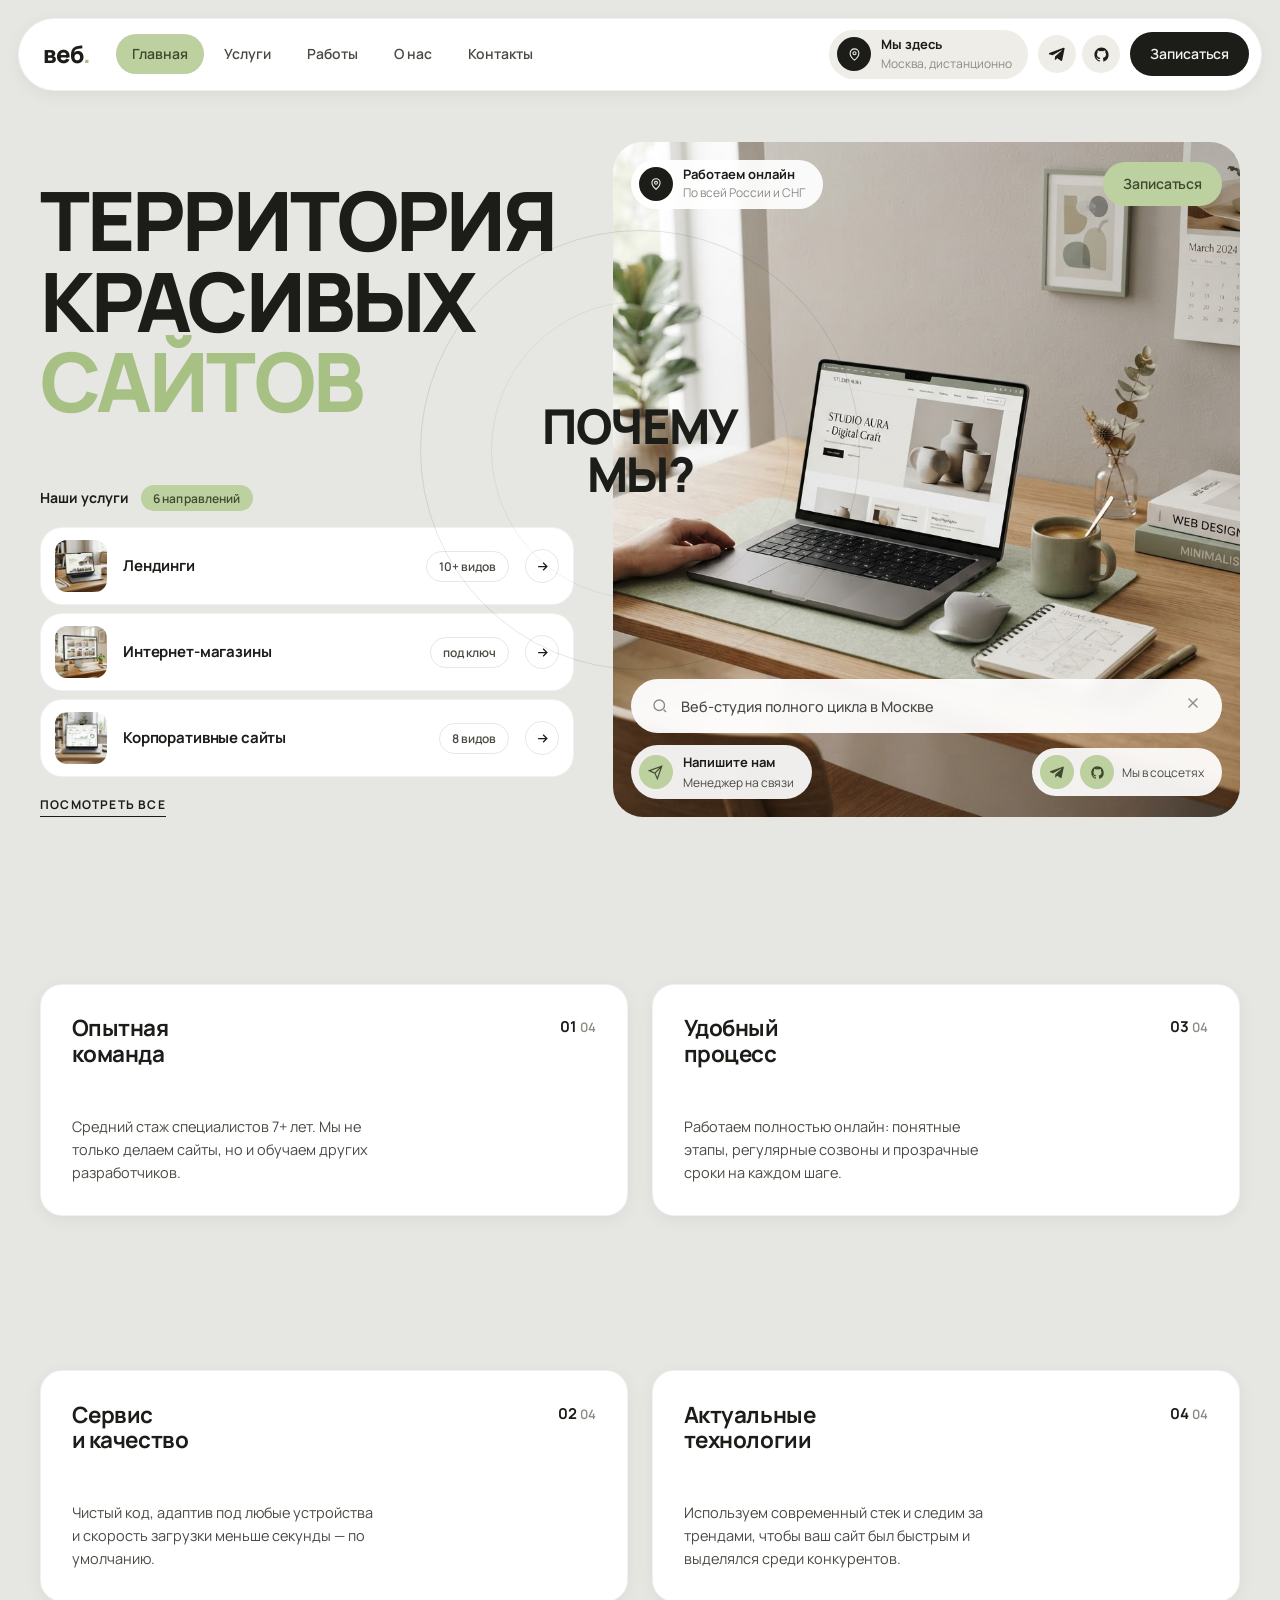
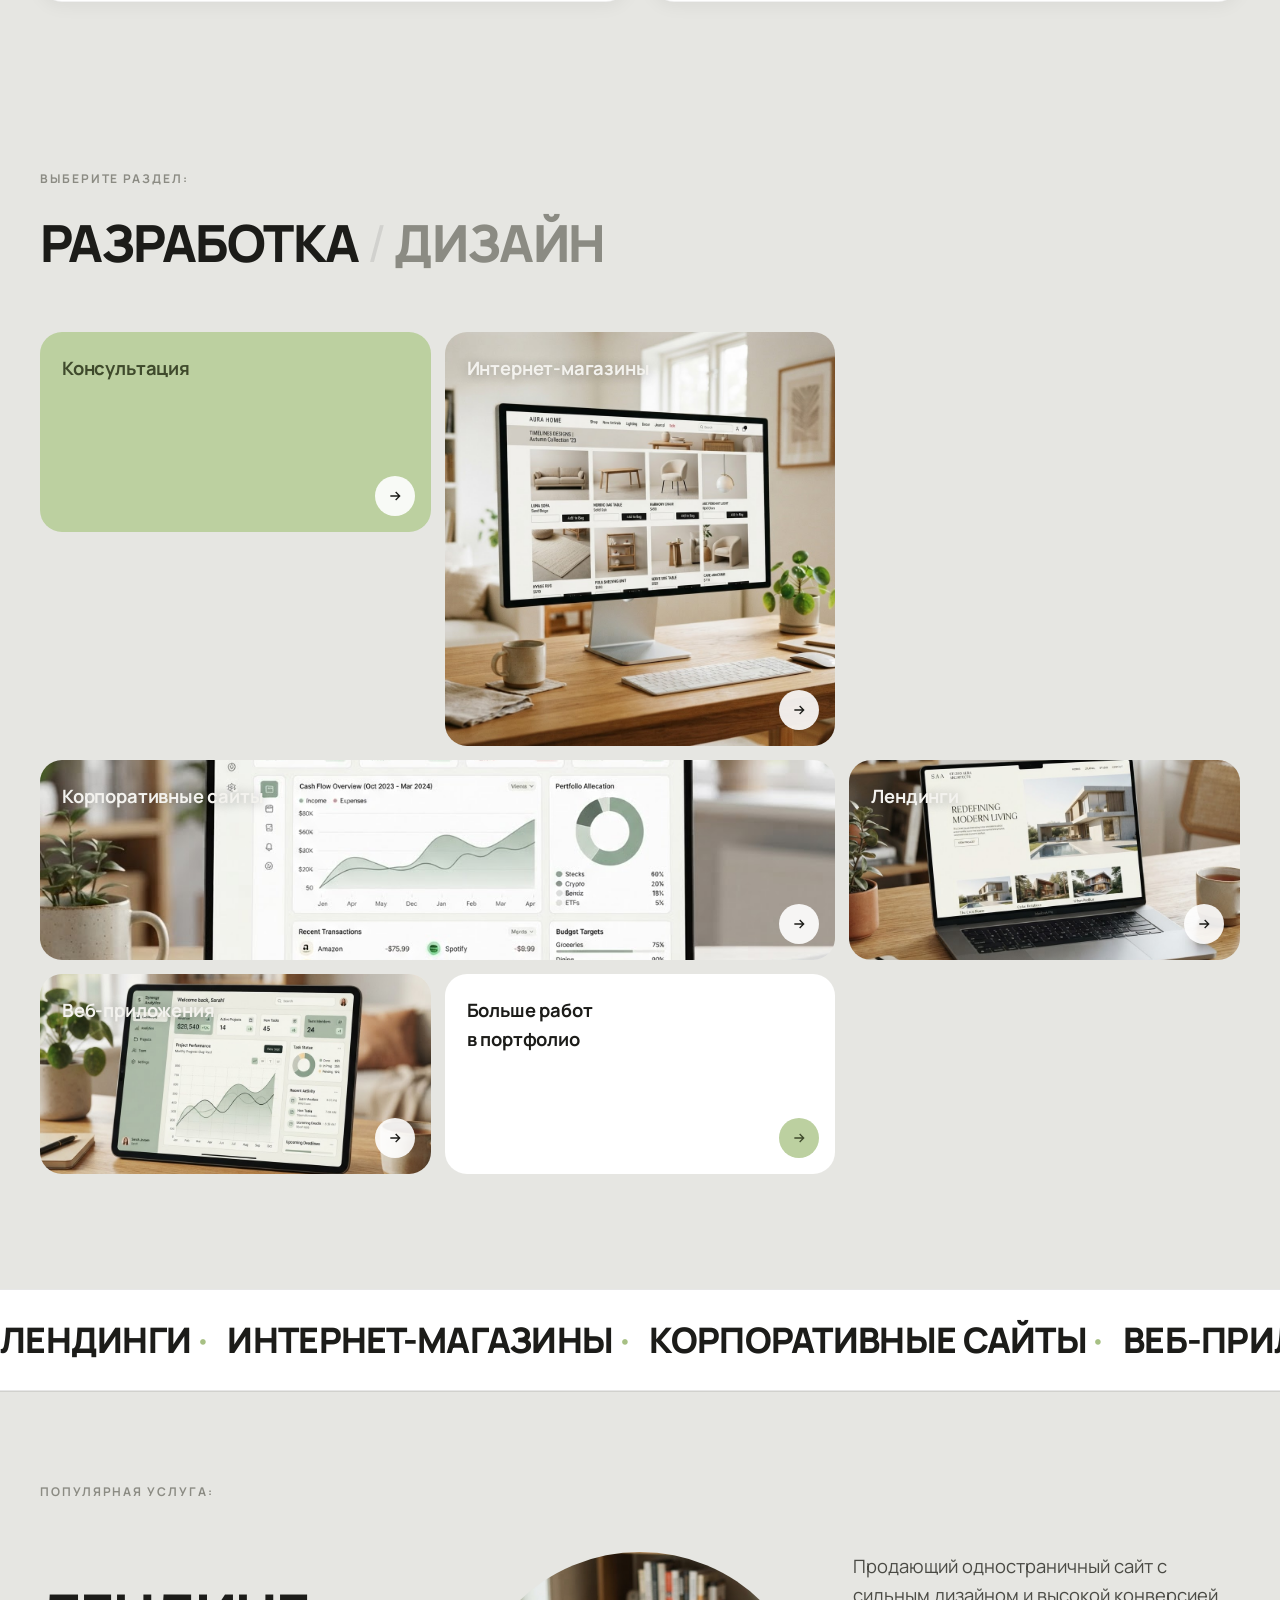
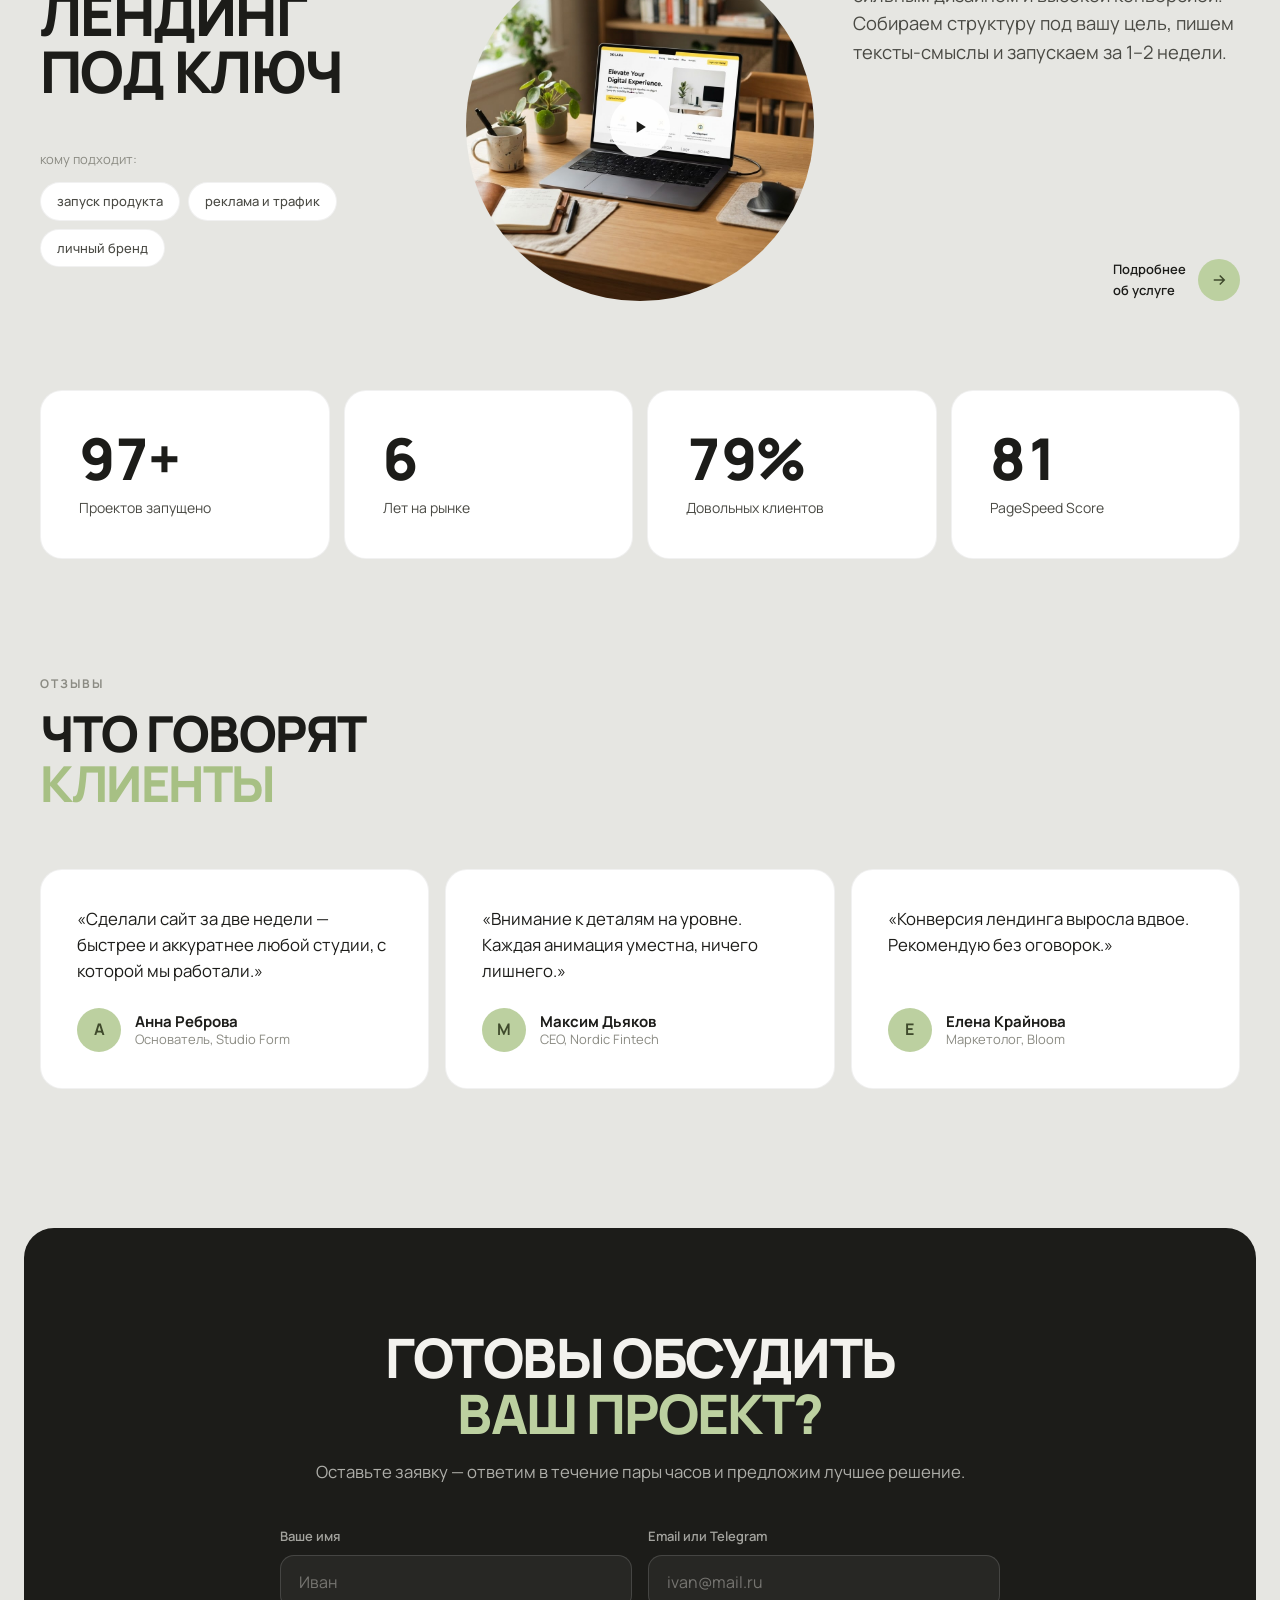
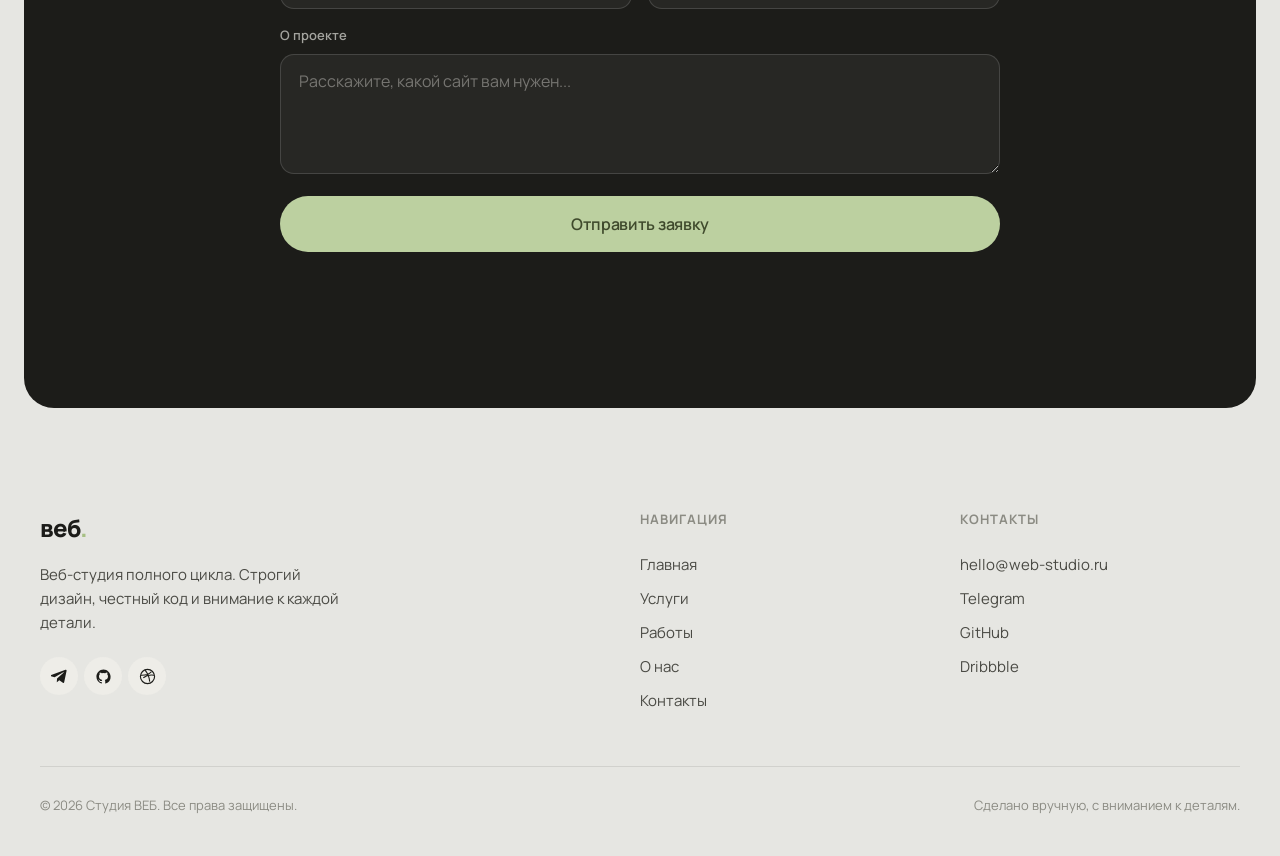
<file: index.html>
<!DOCTYPE html>
<html lang="ru">
<head>
  <meta charset="UTF-8" />
  <meta name="viewport" content="width=device-width, initial-scale=1.0" />
  <title>Студия ВЕБ — Территория красивых сайтов</title>
  <meta name="description" content="Веб-студия полного цикла: лендинги, корпоративные сайты и интернет-магазины под ключ. Строгий дизайн, чистый код и внимание к деталям." />
  <meta name="theme-color" content="#e6e6e2" />
  <link rel="preconnect" href="https://fonts.googleapis.com" />
  <link rel="preconnect" href="https://fonts.gstatic.com" crossorigin />
  <link href="https://fonts.googleapis.com/css2?family=Manrope:wght@400;500;600;700;800&display=swap" rel="stylesheet" />
  <link rel="stylesheet" href="css/style.css" />
</head>
<body>
  <!-- Loader -->
  <div class="loader" id="loader" aria-hidden="true">
    <div class="loader-mark"><span>в</span><span>е</span><span>б</span></div>
  </div>

  <!-- ============ Header ============ -->
  <header class="nav">
    <div class="nav-inner">
      <a href="index.html" class="nav-logo" aria-label="На главную">веб<span class="accent-dot">.</span></a>
      <nav class="nav-links" aria-label="Основная навигация">
        <a href="index.html" aria-current="page">Главная</a>
        <a href="services.html">Услуги</a>
        <a href="portfolio.html">Работы</a>
        <a href="about.html">О нас</a>
        <a href="contact.html">Контакты</a>
      </nav>
      <div class="nav-right">
        <div class="nav-loc">
          <span class="icon-btn" aria-hidden="true"><svg viewBox="0 0 24 24" fill="none" stroke="currentColor" stroke-width="1.7"><path d="M12 21s-7-5.2-7-11a7 7 0 0 1 14 0c0 5.8-7 11-7 11Z"/><circle cx="12" cy="10" r="2.5"/></svg></span>
          <span class="nav-loc-text"><b>Мы здесь</b><span>Москва, дистанционно</span></span>
        </div>
        <div class="social-row">
          <a href="https://t.me/" class="social-ico" target="_blank" rel="noopener" aria-label="Telegram"><svg viewBox="0 0 24 24" fill="currentColor" aria-hidden="true"><path d="M21.94 4.3 18.6 20.1c-.25 1.11-.91 1.38-1.85.86l-5.1-3.76-2.46 2.37c-.27.27-.5.5-1.02.5l.36-5.2 9.46-8.55c.41-.36-.09-.57-.64-.2L5.11 13.14l-5.03-1.57c-1.09-.34-1.11-1.09.23-1.62L20.53 2.6c.91-.34 1.71.2 1.41 1.7Z"/></svg></a>
          <a href="https://github.com/" class="social-ico" target="_blank" rel="noopener" aria-label="GitHub"><svg viewBox="0 0 24 24" fill="currentColor" aria-hidden="true"><path d="M12 2C6.48 2 2 6.58 2 12.25c0 4.53 2.87 8.37 6.84 9.73.5.1.68-.22.68-.49l-.01-1.72c-2.78.62-3.37-1.37-3.37-1.37-.46-1.18-1.11-1.5-1.11-1.5-.91-.64.07-.62.07-.62 1 .07 1.53 1.06 1.53 1.06.89 1.57 2.34 1.12 2.91.85.09-.66.35-1.12.63-1.38-2.22-.26-4.56-1.14-4.56-5.06 0-1.12.39-2.03 1.03-2.75-.1-.26-.45-1.3.1-2.72 0 0 .84-.28 2.75 1.05a9.35 9.35 0 0 1 5 0c1.91-1.33 2.75-1.05 2.75-1.05.55 1.42.2 2.46.1 2.72.64.72 1.03 1.63 1.03 2.75 0 3.93-2.34 4.79-4.57 5.05.36.32.68.94.68 1.9l-.01 2.82c0 .27.18.6.69.49A10.02 10.02 0 0 0 22 12.25C22 6.58 17.52 2 12 2Z"/></svg></a>
        </div>
        <a href="contact.html" class="btn btn-dark btn-small nav-cta">Записаться</a>
      </div>
      <button class="nav-burger" id="burger" aria-label="Открыть меню" aria-expanded="false">
        <span></span><span></span>
      </button>
    </div>
  </header>

  <!-- Mobile menu -->
  <div class="mobile-menu" id="mobileMenu" aria-hidden="true">
    <nav aria-label="Мобильная навигация">
      <a href="index.html">Главная</a>
      <a href="services.html">Услуги</a>
      <a href="portfolio.html">Работы</a>
      <a href="about.html">О нас</a>
      <a href="contact.html">Контакты</a>
    </nav>
    <div class="mobile-social">
      <a href="https://t.me/" class="social-ico" target="_blank" rel="noopener" aria-label="Telegram"><svg viewBox="0 0 24 24" fill="currentColor" aria-hidden="true"><path d="M21.94 4.3 18.6 20.1c-.25 1.11-.91 1.38-1.85.86l-5.1-3.76-2.46 2.37c-.27.27-.5.5-1.02.5l.36-5.2 9.46-8.55c.41-.36-.09-.57-.64-.2L5.11 13.14l-5.03-1.57c-1.09-.34-1.11-1.09.23-1.62L20.53 2.6c.91-.34 1.71.2 1.41 1.7Z"/></svg></a>
      <a href="https://github.com/" class="social-ico" target="_blank" rel="noopener" aria-label="GitHub"><svg viewBox="0 0 24 24" fill="currentColor" aria-hidden="true"><path d="M12 2C6.48 2 2 6.58 2 12.25c0 4.53 2.87 8.37 6.84 9.73.5.1.68-.22.68-.49l-.01-1.72c-2.78.62-3.37-1.37-3.37-1.37-.46-1.18-1.11-1.5-1.11-1.5-.91-.64.07-.62.07-.62 1 .07 1.53 1.06 1.53 1.06.89 1.57 2.34 1.12 2.91.85.09-.66.35-1.12.63-1.38-2.22-.26-4.56-1.14-4.56-5.06 0-1.12.39-2.03 1.03-2.75-.1-.26-.45-1.3.1-2.72 0 0 .84-.28 2.75 1.05a9.35 9.35 0 0 1 5 0c1.91-1.33 2.75-1.05 2.75-1.05.55 1.42.2 2.46.1 2.72.64.72 1.03 1.63 1.03 2.75 0 3.93-2.34 4.79-4.57 5.05.36.32.68.94.68 1.9l-.01 2.82c0 .27.18.6.69.49A10.02 10.02 0 0 0 22 12.25C22 6.58 17.52 2 12 2Z"/></svg></a>
    </div>
  </div>

  <main>
    <!-- ============ HERO ============ -->
    <section class="hero">
      <div class="hero-grid">
        <div class="hero-left fade-up">
          <h1 class="hero-title">Территория<br />красивых<br /><em>сайтов</em></h1>

          <div class="hero-services">
            <div class="hero-services-head">
              <span>Наши услуги</span>
              <span class="chip">6 направлений</span>
            </div>
            <div class="service-list">
              <a href="services.html" class="service-item">
                <img class="service-thumb" src="images/work-1.png" alt="" loading="lazy" />
                <h3>Лендинги</h3>
                <span class="service-count">10+ видов</span>
                <span class="service-arrow" aria-hidden="true"><svg viewBox="0 0 24 24" fill="none" stroke="currentColor" stroke-width="2"><path d="M5 12h14M13 6l6 6-6 6"/></svg></span>
              </a>
              <a href="services.html" class="service-item">
                <img class="service-thumb" src="images/work-2.png" alt="" loading="lazy" />
                <h3>Интернет-магазины</h3>
                <span class="service-count">под ключ</span>
                <span class="service-arrow" aria-hidden="true"><svg viewBox="0 0 24 24" fill="none" stroke="currentColor" stroke-width="2"><path d="M5 12h14M13 6l6 6-6 6"/></svg></span>
              </a>
              <a href="services.html" class="service-item">
                <img class="service-thumb" src="images/work-3.png" alt="" loading="lazy" />
                <h3>Корпоративные сайты</h3>
                <span class="service-count">8 видов</span>
                <span class="service-arrow" aria-hidden="true"><svg viewBox="0 0 24 24" fill="none" stroke="currentColor" stroke-width="2"><path d="M5 12h14M13 6l6 6-6 6"/></svg></span>
              </a>
            </div>
            <a href="services.html" class="service-all">Посмотреть все</a>
          </div>
        </div>

        <div class="hero-card fade-up">
          <img src="images/hero.png" alt="Рабочее место веб-дизайнера с ноутбуком" />
          <div class="hero-card-top">
            <div class="hero-loc">
              <span class="icon-btn" aria-hidden="true"><svg viewBox="0 0 24 24" fill="none" stroke="currentColor" stroke-width="1.8"><path d="M12 21s-7-5.2-7-11a7 7 0 0 1 14 0c0 5.8-7 11-7 11Z"/><circle cx="12" cy="10" r="2.5"/></svg></span>
              <span class="hero-loc-text"><b>Работаем онлайн</b><span>По всей России и СНГ</span></span>
            </div>
            <a href="contact.html" class="btn btn-accent btn-small">Записаться</a>
          </div>
          <div class="hero-search">
            <svg viewBox="0 0 24 24" fill="none" stroke="currentColor" stroke-width="1.8" aria-hidden="true"><circle cx="11" cy="11" r="7"/><path d="m20 20-3-3"/></svg>
            <span>Веб-студия полного цикла в Москве</span>
            <span class="close" aria-hidden="true"><svg viewBox="0 0 24 24" width="16" height="16" fill="none" stroke="currentColor" stroke-width="1.8"><path d="M6 6l12 12M18 6 6 18"/></svg></span>
          </div>
          <div class="hero-card-bottom">
            <div class="hero-pill">
              <span class="avatar" aria-hidden="true"><svg viewBox="0 0 24 24" fill="none" stroke="currentColor" stroke-width="1.8"><path d="M22 2 11 13M22 2l-7 20-4-9-9-4Z"/></svg></span>
              <span><b>Напишите нам</b>Менеджер на связи</span>
            </div>
            <div class="hero-social">
              <span class="dots">
                <a href="https://t.me/" target="_blank" rel="noopener" aria-label="Telegram"><svg viewBox="0 0 24 24" fill="currentColor"><path d="M21.94 4.3 18.6 20.1c-.25 1.11-.91 1.38-1.85.86l-5.1-3.76-2.46 2.37c-.27.27-.5.5-1.02.5l.36-5.2 9.46-8.55c.41-.36-.09-.57-.64-.2L5.11 13.14l-5.03-1.57c-1.09-.34-1.11-1.09.23-1.62L20.53 2.6c.91-.34 1.71.2 1.41 1.7Z"/></svg></a>
                <a href="https://github.com/" target="_blank" rel="noopener" aria-label="GitHub"><svg viewBox="0 0 24 24" fill="currentColor"><path d="M12 2C6.48 2 2 6.58 2 12.25c0 4.53 2.87 8.37 6.84 9.73.5.1.68-.22.68-.49l-.01-1.72c-2.78.62-3.37-1.37-3.37-1.37-.46-1.18-1.11-1.5-1.11-1.5-.91-.64.07-.62.07-.62 1 .07 1.53 1.06 1.53 1.06.89 1.57 2.34 1.12 2.91.85.09-.66.35-1.12.63-1.38-2.22-.26-4.56-1.14-4.56-5.06 0-1.12.39-2.03 1.03-2.75-.1-.26-.45-1.3.1-2.72 0 0 .84-.28 2.75 1.05a9.35 9.35 0 0 1 5 0c1.91-1.33 2.75-1.05 2.75-1.05.55 1.42.2 2.46.1 2.72.64.72 1.03 1.63 1.03 2.75 0 3.93-2.34 4.79-4.57 5.05.36.32.68.94.68 1.9l-.01 2.82c0 .27.18.6.69.49A10.02 10.02 0 0 0 22 12.25C22 6.58 17.52 2 12 2Z"/></svg></a>
              </span>
              <span>Мы в соцсетях</span>
            </div>
          </div>
        </div>
      </div>
    </section>

    <!-- ============ WHY US ============ -->
    <section class="whyus" id="whyus">
      <div class="container">
        <div class="whyus-center" aria-hidden="true">
          <div class="whyus-rings"></div>
          <h2>Почему<br />мы?</h2>
        </div>
        <div class="whyus-wrap">
          <article class="whyus-card fade-up">
            <div class="whyus-card-head">
              <h3>Опытная<br />команда</h3>
              <div class="whyus-num"><b>01</b> 04</div>
            </div>
            <p>Средний стаж специалистов 7+ лет. Мы не только делаем сайты, но и обучаем других разработчиков.</p>
          </article>
          <article class="whyus-card fade-up">
            <div class="whyus-card-head">
              <h3>Удобный<br />процесс</h3>
              <div class="whyus-num"><b>03</b> 04</div>
            </div>
            <p>Работаем полностью онлайн: понятные этапы, регулярные созвоны и прозрачные сроки на каждом шаге.</p>
          </article>
          <article class="whyus-card fade-up">
            <div class="whyus-card-head">
              <h3>Сервис<br />и качество</h3>
              <div class="whyus-num"><b>02</b> 04</div>
            </div>
            <p>Чистый код, адаптив под любые устройства и скорость загрузки меньше секунды — по умолчанию.</p>
          </article>
          <article class="whyus-card fade-up">
            <div class="whyus-card-head">
              <h3>Актуальные<br />технологии</h3>
              <div class="whyus-num"><b>04</b> 04</div>
            </div>
            <p>Используем современный стек и следим за трендами, чтобы ваш сайт был быстрым и выделялся среди конкурентов.</p>
          </article>
        </div>
      </div>
    </section>

    <!-- ============ BENTO ============ -->
    <section class="bento-section" id="directions">
      <div class="container">
        <p class="section-label fade-up">Выберите раздел:</p>
        <h2 class="bento-switch fade-up">Разработка <span class="sep">/</span> <span class="off">Дизайн</span></h2>
        <div class="bento">
          <div class="bento-card accent on-light fade-up">
            <h3>Консультация</h3>
            <a href="services.html" class="go" aria-label="Подробнее"><svg viewBox="0 0 24 24" fill="none" stroke="currentColor" stroke-width="2"><path d="M5 12h14M13 6l6 6-6 6"/></svg></a>
          </div>
          <div class="bento-card bento-tall fade-up">
            <img src="images/work-2.png" alt="Интернет-магазин" loading="lazy" />
            <h3>Интернет-магазины</h3>
            <a href="portfolio.html" class="go" aria-label="Подробнее"><svg viewBox="0 0 24 24" fill="none" stroke="currentColor" stroke-width="2"><path d="M5 12h14M13 6l6 6-6 6"/></svg></a>
          </div>
          <div class="bento-card bento-wide fade-up">
            <img src="images/work-3.png" alt="Корпоративный сайт" loading="lazy" />
            <h3>Корпоративные сайты</h3>
            <a href="portfolio.html" class="go" aria-label="Подробнее"><svg viewBox="0 0 24 24" fill="none" stroke="currentColor" stroke-width="2"><path d="M5 12h14M13 6l6 6-6 6"/></svg></a>
          </div>
          <div class="bento-card fade-up">
            <img src="images/work-1.png" alt="Лендинги" loading="lazy" />
            <h3>Лендинги</h3>
            <a href="portfolio.html" class="go" aria-label="Подробнее"><svg viewBox="0 0 24 24" fill="none" stroke="currentColor" stroke-width="2"><path d="M5 12h14M13 6l6 6-6 6"/></svg></a>
          </div>
          <div class="bento-card fade-up">
            <img src="images/shape-green.png" alt="Веб-приложения" loading="lazy" />
            <h3>Веб-приложения</h3>
            <a href="portfolio.html" class="go" aria-label="Подробнее"><svg viewBox="0 0 24 24" fill="none" stroke="currentColor" stroke-width="2"><path d="M5 12h14M13 6l6 6-6 6"/></svg></a>
          </div>
          <div class="bento-card on-light fade-up" style="background:var(--card)">
            <h3 style="color:var(--ink)">Больше работ<br />в портфолио</h3>
            <a href="portfolio.html" class="go" style="background:var(--accent);color:var(--accent-ink)" aria-label="Подробнее"><svg viewBox="0 0 24 24" fill="none" stroke="currentColor" stroke-width="2"><path d="M5 12h14M13 6l6 6-6 6"/></svg></a>
          </div>
        </div>
      </div>
    </section>

    <!-- ============ MARQUEE ============ -->
    <div class="marquee" aria-hidden="true">
      <div class="marquee-track">
        <span>Лендинги<span class="dot"> · </span>Интернет-магазины<span class="dot"> · </span>Корпоративные сайты<span class="dot"> · </span>Веб-приложения<span class="dot"> · </span>Редизайн<span class="dot"> · </span>SEO<span class="dot"> · </span></span>
        <span>Лендинги<span class="dot"> · </span>Интернет-магазины<span class="dot"> · </span>Корпоративные сайты<span class="dot"> · </span>Веб-приложения<span class="dot"> · </span>Редизайн<span class="dot"> · </span>SEO<span class="dot"> · </span></span>
      </div>
    </div>

    <!-- ============ FEATURED ============ -->
    <section class="featured" id="featured">
      <div class="container">
        <p class="featured-label fade-up">Популярная услуга:</p>
        <div class="featured-grid">
          <div class="fade-up">
            <h2 class="featured-title">Лендинг<br />под ключ</h2>
            <p class="featured-tags-label">кому подходит:</p>
            <div class="featured-tags">
              <span class="featured-tag">запуск продукта</span>
              <span class="featured-tag">реклама и трафик</span>
              <span class="featured-tag">личный бренд</span>
            </div>
          </div>
          <div class="featured-media fade-up">
            <img src="images/featured-round.png" alt="Разработка лендинга" loading="lazy" />
            <button class="featured-play" aria-label="Смотреть видео"><svg viewBox="0 0 24 24" fill="currentColor"><path d="M8 5v14l11-7z"/></svg></button>
          </div>
          <div class="featured-right fade-up">
            <p class="featured-desc">Продающий одностраничный сайт с сильным дизайном и высокой конверсией. Собираем структуру под вашу цель, пишем тексты-смыслы и запускаем за 1–2 недели.</p>
            <a href="services.html" class="featured-more">
              Подробнее<br />об услуге
              <span class="icon-btn icon-btn-accent" aria-hidden="true"><svg viewBox="0 0 24 24" fill="none" stroke="currentColor" stroke-width="2"><path d="M5 12h14M13 6l6 6-6 6"/></svg></span>
            </a>
          </div>
        </div>
      </div>
    </section>

    <!-- ============ STATS ============ -->
    <section class="section-pad" style="padding-top:0">
      <div class="container">
        <div class="stats-grid">
          <div class="stat fade-up">
            <div class="stat-value" data-count="120" data-suffix="+">0</div>
            <div class="stat-label">Проектов запущено</div>
          </div>
          <div class="stat fade-up">
            <div class="stat-value" data-count="7">0</div>
            <div class="stat-label">Лет на рынке</div>
          </div>
          <div class="stat fade-up">
            <div class="stat-value" data-count="98" data-suffix="%">0</div>
            <div class="stat-label">Довольных клиентов</div>
          </div>
          <div class="stat fade-up">
            <div class="stat-value" data-count="100">0</div>
            <div class="stat-label">PageSpeed Score</div>
          </div>
        </div>
      </div>
    </section>

    <!-- ============ REVIEWS ============ -->
    <section class="section-pad" style="padding-top:0" id="reviews">
      <div class="container">
        <div class="section-head">
          <div class="section-head-text">
            <p class="section-label fade-up">Отзывы</p>
            <h2 class="section-title fade-up">Что говорят<br /><em>клиенты</em></h2>
          </div>
        </div>
        <div class="quote-grid">
          <figure class="quote-card fade-up">
            <p>«Сделали сайт за две недели — быстрее и аккуратнее любой студии, с которой мы работали.»</p>
            <figcaption class="quote-author"><span class="dot">А</span><span><b>Анна Реброва</b><span>Основатель, Studio Form</span></span></figcaption>
          </figure>
          <figure class="quote-card fade-up">
            <p>«Внимание к деталям на уровне. Каждая анимация уместна, ничего лишнего.»</p>
            <figcaption class="quote-author"><span class="dot">М</span><span><b>Максим Дьяков</b><span>CEO, Nordic Fintech</span></span></figcaption>
          </figure>
          <figure class="quote-card fade-up">
            <p>«Конверсия лендинга выросла вдвое. Рекомендую без оговорок.»</p>
            <figcaption class="quote-author"><span class="dot">Е</span><span><b>Елена Крайнова</b><span>Маркетолог, Bloom</span></span></figcaption>
          </figure>
        </div>
      </div>
    </section>

    <!-- ============ CTA ============ -->
    <section class="contact-section" id="contact">
      <div class="contact-inner">
        <h2 class="contact-title fade-up">Готовы обсудить<br /><em>ваш проект?</em></h2>
        <p class="contact-sub fade-up">Оставьте заявку — ответим в течение пары часов и предложим лучшее решение.</p>
        <form class="contact-form fade-up" id="contactForm">
          <div class="form-row">
            <div class="form-field">
              <label for="name">Ваше имя</label>
              <input type="text" id="name" name="name" placeholder="Иван" required autocomplete="name" />
            </div>
            <div class="form-field">
              <label for="email">Email или Telegram</label>
              <input type="text" id="email" name="email" placeholder="ivan@mail.ru" required />
            </div>
          </div>
          <div class="form-field">
            <label for="message">О проекте</label>
            <textarea id="message" name="message" rows="4" placeholder="Расскажите, какой сайт вам нужен..." required></textarea>
          </div>
          <button type="submit" class="btn btn-accent btn-large" id="submitBtn">Отправить заявку</button>
          <p class="form-success" id="formSuccess" role="status" aria-live="polite"></p>
        </form>
      </div>
    </section>
  </main>

  <!-- ============ FOOTER ============ -->
  <footer class="footer">
    <div class="container">
      <div class="footer-top">
        <div class="footer-brand">
          <a href="index.html" class="nav-logo">веб<span class="accent-dot">.</span></a>
          <p>Веб-студия полного цикла. Строгий дизайн, честный код и внимание к каждой детали.</p>
          <div class="social-row">
            <a href="https://t.me/" class="social-ico" target="_blank" rel="noopener" aria-label="Telegram"><svg viewBox="0 0 24 24" fill="currentColor" aria-hidden="true"><path d="M21.94 4.3 18.6 20.1c-.25 1.11-.91 1.38-1.85.86l-5.1-3.76-2.46 2.37c-.27.27-.5.5-1.02.5l.36-5.2 9.46-8.55c.41-.36-.09-.57-.64-.2L5.11 13.14l-5.03-1.57c-1.09-.34-1.11-1.09.23-1.62L20.53 2.6c.91-.34 1.71.2 1.41 1.7Z"/></svg></a>
            <a href="https://github.com/" class="social-ico" target="_blank" rel="noopener" aria-label="GitHub"><svg viewBox="0 0 24 24" fill="currentColor" aria-hidden="true"><path d="M12 2C6.48 2 2 6.58 2 12.25c0 4.53 2.87 8.37 6.84 9.73.5.1.68-.22.68-.49l-.01-1.72c-2.78.62-3.37-1.37-3.37-1.37-.46-1.18-1.11-1.5-1.11-1.5-.91-.64.07-.62.07-.62 1 .07 1.53 1.06 1.53 1.06.89 1.57 2.34 1.12 2.91.85.09-.66.35-1.12.63-1.38-2.22-.26-4.56-1.14-4.56-5.06 0-1.12.39-2.03 1.03-2.75-.1-.26-.45-1.3.1-2.72 0 0 .84-.28 2.75 1.05a9.35 9.35 0 0 1 5 0c1.91-1.33 2.75-1.05 2.75-1.05.55 1.42.2 2.46.1 2.72.64.72 1.03 1.63 1.03 2.75 0 3.93-2.34 4.79-4.57 5.05.36.32.68.94.68 1.9l-.01 2.82c0 .27.18.6.69.49A10.02 10.02 0 0 0 22 12.25C22 6.58 17.52 2 12 2Z"/></svg></a>
            <a href="https://dribbble.com/" class="social-ico" target="_blank" rel="noopener" aria-label="Dribbble"><svg viewBox="0 0 24 24" fill="none" stroke="currentColor" stroke-width="1.6" aria-hidden="true"><circle cx="12" cy="12" r="10"/><path d="M8.5 2.9c4 4.5 6 9.6 6.6 16.4M21.7 10.3c-6.5-1-12 .4-15.6 3.4M2.4 10.2c5.9.3 11.2-1 15-4.7"/></svg></a>
          </div>
        </div>
        <div class="footer-col">
          <h4>Навигация</h4>
          <a href="index.html">Главная</a>
          <a href="services.html">Услуги</a>
          <a href="portfolio.html">Работы</a>
          <a href="about.html">О нас</a>
          <a href="contact.html">Контакты</a>
        </div>
        <div class="footer-col">
          <h4>Контакты</h4>
          <a href="mailto:hello@web-studio.ru">hello@web-studio.ru</a>
          <a href="https://t.me/" target="_blank" rel="noopener">Telegram</a>
          <a href="https://github.com/" target="_blank" rel="noopener">GitHub</a>
          <a href="https://dribbble.com/" target="_blank" rel="noopener">Dribbble</a>
        </div>
      </div>
      <div class="footer-bottom">
        <span>© 2026 Студия ВЕБ. Все права защищены.</span>
        <span>Сделано вручную, с вниманием к деталям.</span>
      </div>
    </div>
  </footer>

  <script src="js/main.js"></script>
</body>
</html>
</file>
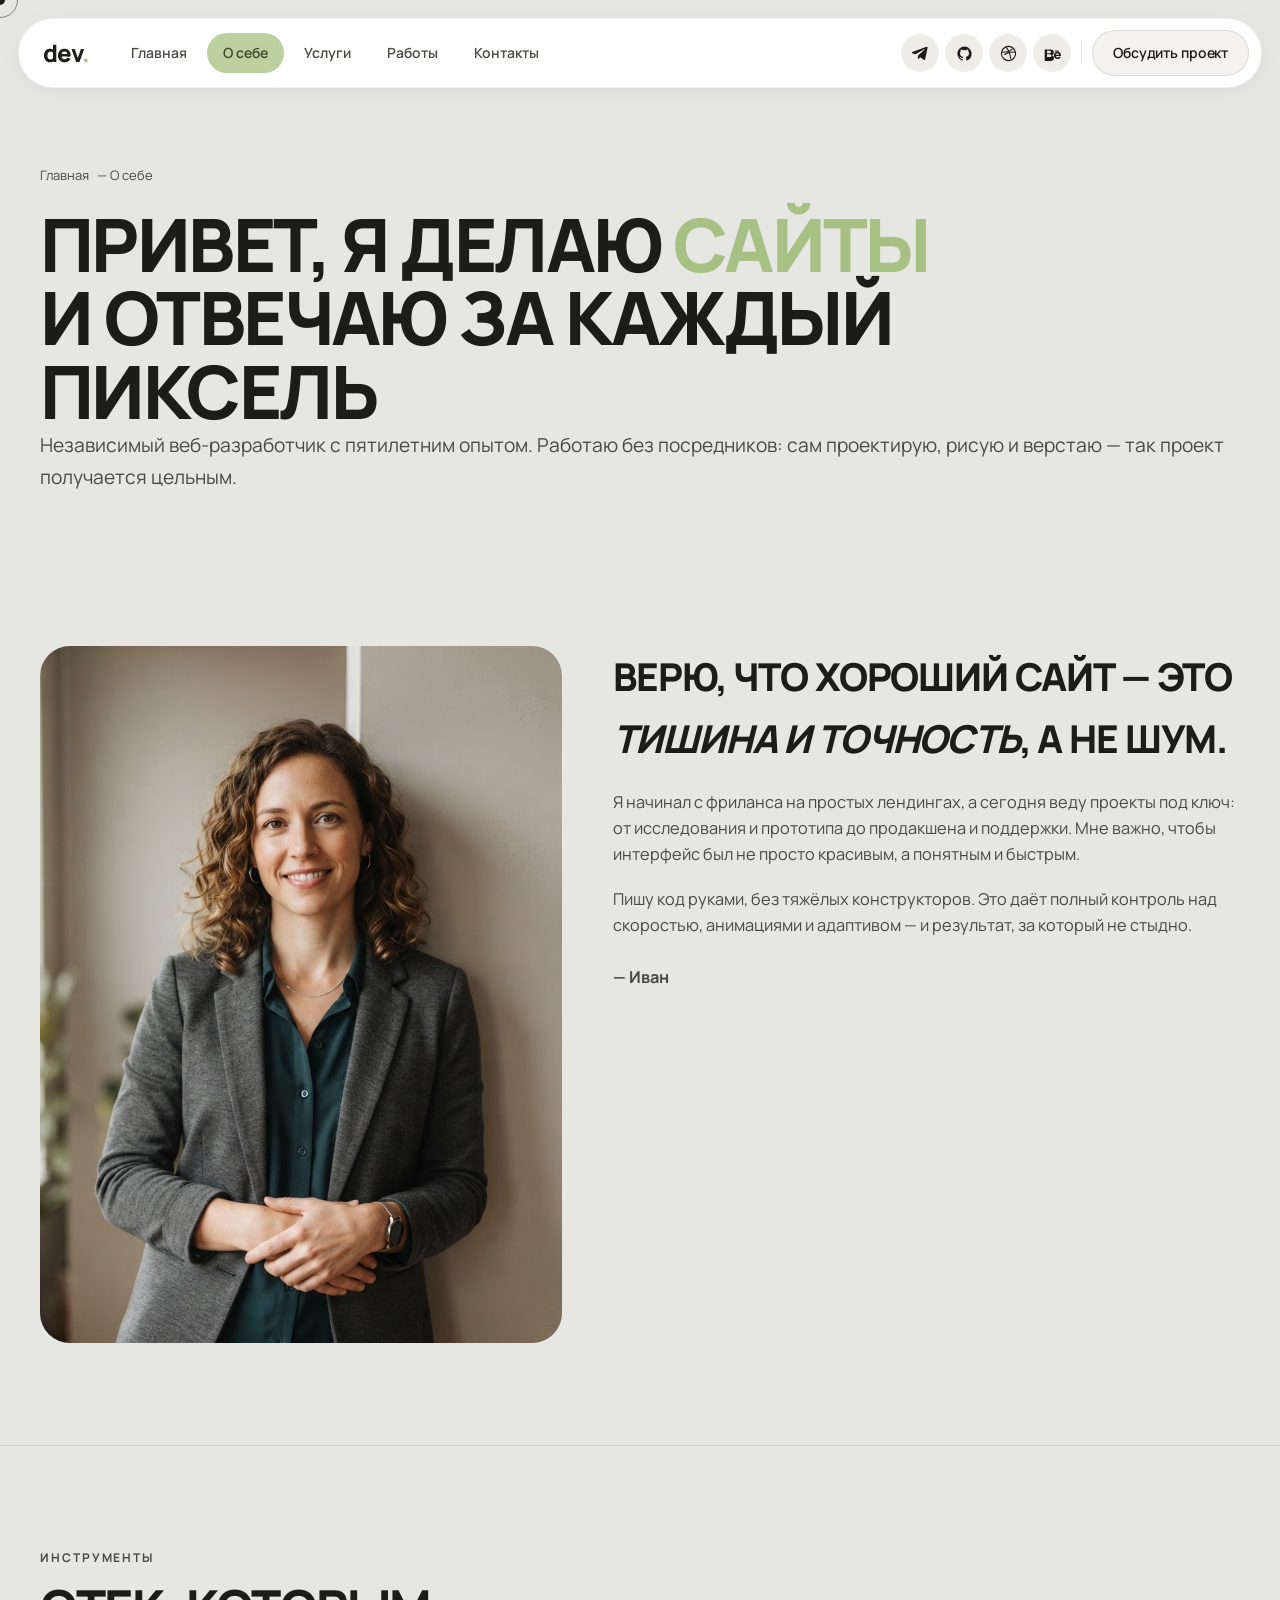
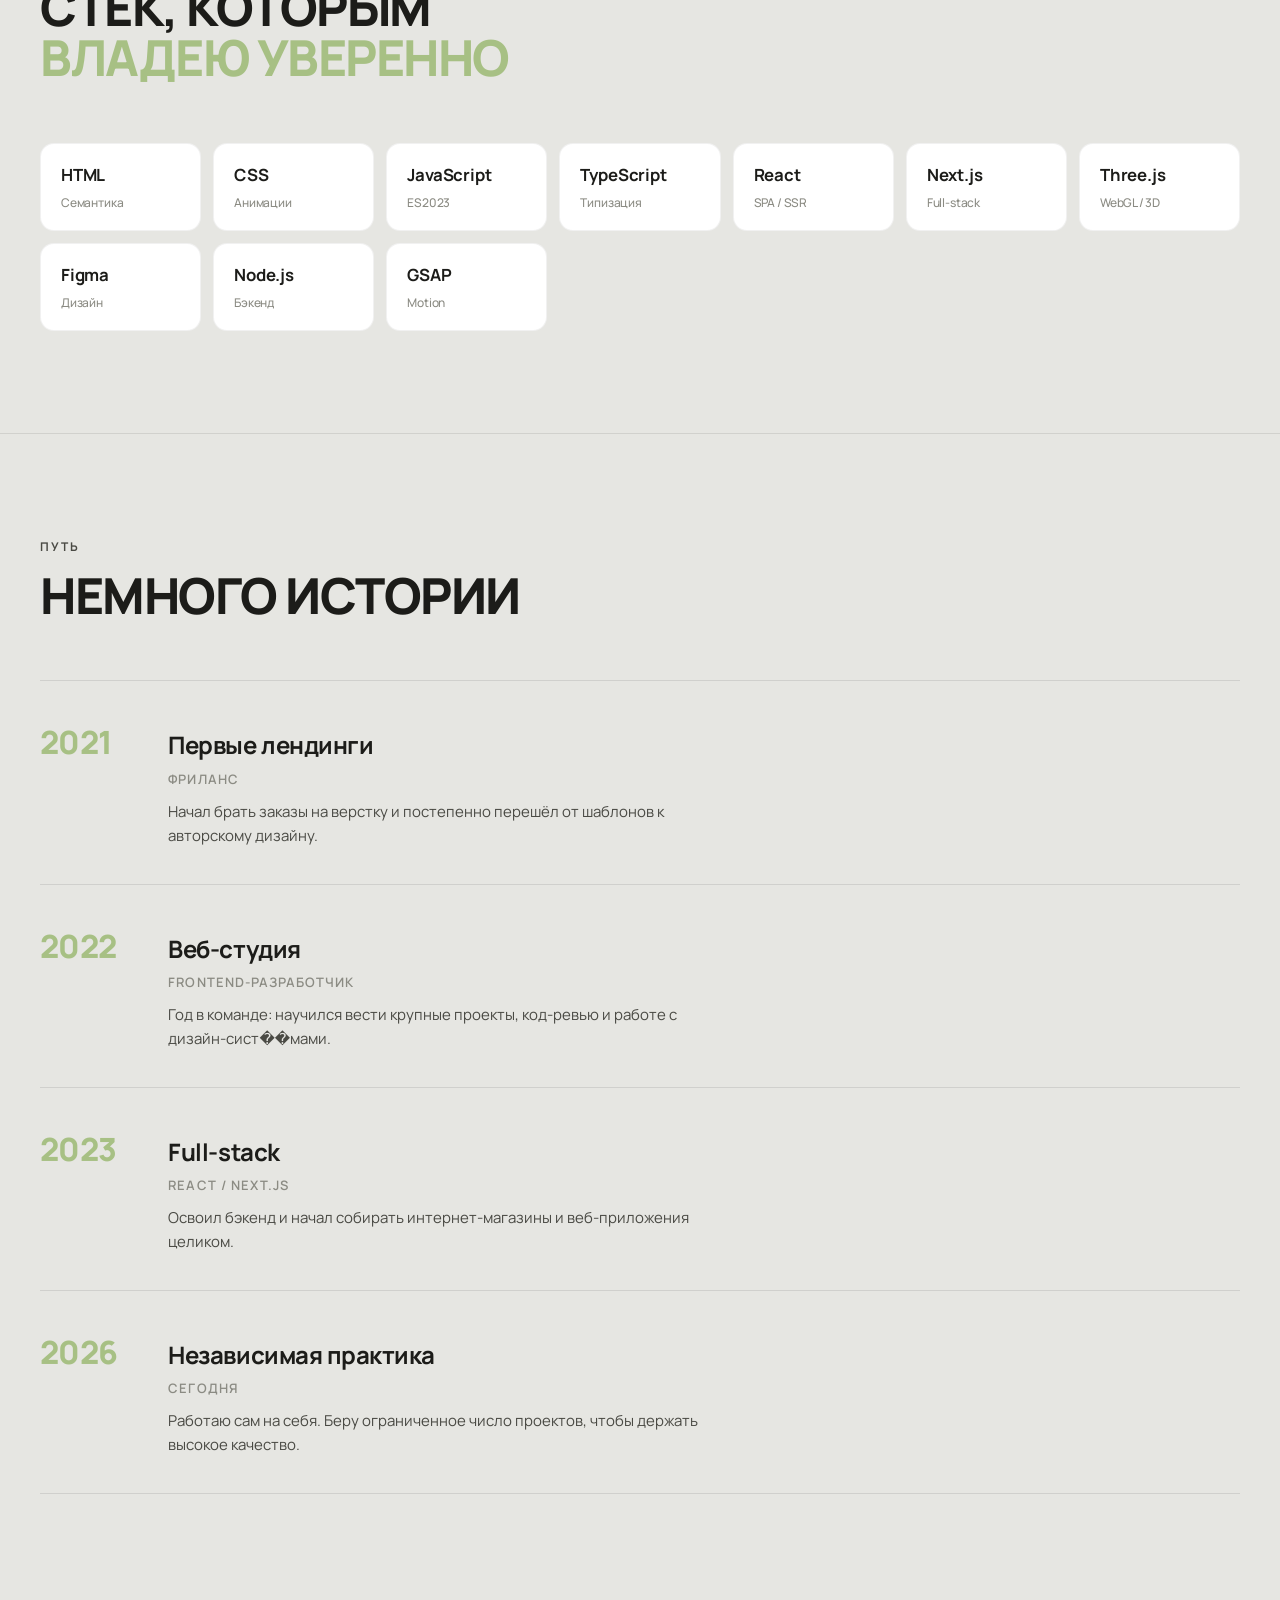
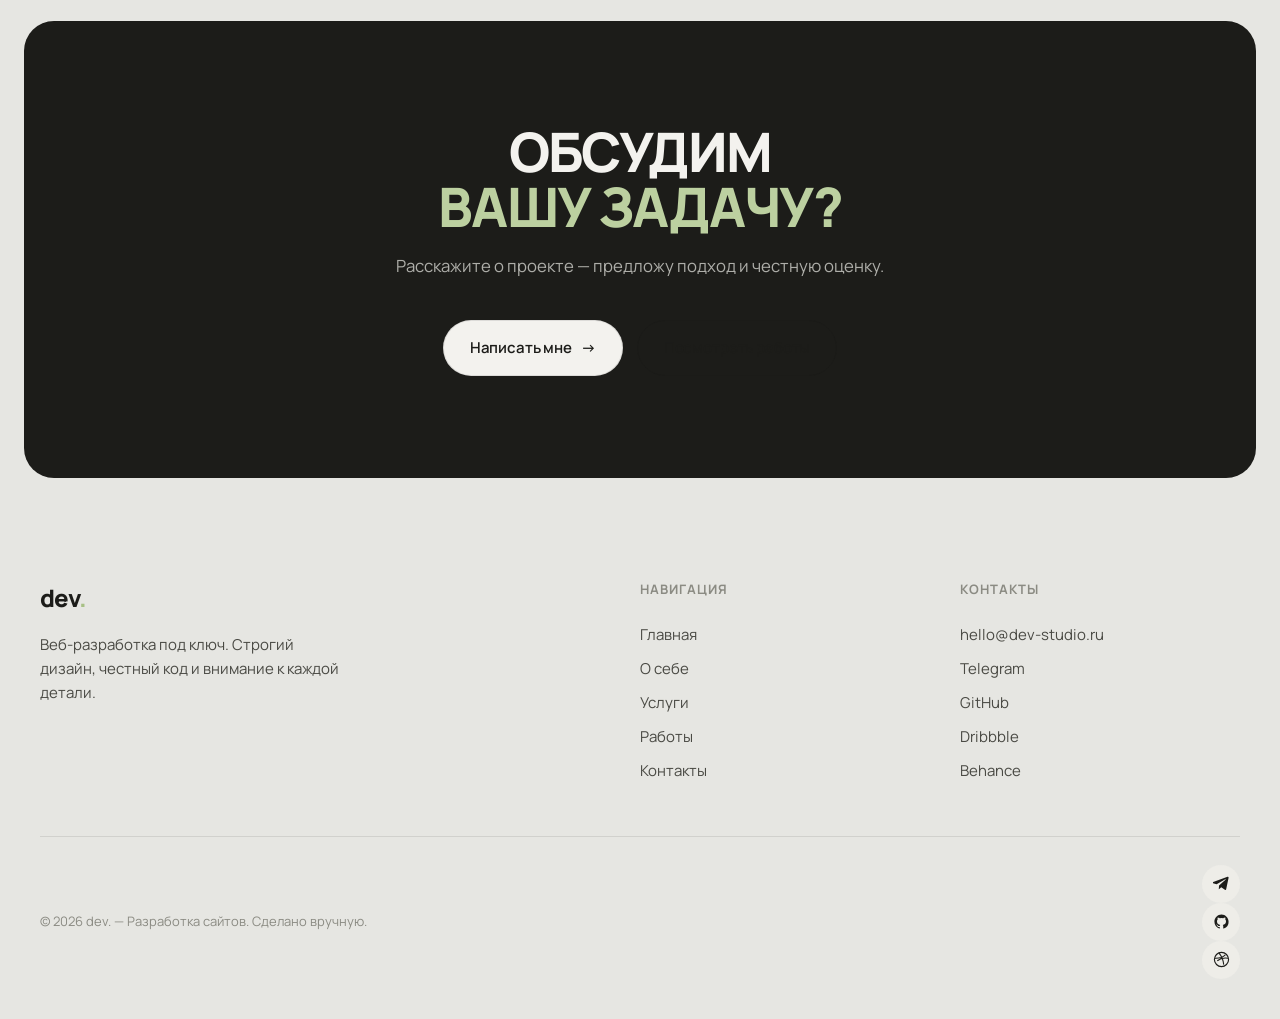
<file: about.html>
<!DOCTYPE html>
<html lang="ru">
<head>
  <meta charset="UTF-8" />
  <meta name="viewport" content="width=device-width, initial-scale=1.0" />
  <title>О себе — dev.</title>
  <meta name="description" content="Я — независимый веб-разработчик. Проектирую и собираю сайты вручную: строгий дизайн, чистый код и внимание к деталям." />
  <meta name="theme-color" content="#e6e6e2" />
  <link rel="preconnect" href="https://fonts.googleapis.com" />
  <link rel="preconnect" href="https://fonts.gstatic.com" crossorigin />
  <link href="https://fonts.googleapis.com/css2?family=Manrope:wght@400;500;600;700;800&display=swap" rel="stylesheet" />
  <link rel="stylesheet" href="css/style.css" />
</head>
<body>
  <div class="cursor" id="cursor" aria-hidden="true"></div>
  <div class="cursor-follower" id="cursorFollower" aria-hidden="true"></div>

  <!-- ============ Header ============ -->
  <header class="nav" id="nav">
    <div class="nav-inner">
      <a href="index.html" class="nav-logo" aria-label="На главную">dev<span class="accent-dot">.</span></a>
      <nav class="nav-links" aria-label="Основная навигация">
        <a href="index.html">Главная</a>
        <a href="about.html" aria-current="page">О себе</a>
        <a href="services.html">Услуги</a>
        <a href="portfolio.html">Работы</a>
        <a href="contact.html">Контакты</a>
      </nav>
      <div class="nav-right">
        <div class="social-row">
          <a href="https://t.me/" class="social-ico" target="_blank" rel="noopener" aria-label="Telegram"><svg viewBox="0 0 24 24" fill="currentColor" aria-hidden="true"><path d="M21.94 4.3 18.6 20.1c-.25 1.11-.91 1.38-1.85.86l-5.1-3.76-2.46 2.37c-.27.27-.5.5-1.02.5l.36-5.2 9.46-8.55c.41-.36-.09-.57-.64-.2L5.11 13.14l-5.03-1.57c-1.09-.34-1.11-1.09.23-1.62L20.53 2.6c.91-.34 1.71.2 1.41 1.7Z"/></svg></a>
          <a href="https://github.com/" class="social-ico" target="_blank" rel="noopener" aria-label="GitHub"><svg viewBox="0 0 24 24" fill="currentColor" aria-hidden="true"><path d="M12 2C6.48 2 2 6.58 2 12.25c0 4.53 2.87 8.37 6.84 9.73.5.1.68-.22.68-.49l-.01-1.72c-2.78.62-3.37-1.37-3.37-1.37-.46-1.18-1.11-1.5-1.11-1.5-.91-.64.07-.62.07-.62 1 .07 1.53 1.06 1.53 1.06.89 1.57 2.34 1.12 2.91.85.09-.66.35-1.12.63-1.38-2.22-.26-4.56-1.14-4.56-5.06 0-1.12.39-2.03 1.03-2.75-.1-.26-.45-1.3.1-2.72 0 0 .84-.28 2.75 1.05a9.35 9.35 0 0 1 5 0c1.91-1.33 2.75-1.05 2.75-1.05.55 1.42.2 2.46.1 2.72.64.72 1.03 1.63 1.03 2.75 0 3.93-2.34 4.79-4.57 5.05.36.32.68.94.68 1.9l-.01 2.82c0 .27.18.6.69.49A10.02 10.02 0 0 0 22 12.25C22 6.58 17.52 2 12 2Z"/></svg></a>
          <a href="https://dribbble.com/" class="social-ico" target="_blank" rel="noopener" aria-label="Dribbble"><svg viewBox="0 0 24 24" fill="none" stroke="currentColor" stroke-width="1.6" aria-hidden="true"><circle cx="12" cy="12" r="10"/><path d="M8.5 2.9c4 4.5 6 9.6 6.6 16.4M21.7 10.3c-6.5-1-12 .4-15.6 3.4M2.4 10.2c5.9.3 11.2-1 15-4.7"/></svg></a>
          <a href="https://behance.net/" class="social-ico" target="_blank" rel="noopener" aria-label="Behance"><svg viewBox="0 0 24 24" fill="currentColor" aria-hidden="true"><path d="M8.3 6.3c.9 0 1.7.08 2.4.24.7.16 1.3.42 1.7.77.5.35.8.8 1.05 1.36.24.55.36 1.23.36 2.02 0 .92-.2 1.68-.63 2.3-.42.6-1.05 1.1-1.9 1.5.94.28 1.65.75 2.12 1.42.47.67.7 1.48.7 2.42 0 .77-.15 1.43-.44 1.98-.29.55-.7 1-1.2 1.34-.5.35-1.08.6-1.72.76-.64.16-1.3.24-1.97.24H1V6.3h7.3ZM7.9 11.5c.56 0 1.02-.13 1.38-.4.36-.27.53-.7.53-1.3 0-.34-.06-.62-.18-.83a1.3 1.3 0 0 0-.5-.5 2 2 0 0 0-.72-.25 5 5 0 0 0-.85-.07H4.3v3.35h3.6Zm.2 5.6c.32 0 .62-.03.9-.1.28-.06.53-.17.74-.32.2-.15.37-.35.5-.6.12-.26.18-.58.18-.97 0-.76-.21-1.3-.64-1.63-.43-.32-1-.48-1.7-.48H4.3v4.1h3.8ZM17.5 17.2c.4.38.96.57 1.7.57.53 0 .98-.13 1.37-.4.38-.26.62-.54.7-.83h2.36c-.38 1.17-.96 2-1.74 2.5-.78.5-1.72.75-2.83.75-.77 0-1.46-.12-2.08-.37a4.3 4.3 0 0 1-1.57-1.05 4.6 4.6 0 0 1-1-1.63 6.1 6.1 0 0 1-.35-2.1c0-.75.12-1.44.36-2.08a4.86 4.86 0 0 1 2.6-2.74 5.1 5.1 0 0 1 2.05-.4c.85 0 1.6.17 2.24.5.63.32 1.15.77 1.55 1.32.4.56.7 1.2.87 1.9.17.72.23 1.47.18 2.25h-7.02c0 .8.27 1.45.68 1.84Zm2.96-4.98c-.32-.35-.83-.53-1.5-.53-.44 0-.8.08-1.1.23-.28.15-.5.33-.68.55-.17.2-.29.43-.35.66-.07.24-.1.44-.12.63h4.35c-.06-.68-.28-1.2-.6-1.57ZM15.4 7.68h5.44V9h-5.44V7.68Z"/></svg></a>
        </div>
        <div class="nav-divider" aria-hidden="true"></div>
        <a href="contact.html" class="btn btn-small btn-light nav-cta">Обсудить проект</a>
      </div>
      <button class="nav-burger" id="burger" aria-label="Открыть меню" aria-expanded="false"><span></span><span></span></button>
    </div>
  </header>

  <div class="mobile-menu" id="mobileMenu" aria-hidden="true">
    <nav aria-label="Мобильная навигация">
      <a href="index.html">Главная</a>
      <a href="about.html">О себе</a>
      <a href="services.html">Услуги</a>
      <a href="portfolio.html">Работы</a>
      <a href="contact.html">Контакты</a>
    </nav>
  </div>

  <main>
    <!-- Page hero -->
    <section class="page-hero section-dark">
      <div class="container">
        <p class="breadcrumb fade-up"><a href="index.html">Главная</a> — О себе</p>
        <h1 class="page-title fade-up">Привет, я делаю <em>сайты</em><br />и отвечаю за каждый пиксель</h1>
        <p class="lead fade-up">Независимый веб-разработчик с пятилетним опытом. Работаю без посредников: сам проектирую, рисую и верстаю — так проект получается цельным.</p>
      </div>
    </section>

    <!-- About -->
    <section class="section section-dark">
      <div class="container">
        <div class="about-grid">
          <div class="about-photo fade-up">
            <img src="images/avatar.png" alt="Портрет веб-разработчика" />
          </div>
          <div class="about-copy">
            <h2 class="fade-up">Верю, что хороший сайт — это <em>тишина и точность</em>, а не шум.</h2>
            <p class="fade-up">Я начинал с фриланса на простых лендингах, а сегодня веду проекты под ключ: от исследования и прототипа до продакшена и поддержки. Мне важно, чтобы интерфейс был не просто красивым, а понятным и быстрым.</p>
            <p class="fade-up">Пишу код руками, без тяжёлых конструкторов. Это даёт полный контроль над скоростью, анимациями и адаптивом — и результат, за который не стыдно.</p>
            <p class="about-signature fade-up">— Иван</p>
          </div>
        </div>
      </div>
    </section>

    <!-- Stack -->
    <section class="section section-dark" style="border-top:1px solid var(--line)">
      <div class="container">
        <div class="section-head">
          <div class="section-head-text">
            <p class="section-label fade-up">Инструменты</p>
            <h2 class="section-title fade-up">Стек, которым<br /><em>владею уверенно</em></h2>
          </div>
        </div>
        <div class="stack-grid fade-up">
          <div class="stack-item">HTML<small>Семантика</small></div>
          <div class="stack-item">CSS<small>Анимации</small></div>
          <div class="stack-item">JavaScript<small>ES2023</small></div>
          <div class="stack-item">TypeScript<small>Типизация</small></div>
          <div class="stack-item">React<small>SPA / SSR</small></div>
          <div class="stack-item">Next.js<small>Full-stack</small></div>
          <div class="stack-item">Three.js<small>WebGL / 3D</small></div>
          <div class="stack-item">Figma<small>Дизайн</small></div>
          <div class="stack-item">Node.js<small>Бэкенд</small></div>
          <div class="stack-item">GSAP<small>Motion</small></div>
        </div>
      </div>
    </section>

    <!-- Experience timeline -->
    <section class="section section-dark" style="border-top:1px solid var(--line)">
      <div class="container">
        <div class="section-head">
          <div class="section-head-text">
            <p class="section-label fade-up">Путь</p>
            <h2 class="section-title fade-up">Немного истории</h2>
          </div>
        </div>
        <div class="timeline">
          <div class="tl-item fade-up">
            <div class="tl-year">2021</div>
            <div class="tl-body"><h3>Первые лендинги</h3><span>Фриланс</span><p>Начал брать заказы на верстку и постепенно перешёл от шаблонов к авторскому дизайну.</p></div>
          </div>
          <div class="tl-item fade-up">
            <div class="tl-year">2022</div>
            <div class="tl-body"><h3>Веб-студия</h3><span>Frontend-разработчик</span><p>Год в команде: научился вести крупные проекты, код-ревью и работе с дизайн-сист��мами.</p></div>
          </div>
          <div class="tl-item fade-up">
            <div class="tl-year">2023</div>
            <div class="tl-body"><h3>Full-stack</h3><span>React / Next.js</span><p>Освоил бэкенд и начал собирать интернет-магазины и веб-приложения целиком.</p></div>
          </div>
          <div class="tl-item fade-up">
            <div class="tl-year">2026</div>
            <div class="tl-body"><h3>Независимая практика</h3><span>Сегодня</span><p>Работаю сам на себя. Беру ограниченное число проектов, чтобы держать высокое качество.</p></div>
          </div>
        </div>
      </div>
    </section>

    <!-- CTA -->
    <section class="section section-dark contact-section" style="border-top:1px solid var(--line)">
      <div class="container contact-inner">
        <h2 class="contact-title fade-up">Обсудим<br /><em>вашу задачу?</em></h2>
        <p class="contact-sub fade-up">Расскажите о проекте — предложу подход и честную оценку.</p>
        <div class="fade-up" style="display:flex;gap:14px;justify-content:center;flex-wrap:wrap">
          <a href="contact.html" class="btn btn-light">Написать мне <span class="arrow" aria-hidden="true">→</span></a>
          <a href="portfolio.html" class="btn btn-ghost">Посмотреть работы</a>
        </div>
      </div>
    </section>
  </main>

  <!-- ============ Footer ============ -->
  <footer class="footer">
    <div class="container">
      <div class="footer-top">
        <div class="footer-brand">
          <a href="index.html" class="nav-logo">dev<span class="accent-dot">.</span></a>
          <p>Веб-разработка под ключ. Строгий дизайн, честный код и внимание к каждой детали.</p>
        </div>
        <div class="footer-col">
          <h4>Навигация</h4>
          <a href="index.html">Главная</a>
          <a href="about.html">О себе</a>
          <a href="services.html">Услуги</a>
          <a href="portfolio.html">Работы</a>
          <a href="contact.html">Контакты</a>
        </div>
        <div class="footer-col">
          <h4>Контакты</h4>
          <a href="mailto:hello@dev-studio.ru">hello@dev-studio.ru</a>
          <a href="https://t.me/" target="_blank" rel="noopener">Telegram</a>
          <a href="https://github.com/" target="_blank" rel="noopener">GitHub</a>
          <a href="https://dribbble.com/" target="_blank" rel="noopener">Dribbble</a>
          <a href="https://behance.net/" target="_blank" rel="noopener">Behance</a>
        </div>
      </div>
      <div class="footer-bottom">
        <p>© 2026 dev. — Разработка сайтов. Сделано вручную.</p>
        <div class="footer-social">
          <a href="https://t.me/" class="social-ico" target="_blank" rel="noopener" aria-label="Telegram"><svg viewBox="0 0 24 24" fill="currentColor" aria-hidden="true"><path d="M21.94 4.3 18.6 20.1c-.25 1.11-.91 1.38-1.85.86l-5.1-3.76-2.46 2.37c-.27.27-.5.5-1.02.5l.36-5.2 9.46-8.55c.41-.36-.09-.57-.64-.2L5.11 13.14l-5.03-1.57c-1.09-.34-1.11-1.09.23-1.62L20.53 2.6c.91-.34 1.71.2 1.41 1.7Z"/></svg></a>
          <a href="https://github.com/" class="social-ico" target="_blank" rel="noopener" aria-label="GitHub"><svg viewBox="0 0 24 24" fill="currentColor" aria-hidden="true"><path d="M12 2C6.48 2 2 6.58 2 12.25c0 4.53 2.87 8.37 6.84 9.73.5.1.68-.22.68-.49l-.01-1.72c-2.78.62-3.37-1.37-3.37-1.37-.46-1.18-1.11-1.5-1.11-1.5-.91-.64.07-.62.07-.62 1 .07 1.53 1.06 1.53 1.06.89 1.57 2.34 1.12 2.91.85.09-.66.35-1.12.63-1.38-2.22-.26-4.56-1.14-4.56-5.06 0-1.12.39-2.03 1.03-2.75-.1-.26-.45-1.3.1-2.72 0 0 .84-.28 2.75 1.05a9.35 9.35 0 0 1 5 0c1.91-1.33 2.75-1.05 2.75-1.05.55 1.42.2 2.46.1 2.72.64.72 1.03 1.63 1.03 2.75 0 3.93-2.34 4.79-4.57 5.05.36.32.68.94.68 1.9l-.01 2.82c0 .27.18.6.69.49A10.02 10.02 0 0 0 22 12.25C22 6.58 17.52 2 12 2Z"/></svg></a>
          <a href="https://dribbble.com/" class="social-ico" target="_blank" rel="noopener" aria-label="Dribbble"><svg viewBox="0 0 24 24" fill="none" stroke="currentColor" stroke-width="1.6" aria-hidden="true"><circle cx="12" cy="12" r="10"/><path d="M8.5 2.9c4 4.5 6 9.6 6.6 16.4M21.7 10.3c-6.5-1-12 .4-15.6 3.4M2.4 10.2c5.9.3 11.2-1 15-4.7"/></svg></a>
        </div>
      </div>
    </div>
  </footer>

  <script src="js/main.js" defer></script>
</body>
</html>
</file>
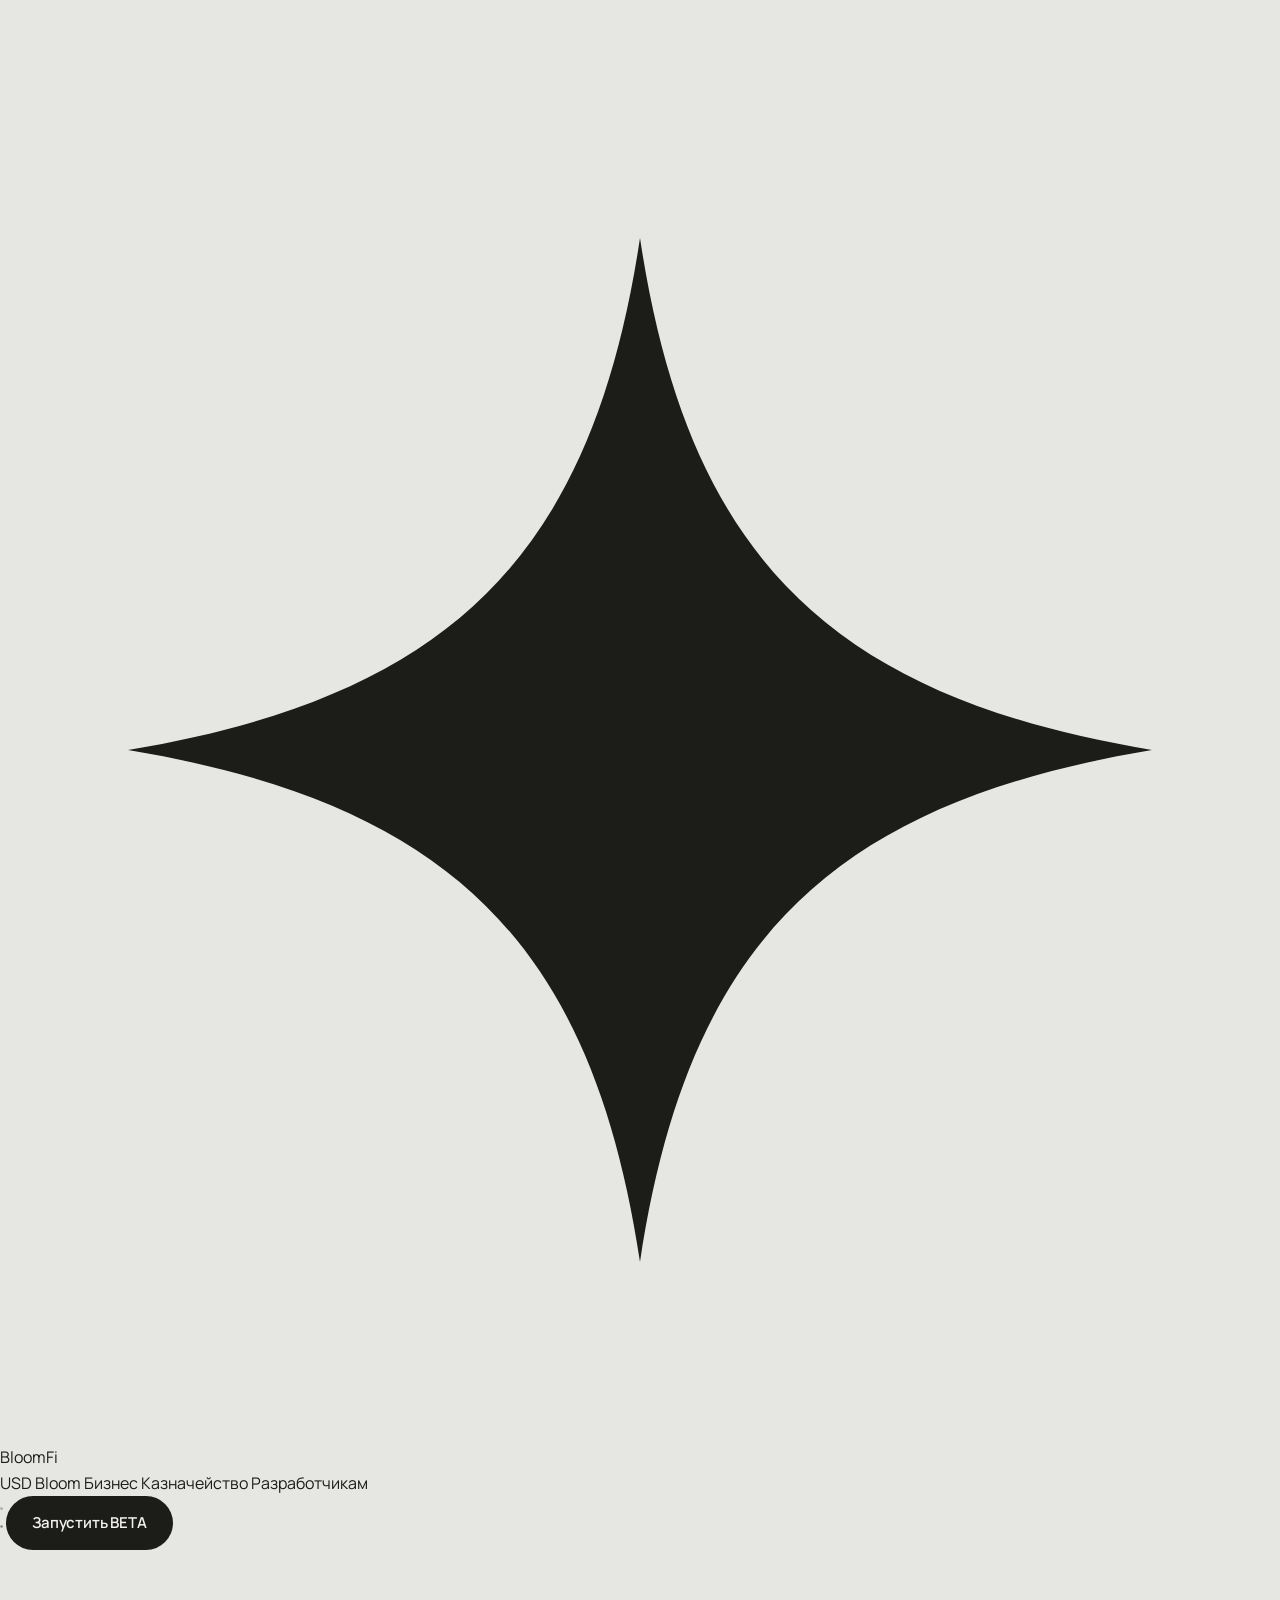
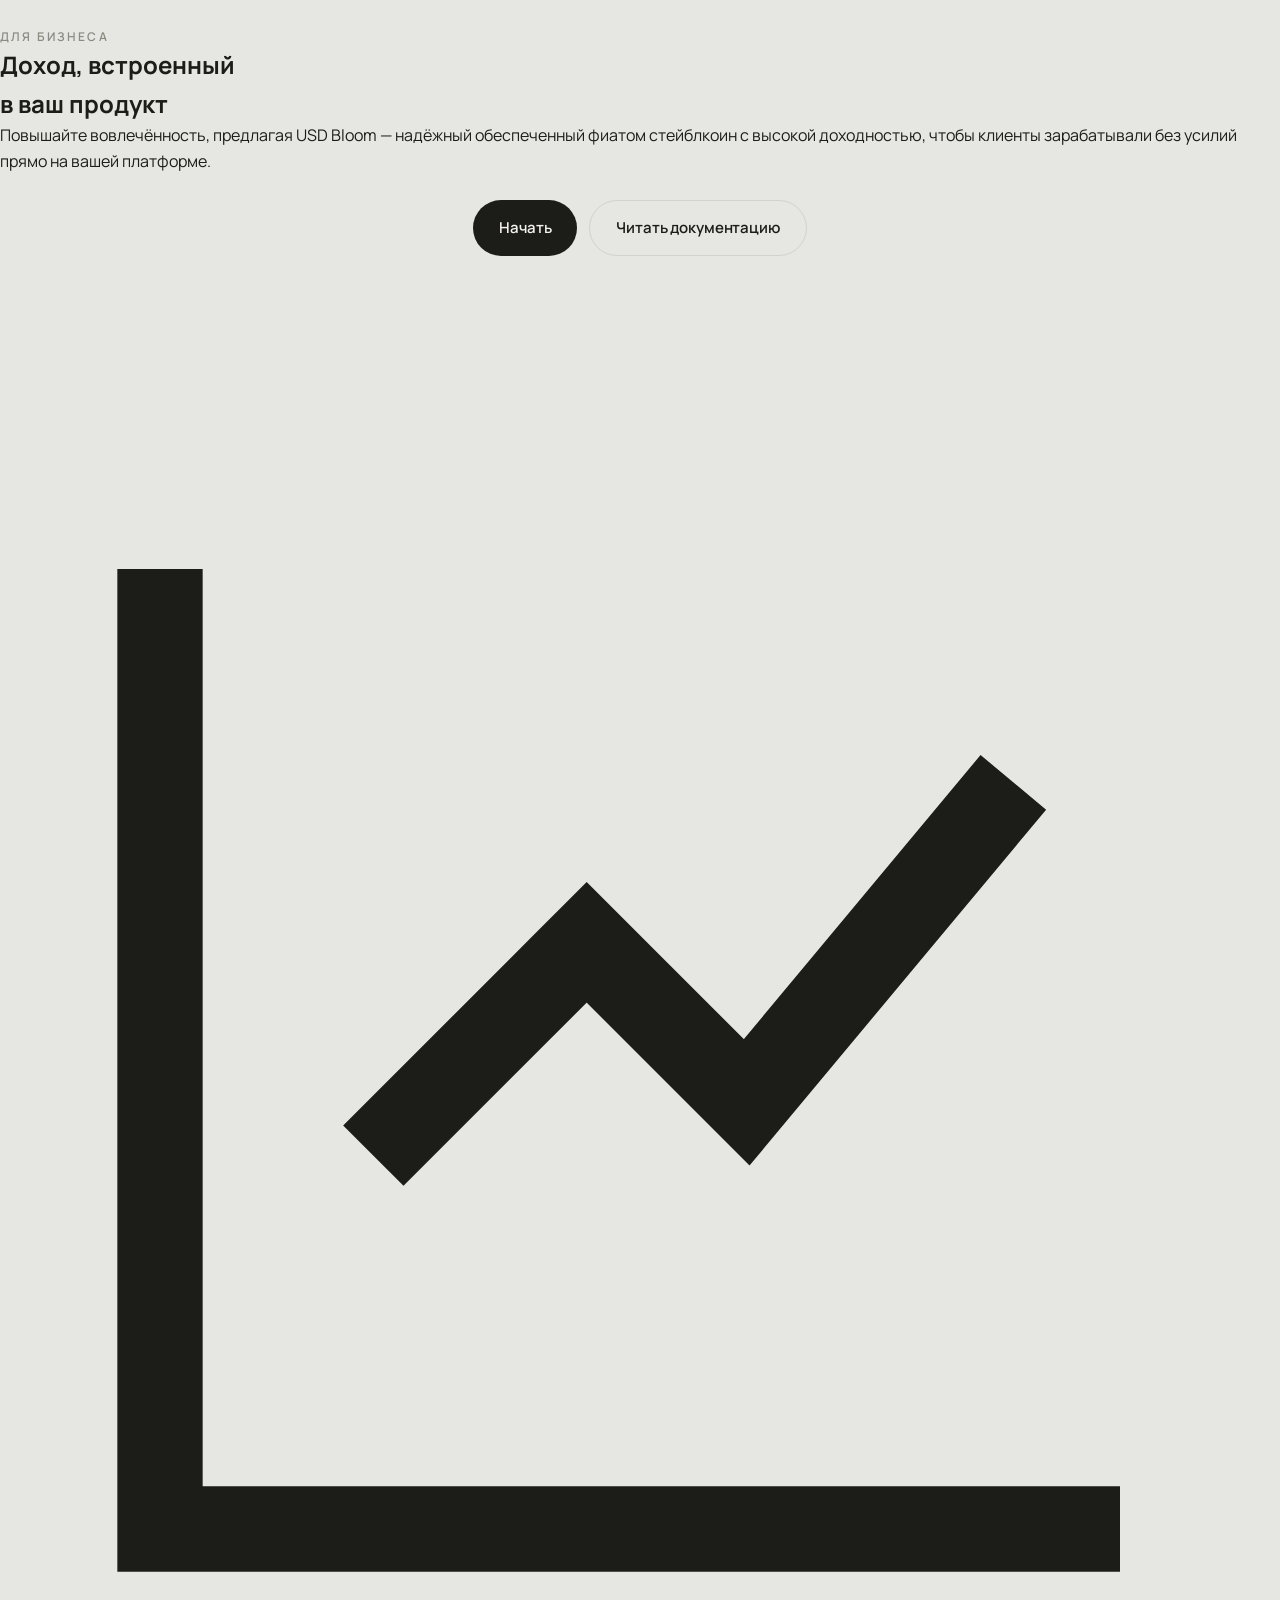
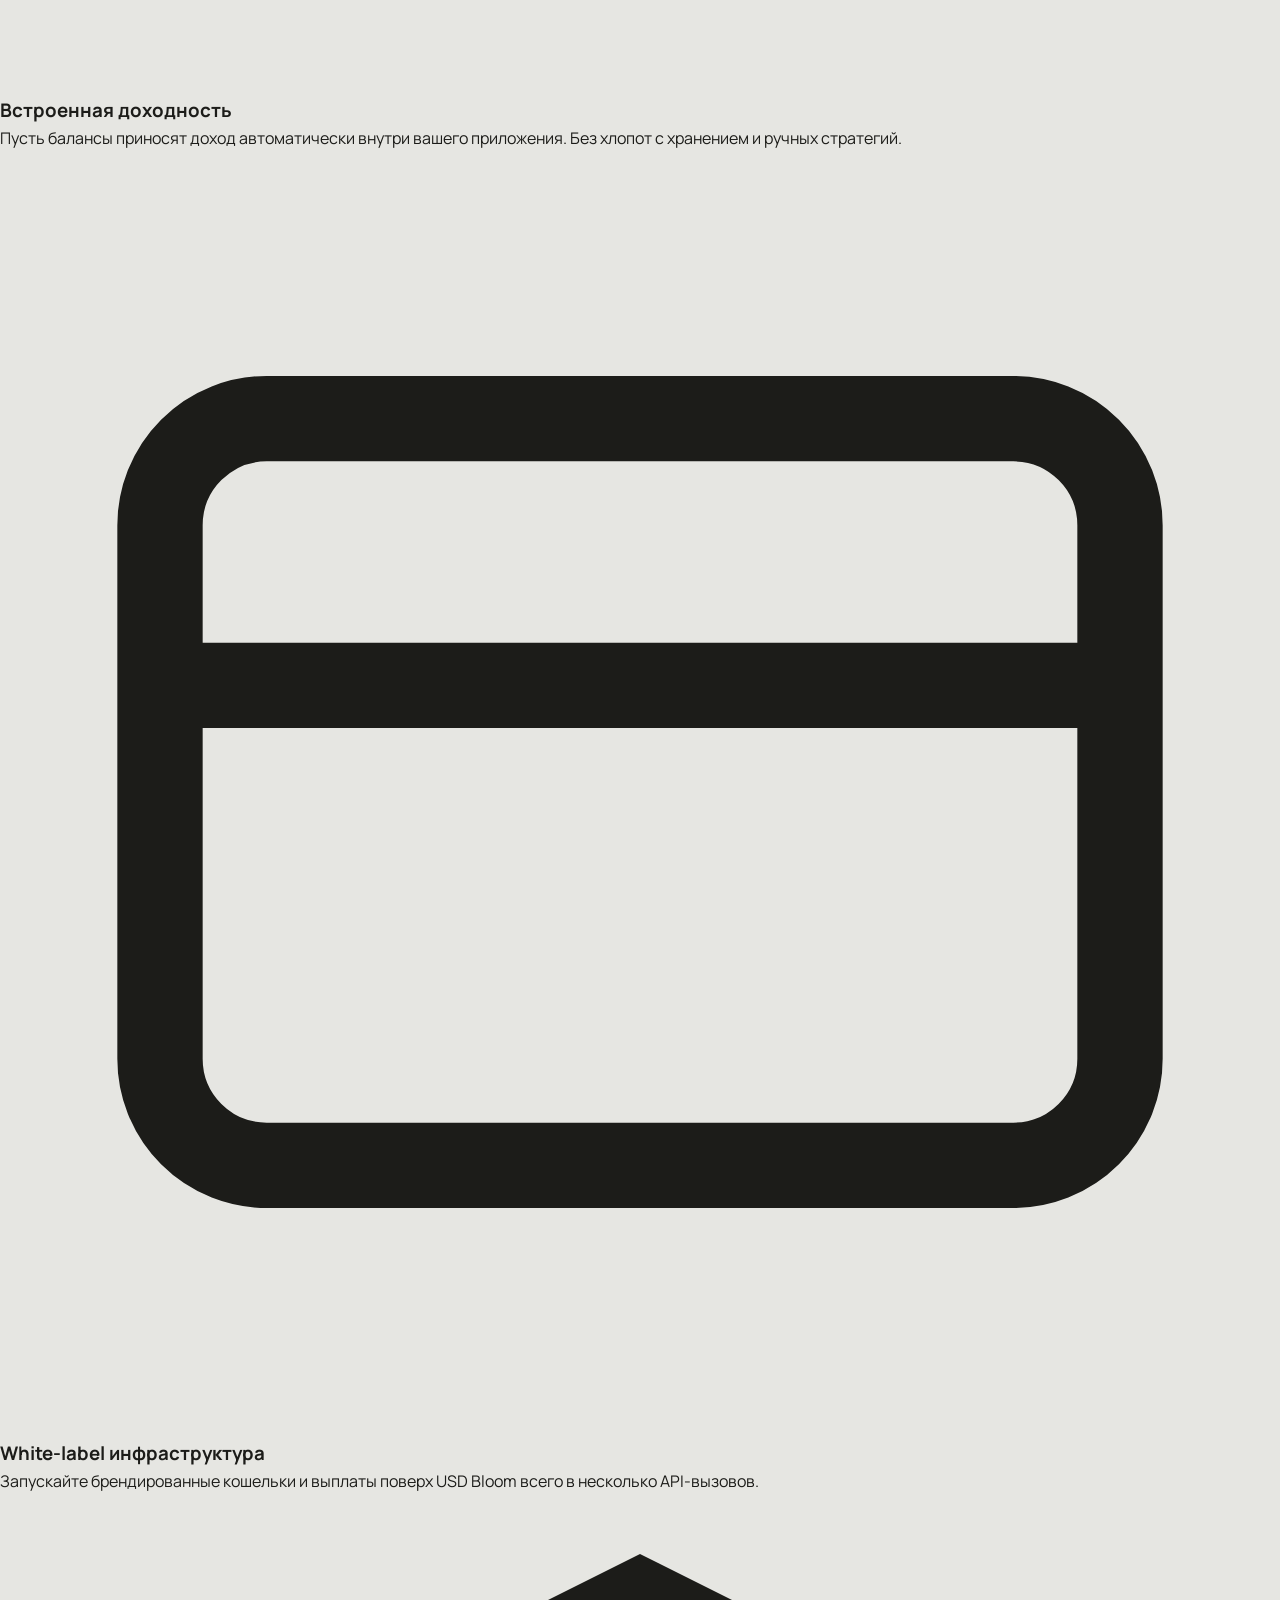
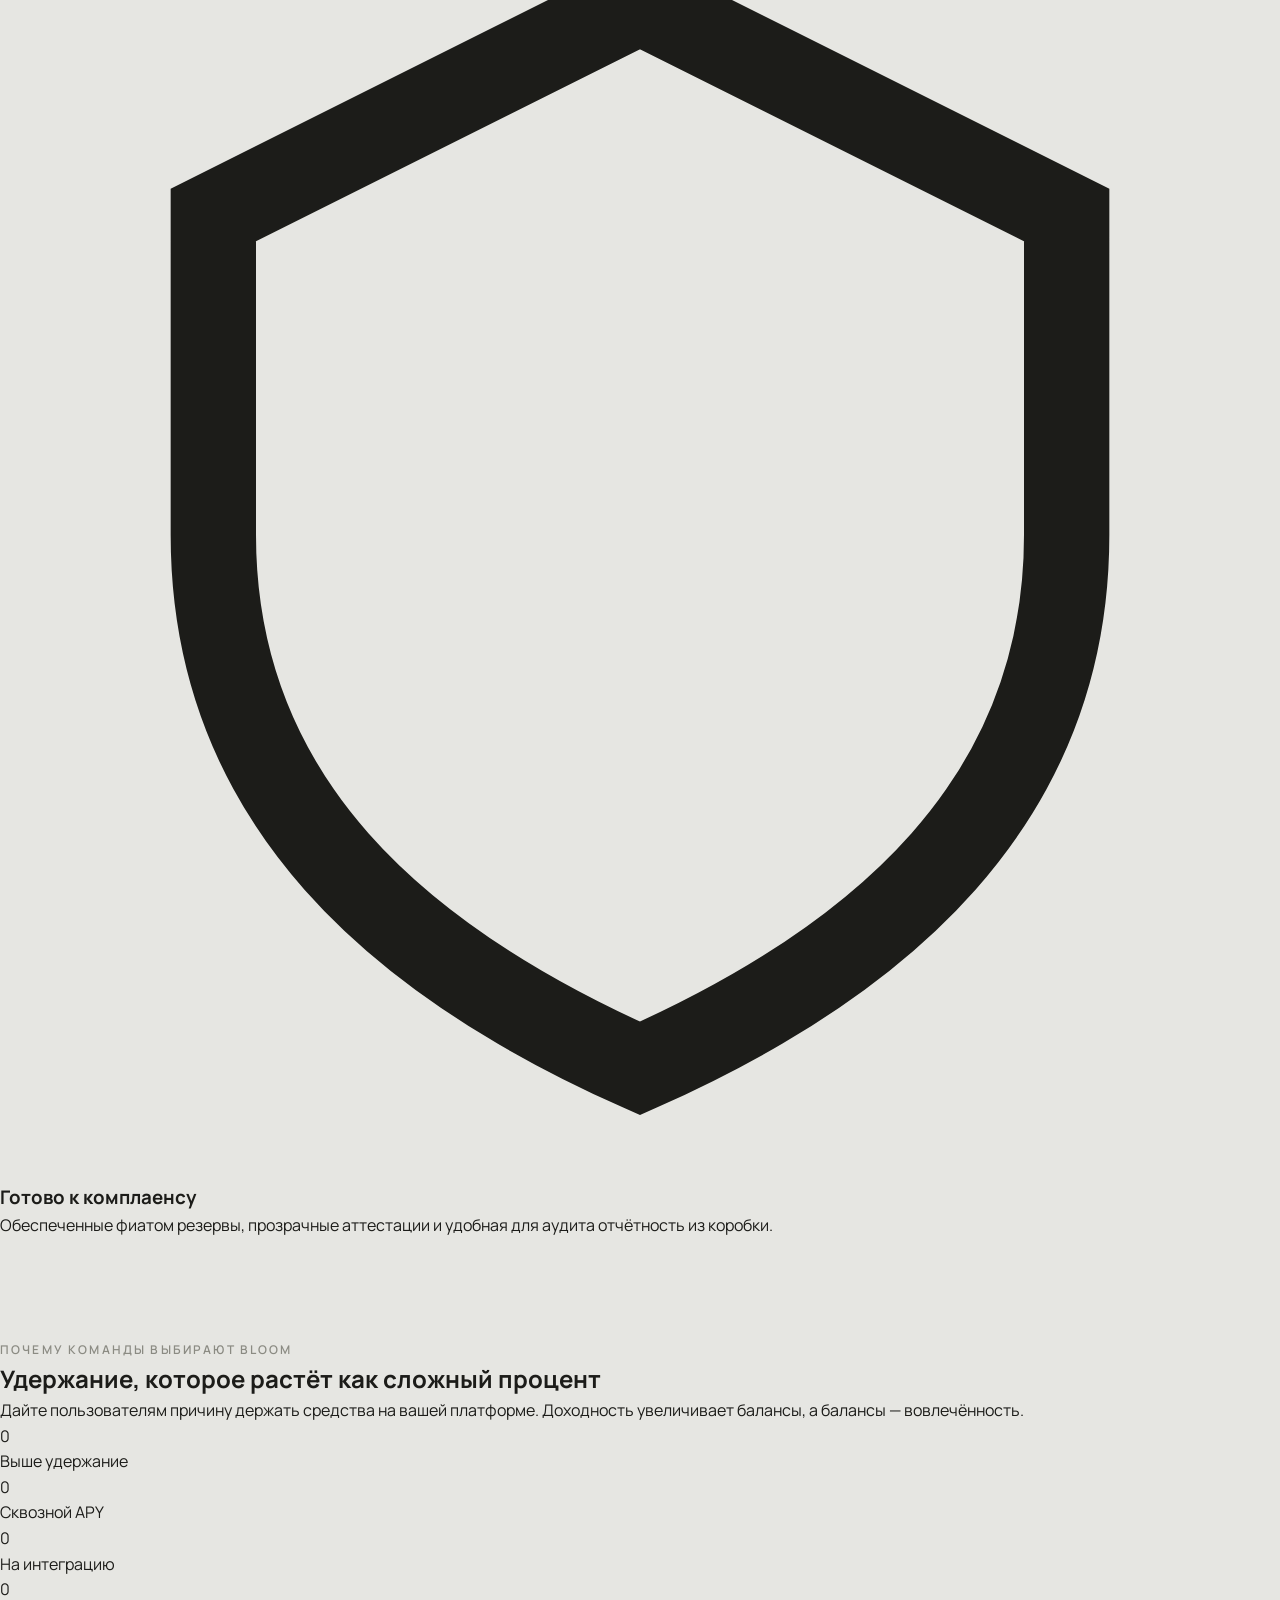
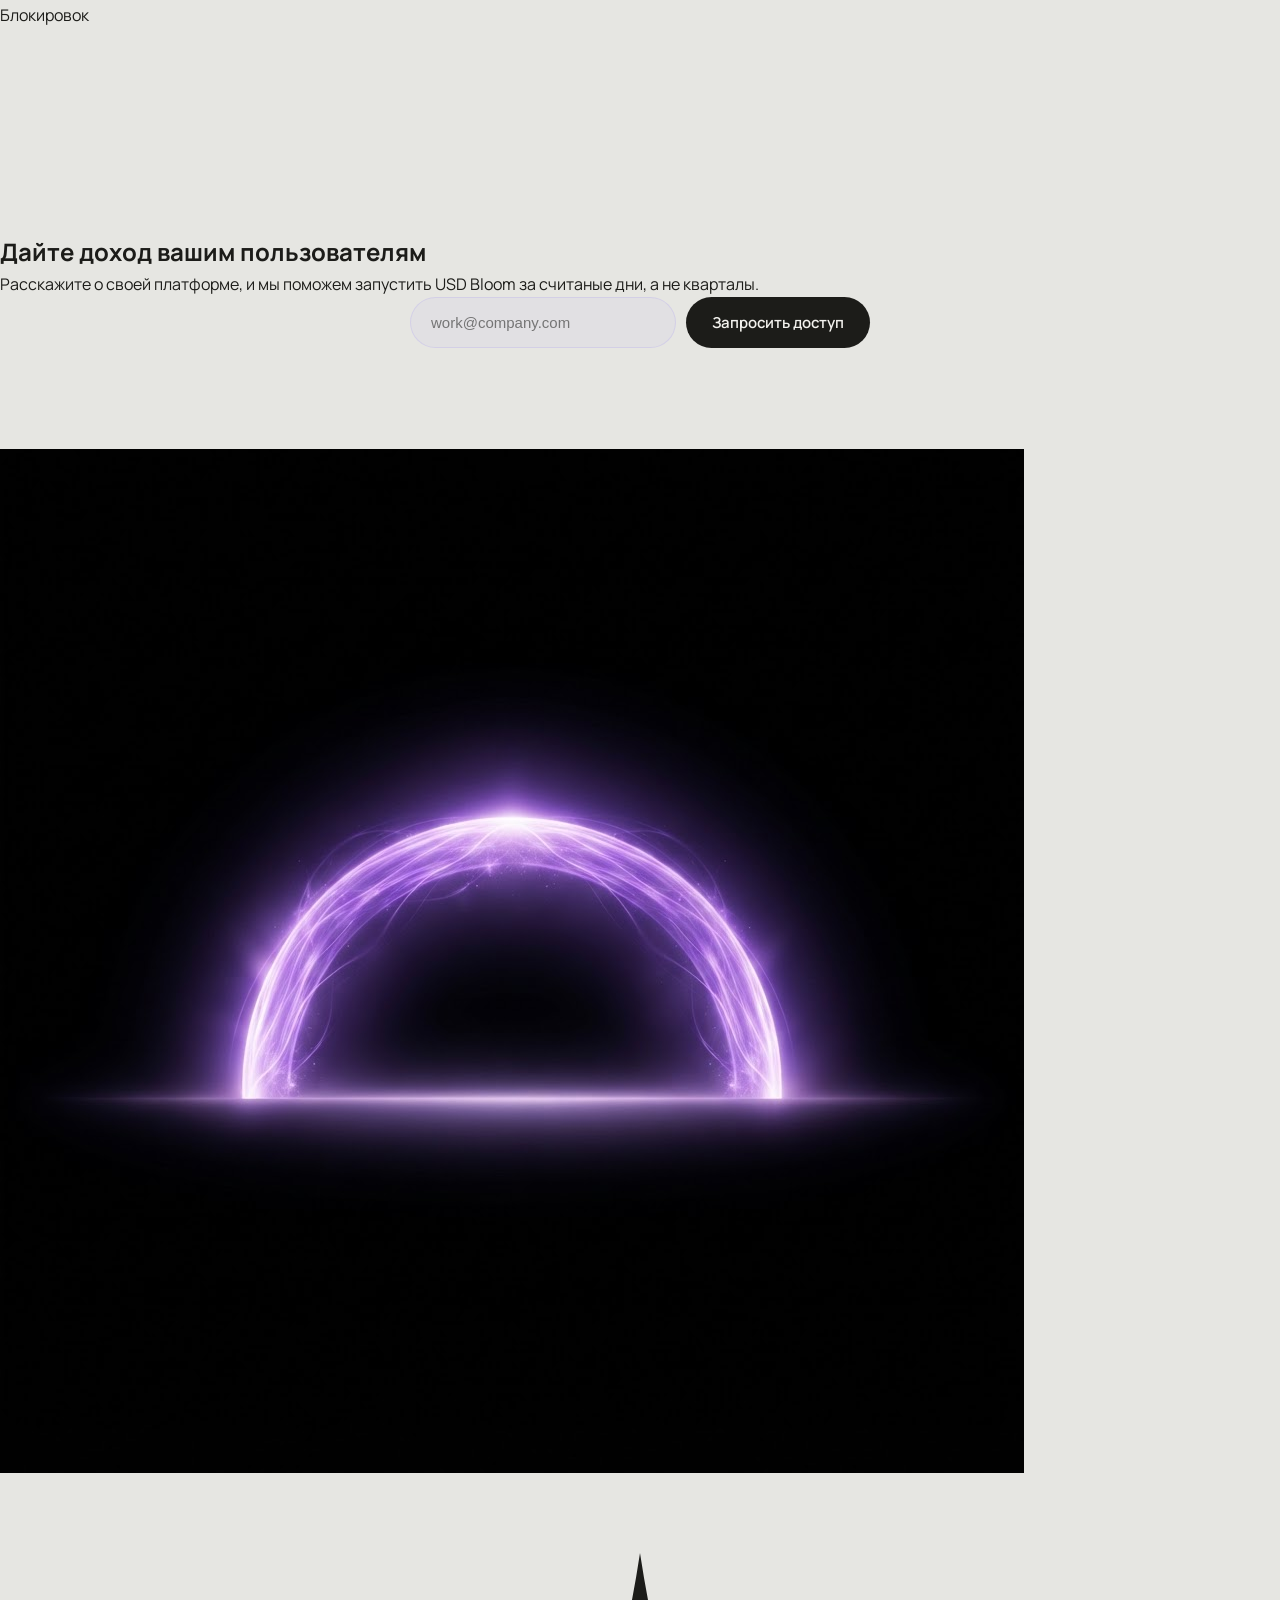
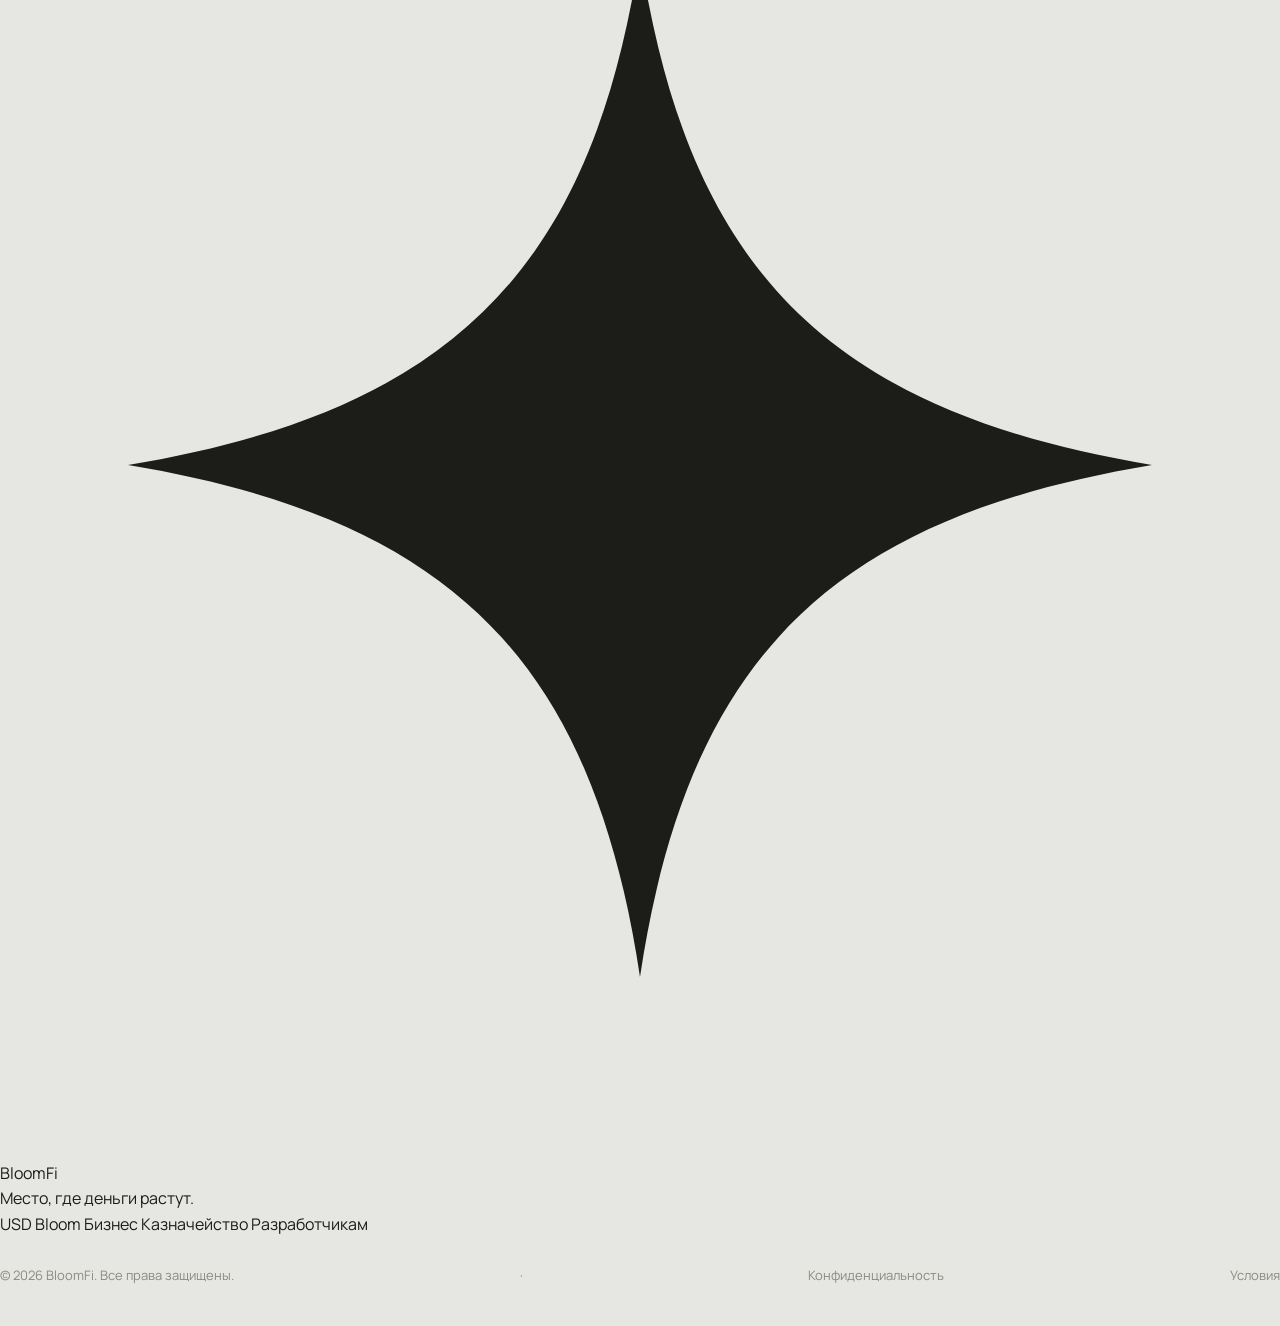
<file: business.html>
<!DOCTYPE html>
<html lang="ru" data-theme="dark">
<head>
  <meta charset="UTF-8" />
  <meta name="viewport" content="width=device-width, initial-scale=1.0" />
  <meta name="theme-color" content="#0c0820" />
  <title>BloomFi — Бизнес</title>
  <meta name="description" content="Повышайте вовлечённость, предлагая USD Bloom — надёжный обеспеченный фиатом стейблкоин с высокой доходностью для ваших клиентов." />
  <link rel="preconnect" href="https://fonts.googleapis.com" />
  <link rel="preconnect" href="https://fonts.gstatic.com" crossorigin />
  <link href="https://fonts.googleapis.com/css2?family=Inter:wght@400;500;600;700&family=Manrope:wght@500;600;700;800&display=swap" rel="stylesheet" />
  <link rel="stylesheet" href="css/style.css" />
  <script>
    (function () { try { var t = localStorage.getItem('bloom-theme'); if (t) document.documentElement.setAttribute('data-theme', t); } catch (e) {} })();
  </script>
</head>
<body>
  <canvas id="stars" aria-hidden="true"></canvas>

  <header class="site-header">
    <div class="header-inner">
      <a href="index.html" class="brand" aria-label="BloomFi — на главную">
        <svg class="brand-mark" viewBox="0 0 24 24" fill="currentColor" aria-hidden="true"><path d="M12 1.5c.9 6 3.6 8.6 9.6 9.6-6 1-8.7 3.6-9.6 9.6-.9-6-3.6-8.6-9.6-9.6 6-1 8.7-3.6 9.6-9.6Z"/></svg>
        BloomFi
      </a>
      <nav class="main-nav" aria-label="Основная навигация">
        <a href="index.html">USD Bloom</a>
        <a href="business.html" class="active">Бизнес</a>
        <a href="treasury.html">Казначейство</a>
        <a href="developers.html">Разработчикам</a>
      </nav>
      <div class="header-actions">
        <button class="theme-toggle" id="themeToggle" aria-label="Переключить тему">
          <svg class="i-moon" viewBox="0 0 24 24" fill="none" stroke="currentColor" stroke-width="1.8" stroke-linecap="round" stroke-linejoin="round" aria-hidden="true"><path d="M21 12.8A9 9 0 1 1 11.2 3a7 7 0 0 0 9.8 9.8Z"/></svg>
          <svg class="i-sun" viewBox="0 0 24 24" fill="none" stroke="currentColor" stroke-width="1.8" stroke-linecap="round" stroke-linejoin="round" aria-hidden="true"><circle cx="12" cy="12" r="4.2"/><path d="M12 2v2.5M12 19.5V22M2 12h2.5M19.5 12H22M4.9 4.9l1.8 1.8M17.3 17.3l1.8 1.8M19.1 4.9l-1.8 1.8M6.7 17.3l-1.8 1.8"/></svg>
        </button>
        <a href="#start" class="btn btn-dark btn-sm header-cta">Запустить BETA</a>
        <button class="header-burger" id="burger" aria-label="Открыть меню" aria-expanded="false"><span></span><span></span></button>
      </div>
    </div>
  </header>

  <div class="mobile-menu" id="mobileMenu" aria-hidden="true">
    <nav aria-label="Мобильная навигация">
      <a href="index.html">USD Bloom</a>
      <a href="business.html">Бизнес</a>
      <a href="treasury.html">Казначейство</a>
      <a href="developers.html">Разработчикам</a>
    </nav>
  </div>

  <div class="shell">
    <div class="panel">
      <main class="page">
        <section class="page-hero">
          <p class="eyebrow reveal">Для бизнеса</p>
          <h1 class="reveal">Доход, встроенный<br />в ваш продукт</h1>
          <p class="reveal">Повышайте вовлечённость, предлагая USD Bloom — надёжный обеспеченный фиатом стейблкоин с высокой доходностью, чтобы клиенты зарабатывали без усилий прямо на вашей платформе.</p>
          <div class="reveal" style="margin-top:26px;display:flex;gap:12px;justify-content:center;flex-wrap:wrap">
            <a href="#start" class="btn btn-dark">Начать</a>
            <a href="developers.html" class="btn btn-ghost">Читать документацию</a>
          </div>
        </section>

        <section class="section">
          <div class="grid-3">
            <article class="info-card reveal-left">
              <div class="info-icon"><svg viewBox="0 0 24 24" fill="none" stroke="currentColor" stroke-width="1.6"><path d="M3 3v18h18"/><path d="M7 14l4-4 3 3 5-6"/></svg></div>
              <h3>Встроенная доходность</h3>
              <p>Пусть балансы приносят доход автоматически внутри вашего приложения. Без хлопот с хранением и ручных стратегий.</p>
            </article>
            <article class="info-card reveal">
              <div class="info-icon"><svg viewBox="0 0 24 24" fill="none" stroke="currentColor" stroke-width="1.6"><rect x="3" y="5" width="18" height="14" rx="2"/><path d="M3 10h18"/></svg></div>
              <h3>White-label инфраструктура</h3>
              <p>Запускайте брендированные кошельки и выплаты поверх USD Bloom всего в несколько API-вызовов.</p>
            </article>
            <article class="info-card reveal-right">
              <div class="info-icon"><svg viewBox="0 0 24 24" fill="none" stroke="currentColor" stroke-width="1.6"><path d="M12 2l8 4v6c0 5-3.5 8-8 10-4.5-2-8-5-8-10V6z"/></svg></div>
              <h3>Готово к комплаенсу</h3>
              <p>Обеспеченные фиатом резервы, прозрачные аттестации и удобная для аудита отчётность из коробки.</p>
            </article>
          </div>
        </section>

        <!-- ============ Retention (fixed & redesigned) ============ -->
        <section class="section" style="padding-top:0">
          <div class="retention reveal-scale">
            <div class="retention-head">
              <p class="eyebrow">Почему команды выбирают Bloom</p>
              <h2 class="h2">Удержание, которое растёт как сложный процент</h2>
              <p>Дайте пользователям причину держать средства на вашей платформе. Доходность увеличивает балансы, а балансы — вовлечённость.</p>
            </div>
            <div class="retention-stats">
              <div class="ret-stat reveal"><div class="num"><span data-count="3.2" data-suffix="x">0</span></div><div class="lbl">Выше удержание</div></div>
              <div class="ret-stat reveal"><div class="num"><span data-count="8.4" data-suffix="%">0</span></div><div class="lbl">Сквозной APY</div></div>
              <div class="ret-stat reveal"><div class="num"><span data-count="24" data-suffix="ч">0</span></div><div class="lbl">На интеграцию</div></div>
              <div class="ret-stat reveal"><div class="num"><span data-count="0">0</span></div><div class="lbl">Блокировок</div></div>
            </div>
          </div>
        </section>

        <section class="section" style="padding-bottom:8px" id="start">
          <div class="cta reveal-scale">
            <h2>Дайте доход вашим пользователям</h2>
            <p>Расскажите о своей платформе, и мы поможем запустить USD Bloom за считаные дни, а не кварталы.</p>
            <form data-mock style="display:flex;gap:10px;justify-content:center;flex-wrap:wrap;max-width:460px;margin:0 auto">
              <input type="email" name="email" required placeholder="work@company.com" aria-label="Рабочая почта" style="flex:1;min-width:200px;padding:15px 20px;border-radius:100px;border:1px solid rgba(169,156,240,0.24);background:rgba(169,156,240,0.08);color:#efecfb;font-size:15px" />
              <button type="submit" class="btn btn-dark">Запросить доступ</button>
              <p class="form-note" role="status" aria-live="polite" style="flex-basis:100%;margin-top:6px;color:#a49dce;font-size:14px"></p>
            </form>
          </div>
        </section>
      </main>
    </div>
  </div>

  <footer class="footer">
    <img class="footer-arch" data-img-light="images/arch-glow.png" data-img-dark="images/arch-dark.png" src="images/arch-dark.png" alt="" aria-hidden="true" />
    <div class="footer-inner">
      <a href="index.html" class="footer-brand"><svg viewBox="0 0 24 24" fill="currentColor" aria-hidden="true"><path d="M12 1.5c.9 6 3.6 8.6 9.6 9.6-6 1-8.7 3.6-9.6 9.6-.9-6-3.6-8.6-9.6-9.6 6-1 8.7-3.6 9.6-9.6Z"/></svg> BloomFi</a>
      <p class="footer-tag reveal-scale">Место, где деньги растут.</p>
      <nav class="footer-nav" aria-label="Навигация в подвале">
        <a href="index.html">USD Bloom</a>
        <a href="business.html">Бизнес</a>
        <a href="treasury.html">Казначейство</a>
        <a href="developers.html">Разработчикам</a>
      </nav>
      <div class="footer-bottom"><span>© 2026 BloomFi. Все права защищены.</span><span>·</span><a href="#">Конфиденциальность</a><a href="#">Условия</a></div>
    </div>
  </footer>

  <script src="js/main.js" defer></script>
</body>
</html>
</file>
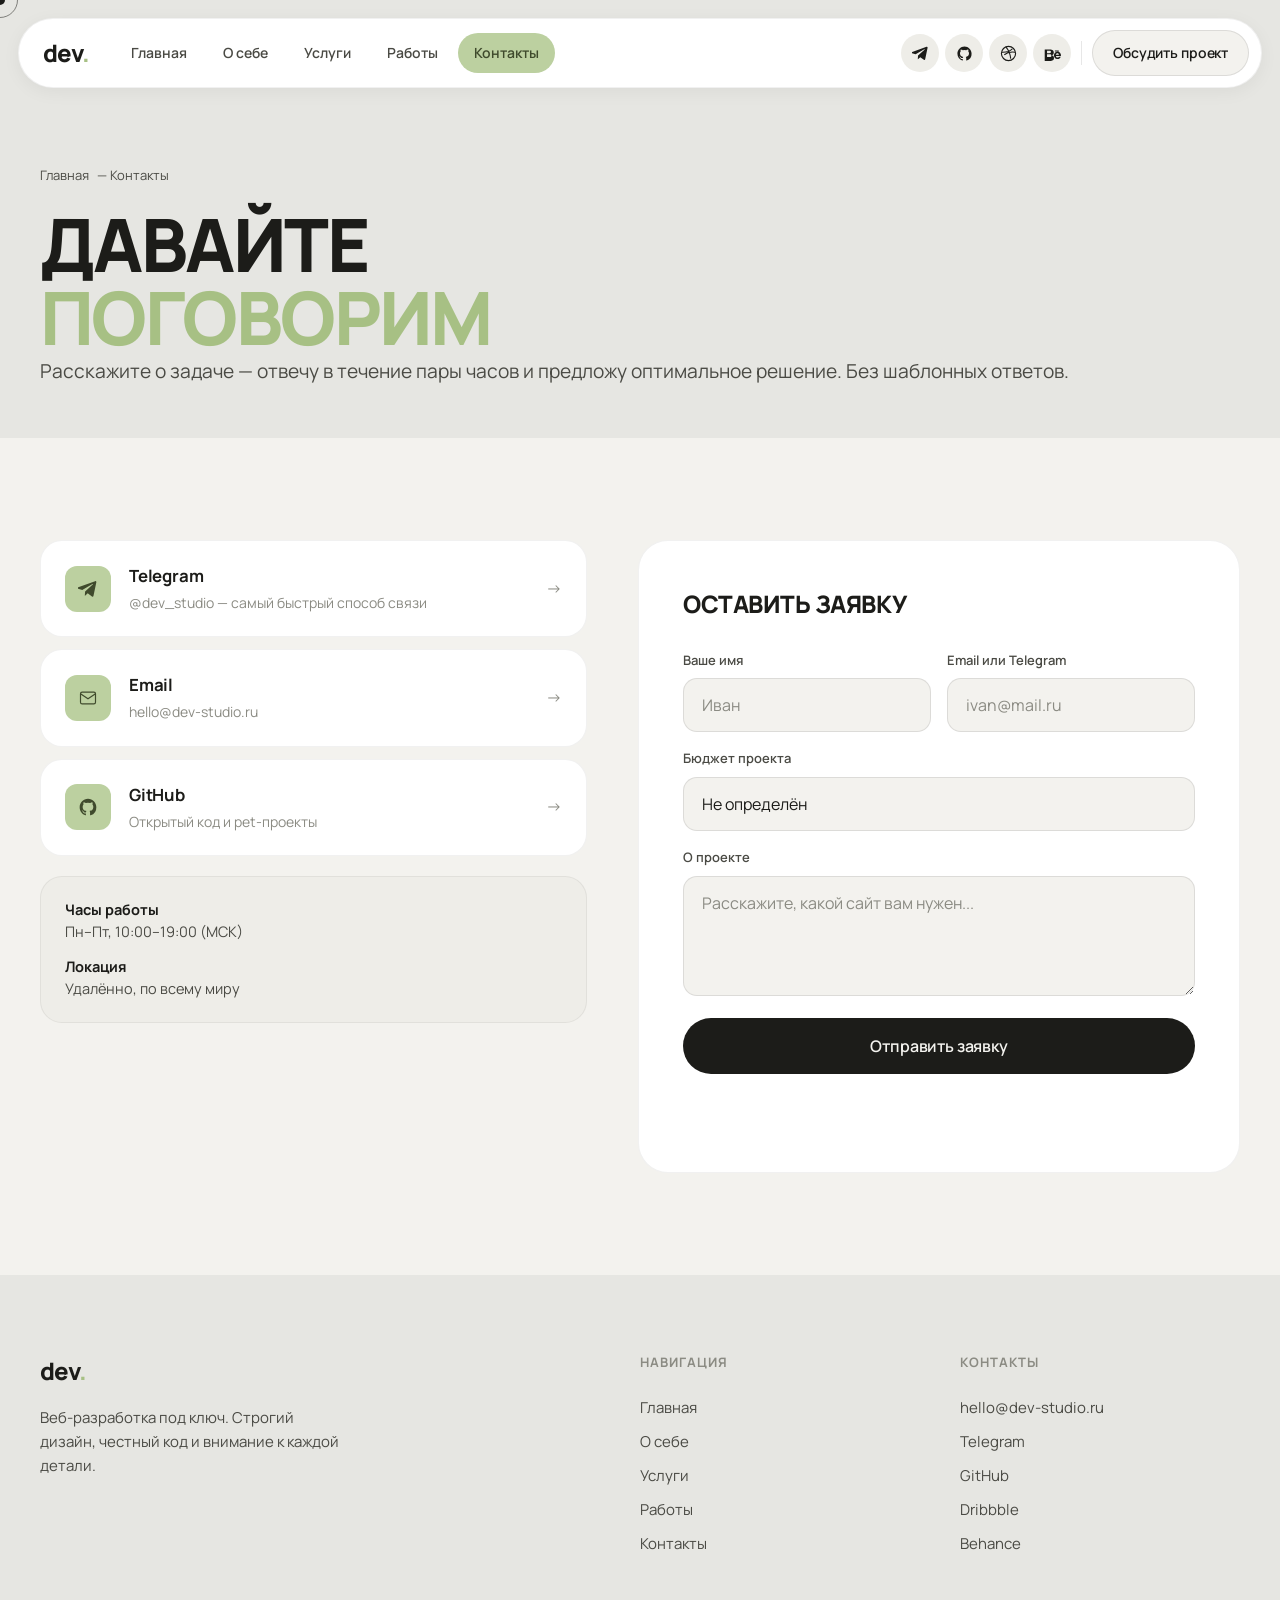
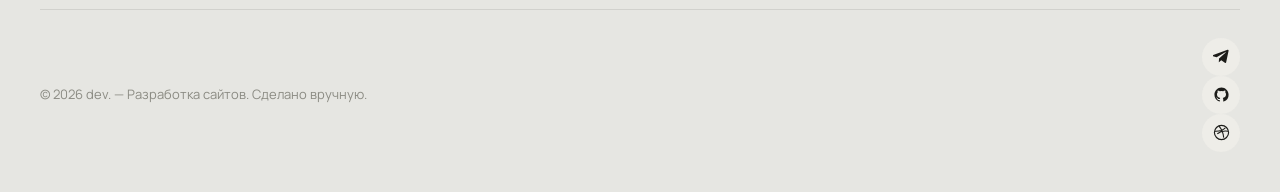
<file: contact.html>
<!DOCTYPE html>
<html lang="ru">
<head>
  <meta charset="UTF-8" />
  <meta name="viewport" content="width=device-width, initial-scale=1.0" />
  <title>Контакты — dev.</title>
  <meta name="description" content="Связаться со мной для обсуждения проекта: Telegram, email, соцсети. Отвечаю в течение пары часов." />
  <meta name="theme-color" content="#e6e6e2" />
  <link rel="preconnect" href="https://fonts.googleapis.com" />
  <link rel="preconnect" href="https://fonts.gstatic.com" crossorigin />
  <link href="https://fonts.googleapis.com/css2?family=Manrope:wght@400;500;600;700;800&display=swap" rel="stylesheet" />
  <link rel="stylesheet" href="css/style.css" />
</head>
<body>
  <div class="cursor" id="cursor" aria-hidden="true"></div>
  <div class="cursor-follower" id="cursorFollower" aria-hidden="true"></div>

  <header class="nav" id="nav">
    <div class="nav-inner">
      <a href="index.html" class="nav-logo" aria-label="На главную">dev<span class="accent-dot">.</span></a>
      <nav class="nav-links" aria-label="Основная навигация">
        <a href="index.html">Главная</a>
        <a href="about.html">О себе</a>
        <a href="services.html">Услуги</a>
        <a href="portfolio.html">Работы</a>
        <a href="contact.html" aria-current="page">Контакты</a>
      </nav>
      <div class="nav-right">
        <div class="social-row">
          <a href="https://t.me/" class="social-ico" target="_blank" rel="noopener" aria-label="Telegram"><svg viewBox="0 0 24 24" fill="currentColor" aria-hidden="true"><path d="M21.94 4.3 18.6 20.1c-.25 1.11-.91 1.38-1.85.86l-5.1-3.76-2.46 2.37c-.27.27-.5.5-1.02.5l.36-5.2 9.46-8.55c.41-.36-.09-.57-.64-.2L5.11 13.14l-5.03-1.57c-1.09-.34-1.11-1.09.23-1.62L20.53 2.6c.91-.34 1.71.2 1.41 1.7Z"/></svg></a>
          <a href="https://github.com/" class="social-ico" target="_blank" rel="noopener" aria-label="GitHub"><svg viewBox="0 0 24 24" fill="currentColor" aria-hidden="true"><path d="M12 2C6.48 2 2 6.58 2 12.25c0 4.53 2.87 8.37 6.84 9.73.5.1.68-.22.68-.49l-.01-1.72c-2.78.62-3.37-1.37-3.37-1.37-.46-1.18-1.11-1.5-1.11-1.5-.91-.64.07-.62.07-.62 1 .07 1.53 1.06 1.53 1.06.89 1.57 2.34 1.12 2.91.85.09-.66.35-1.12.63-1.38-2.22-.26-4.56-1.14-4.56-5.06 0-1.12.39-2.03 1.03-2.75-.1-.26-.45-1.3.1-2.72 0 0 .84-.28 2.75 1.05a9.35 9.35 0 0 1 5 0c1.91-1.33 2.75-1.05 2.75-1.05.55 1.42.2 2.46.1 2.72.64.72 1.03 1.63 1.03 2.75 0 3.93-2.34 4.79-4.57 5.05.36.32.68.94.68 1.9l-.01 2.82c0 .27.18.6.69.49A10.02 10.02 0 0 0 22 12.25C22 6.58 17.52 2 12 2Z"/></svg></a>
          <a href="https://dribbble.com/" class="social-ico" target="_blank" rel="noopener" aria-label="Dribbble"><svg viewBox="0 0 24 24" fill="none" stroke="currentColor" stroke-width="1.6" aria-hidden="true"><circle cx="12" cy="12" r="10"/><path d="M8.5 2.9c4 4.5 6 9.6 6.6 16.4M21.7 10.3c-6.5-1-12 .4-15.6 3.4M2.4 10.2c5.9.3 11.2-1 15-4.7"/></svg></a>
          <a href="https://behance.net/" class="social-ico" target="_blank" rel="noopener" aria-label="Behance"><svg viewBox="0 0 24 24" fill="currentColor" aria-hidden="true"><path d="M8.3 6.3c.9 0 1.7.08 2.4.24.7.16 1.3.42 1.7.77.5.35.8.8 1.05 1.36.24.55.36 1.23.36 2.02 0 .92-.2 1.68-.63 2.3-.42.6-1.05 1.1-1.9 1.5.94.28 1.65.75 2.12 1.42.47.67.7 1.48.7 2.42 0 .77-.15 1.43-.44 1.98-.29.55-.7 1-1.2 1.34-.5.35-1.08.6-1.72.76-.64.16-1.3.24-1.97.24H1V6.3h7.3ZM7.9 11.5c.56 0 1.02-.13 1.38-.4.36-.27.53-.7.53-1.3 0-.34-.06-.62-.18-.83a1.3 1.3 0 0 0-.5-.5 2 2 0 0 0-.72-.25 5 5 0 0 0-.85-.07H4.3v3.35h3.6Zm.2 5.6c.32 0 .62-.03.9-.1.28-.06.53-.17.74-.32.2-.15.37-.35.5-.6.12-.26.18-.58.18-.97 0-.76-.21-1.3-.64-1.63-.43-.32-1-.48-1.7-.48H4.3v4.1h3.8ZM17.5 17.2c.4.38.96.57 1.7.57.53 0 .98-.13 1.37-.4.38-.26.62-.54.7-.83h2.36c-.38 1.17-.96 2-1.74 2.5-.78.5-1.72.75-2.83.75-.77 0-1.46-.12-2.08-.37a4.3 4.3 0 0 1-1.57-1.05 4.6 4.6 0 0 1-1-1.63 6.1 6.1 0 0 1-.35-2.1c0-.75.12-1.44.36-2.08a4.86 4.86 0 0 1 2.6-2.74 5.1 5.1 0 0 1 2.05-.4c.85 0 1.6.17 2.24.5.63.32 1.15.77 1.55 1.32.4.56.7 1.2.87 1.9.17.72.23 1.47.18 2.25h-7.02c0 .8.27 1.45.68 1.84Zm2.96-4.98c-.32-.35-.83-.53-1.5-.53-.44 0-.8.08-1.1.23-.28.15-.5.33-.68.55-.17.2-.29.43-.35.66-.07.24-.1.44-.12.63h4.35c-.06-.68-.28-1.2-.6-1.57ZM15.4 7.68h5.44V9h-5.44V7.68Z"/></svg></a>
        </div>
        <div class="nav-divider" aria-hidden="true"></div>
        <a href="contact.html" class="btn btn-small btn-light nav-cta">Обсудить проект</a>
      </div>
      <button class="nav-burger" id="burger" aria-label="Открыть меню" aria-expanded="false"><span></span><span></span></button>
    </div>
  </header>

  <div class="mobile-menu" id="mobileMenu" aria-hidden="true">
    <nav aria-label="Мобильная навигация">
      <a href="index.html">Главная</a>
      <a href="about.html">О себе</a>
      <a href="services.html">Услуги</a>
      <a href="portfolio.html">Работы</a>
      <a href="contact.html">Контакты</a>
    </nav>
  </div>

  <main>
    <section class="page-hero section-dark">
      <div class="container">
        <p class="breadcrumb fade-up"><a href="index.html">Главная</a> — Контакты</p>
        <h1 class="page-title fade-up">Давайте<br /><em>поговорим</em></h1>
        <p class="lead fade-up">Расскажите о задаче — отвечу в течение пары часов и предложу оптимальное решение. Без шаблонных ответов.</p>
      </div>
    </section>

    <section class="section section-light">
      <div class="container">
        <div class="contact-layout">
          <div class="contact-methods">
            <a href="https://t.me/" target="_blank" rel="noopener" class="contact-method fade-up">
              <div class="contact-method-ico" aria-hidden="true"><svg viewBox="0 0 24 24" fill="currentColor"><path d="M21.94 4.3 18.6 20.1c-.25 1.11-.91 1.38-1.85.86l-5.1-3.76-2.46 2.37c-.27.27-.5.5-1.02.5l.36-5.2 9.46-8.55c.41-.36-.09-.57-.64-.2L5.11 13.14l-5.03-1.57c-1.09-.34-1.11-1.09.23-1.62L20.53 2.6c.91-.34 1.71.2 1.41 1.7Z"/></svg></div>
              <div>
                <h3>Telegram</h3>
                <p>@dev_studio — самый быстрый способ связи</p>
              </div>
              <span class="contact-method-arrow" aria-hidden="true">→</span>
            </a>
            <a href="mailto:hello@dev-studio.ru" class="contact-method fade-up">
              <div class="contact-method-ico" aria-hidden="true"><svg viewBox="0 0 24 24" fill="none" stroke="currentColor" stroke-width="1.4"><rect x="3" y="5" width="18" height="14" rx="2"/><path d="m3 7 9 6 9-6"/></svg></div>
              <div>
                <h3>Email</h3>
                <p>hello@dev-studio.ru</p>
              </div>
              <span class="contact-method-arrow" aria-hidden="true">→</span>
            </a>
            <a href="https://github.com/" target="_blank" rel="noopener" class="contact-method fade-up">
              <div class="contact-method-ico" aria-hidden="true"><svg viewBox="0 0 24 24" fill="currentColor"><path d="M12 2C6.48 2 2 6.58 2 12.25c0 4.53 2.87 8.37 6.84 9.73.5.1.68-.22.68-.49l-.01-1.72c-2.78.62-3.37-1.37-3.37-1.37-.46-1.18-1.11-1.5-1.11-1.5-.91-.64.07-.62.07-.62 1 .07 1.53 1.06 1.53 1.06.89 1.57 2.34 1.12 2.91.85.09-.66.35-1.12.63-1.38-2.22-.26-4.56-1.14-4.56-5.06 0-1.12.39-2.03 1.03-2.75-.1-.26-.45-1.3.1-2.72 0 0 .84-.28 2.75 1.05a9.35 9.35 0 0 1 5 0c1.91-1.33 2.75-1.05 2.75-1.05.55 1.42.2 2.46.1 2.72.64.72 1.03 1.63 1.03 2.75 0 3.93-2.34 4.79-4.57 5.05.36.32.68.94.68 1.9l-.01 2.82c0 .27.18.6.69.49A10.02 10.02 0 0 0 22 12.25C22 6.58 17.52 2 12 2Z"/></svg></div>
              <div>
                <h3>GitHub</h3>
                <p>Открытый код и pet-проекты</p>
              </div>
              <span class="contact-method-arrow" aria-hidden="true">→</span>
            </a>
            <div class="contact-note fade-up">
              <p><strong>Часы работы</strong><br />Пн–Пт, 10:00–19:00 (МСК)</p>
              <p><strong>Локация</strong><br />Удалённо, по всему миру</p>
            </div>
          </div>

          <div class="contact-form-wrap fade-up">
            <h2 class="contact-form-title">Оставить заявку</h2>
            <form class="contact-form contact-form-light" id="contactForm">
              <div class="form-row">
                <div class="form-field">
                  <label for="name">Ваше имя</label>
                  <input type="text" id="name" name="name" placeholder="Иван" required autocomplete="name" />
                </div>
                <div class="form-field">
                  <label for="email">Email или Telegram</label>
                  <input type="text" id="email" name="email" placeholder="ivan@mail.ru" required />
                </div>
              </div>
              <div class="form-field">
                <label for="budget">Бюджет проекта</label>
                <select id="budget" name="budget">
                  <option value="">Не определён</option>
                  <option value="30-70">30 000 – 70 000 ₽</option>
                  <option value="70-120">70 000 – 120 000 ₽</option>
                  <option value="120+">от 120 000 ₽</option>
                </select>
              </div>
              <div class="form-field">
                <label for="message">О проекте</label>
                <textarea id="message" name="message" rows="4" placeholder="Расскажите, какой сайт вам нужен..." required></textarea>
              </div>
              <button type="submit" class="btn btn-dark btn-large" id="submitBtn">Отправить заявку</button>
              <p class="form-success" id="formSuccess" role="status" aria-live="polite"></p>
            </form>
          </div>
        </div>
      </div>
    </section>
  </main>

  <footer class="footer">
    <div class="container">
      <div class="footer-top">
        <div class="footer-brand">
          <a href="index.html" class="nav-logo">dev<span class="accent-dot">.</span></a>
          <p>Веб-разработка под ключ. Строгий дизайн, честный код и внимание к каждой детали.</p>
        </div>
        <div class="footer-col">
          <h4>Навигация</h4>
          <a href="index.html">Главная</a>
          <a href="about.html">О себе</a>
          <a href="services.html">Услуги</a>
          <a href="portfolio.html">Работы</a>
          <a href="contact.html">Контакты</a>
        </div>
        <div class="footer-col">
          <h4>Контакты</h4>
          <a href="mailto:hello@dev-studio.ru">hello@dev-studio.ru</a>
          <a href="https://t.me/" target="_blank" rel="noopener">Telegram</a>
          <a href="https://github.com/" target="_blank" rel="noopener">GitHub</a>
          <a href="https://dribbble.com/" target="_blank" rel="noopener">Dribbble</a>
          <a href="https://behance.net/" target="_blank" rel="noopener">Behance</a>
        </div>
      </div>
      <div class="footer-bottom">
        <p>© 2026 dev. — Разработка сайтов. Сделано вручную.</p>
        <div class="footer-social">
          <a href="https://t.me/" class="social-ico" target="_blank" rel="noopener" aria-label="Telegram"><svg viewBox="0 0 24 24" fill="currentColor" aria-hidden="true"><path d="M21.94 4.3 18.6 20.1c-.25 1.11-.91 1.38-1.85.86l-5.1-3.76-2.46 2.37c-.27.27-.5.5-1.02.5l.36-5.2 9.46-8.55c.41-.36-.09-.57-.64-.2L5.11 13.14l-5.03-1.57c-1.09-.34-1.11-1.09.23-1.62L20.53 2.6c.91-.34 1.71.2 1.41 1.7Z"/></svg></a>
          <a href="https://github.com/" class="social-ico" target="_blank" rel="noopener" aria-label="GitHub"><svg viewBox="0 0 24 24" fill="currentColor" aria-hidden="true"><path d="M12 2C6.48 2 2 6.58 2 12.25c0 4.53 2.87 8.37 6.84 9.73.5.1.68-.22.68-.49l-.01-1.72c-2.78.62-3.37-1.37-3.37-1.37-.46-1.18-1.11-1.5-1.11-1.5-.91-.64.07-.62.07-.62 1 .07 1.53 1.06 1.53 1.06.89 1.57 2.34 1.12 2.91.85.09-.66.35-1.12.63-1.38-2.22-.26-4.56-1.14-4.56-5.06 0-1.12.39-2.03 1.03-2.75-.1-.26-.45-1.3.1-2.72 0 0 .84-.28 2.75 1.05a9.35 9.35 0 0 1 5 0c1.91-1.33 2.75-1.05 2.75-1.05.55 1.42.2 2.46.1 2.72.64.72 1.03 1.63 1.03 2.75 0 3.93-2.34 4.79-4.57 5.05.36.32.68.94.68 1.9l-.01 2.82c0 .27.18.6.69.49A10.02 10.02 0 0 0 22 12.25C22 6.58 17.52 2 12 2Z"/></svg></a>
          <a href="https://dribbble.com/" class="social-ico" target="_blank" rel="noopener" aria-label="Dribbble"><svg viewBox="0 0 24 24" fill="none" stroke="currentColor" stroke-width="1.6" aria-hidden="true"><circle cx="12" cy="12" r="10"/><path d="M8.5 2.9c4 4.5 6 9.6 6.6 16.4M21.7 10.3c-6.5-1-12 .4-15.6 3.4M2.4 10.2c5.9.3 11.2-1 15-4.7"/></svg></a>
        </div>
      </div>
    </div>
  </footer>

  <script src="js/main.js" defer></script>
</body>
</html>
</file>
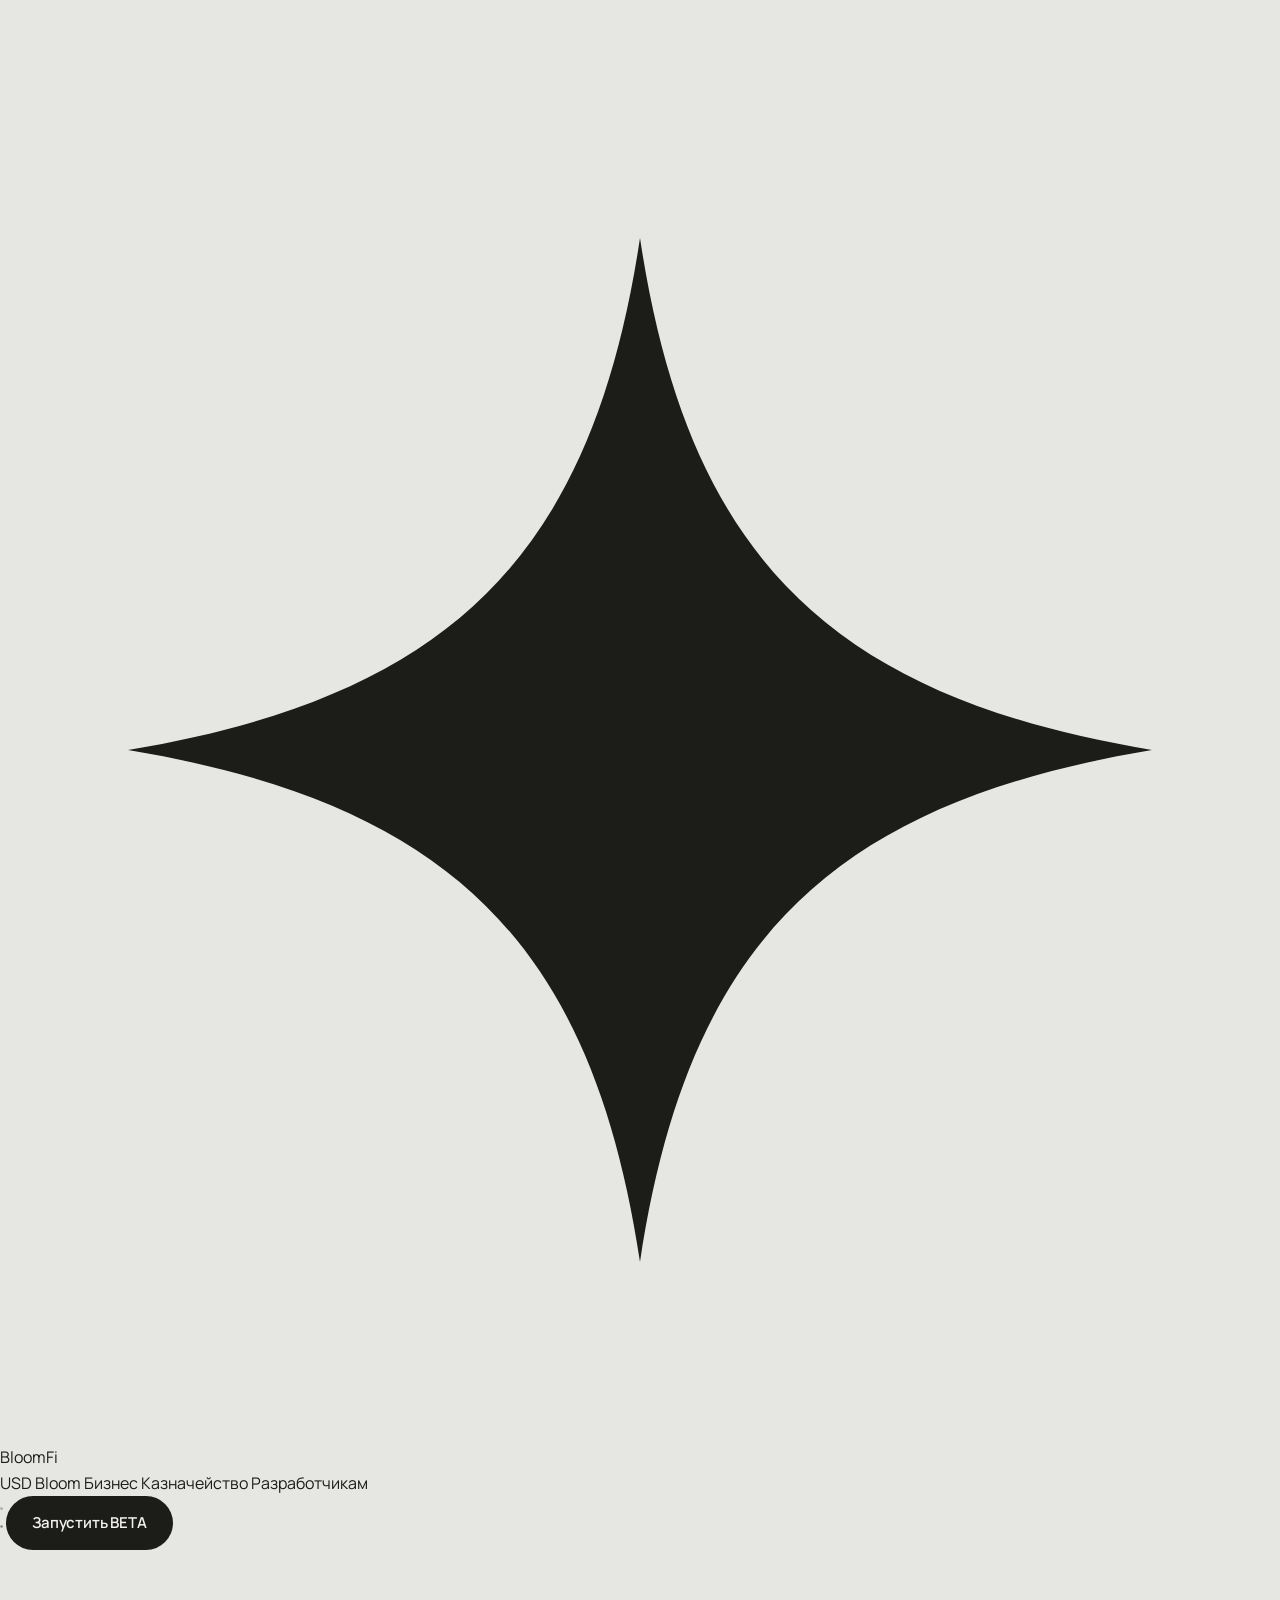
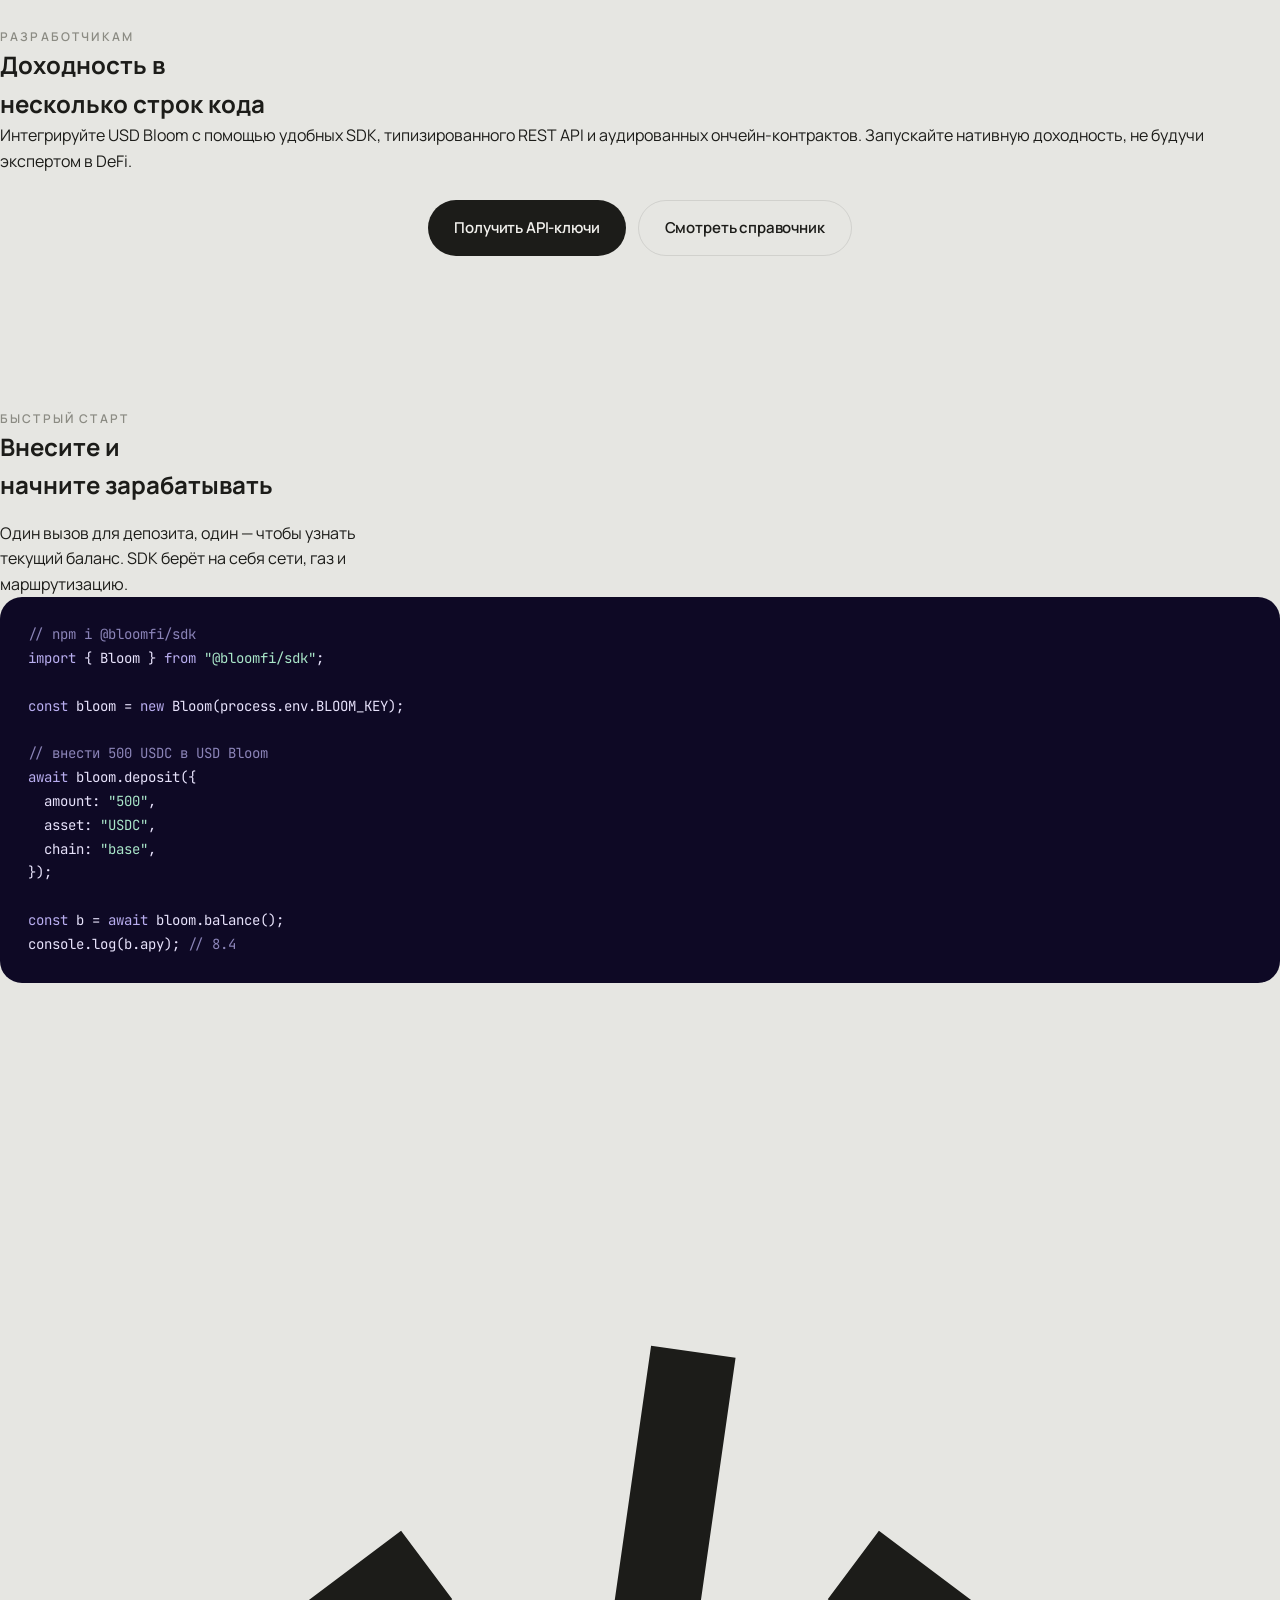
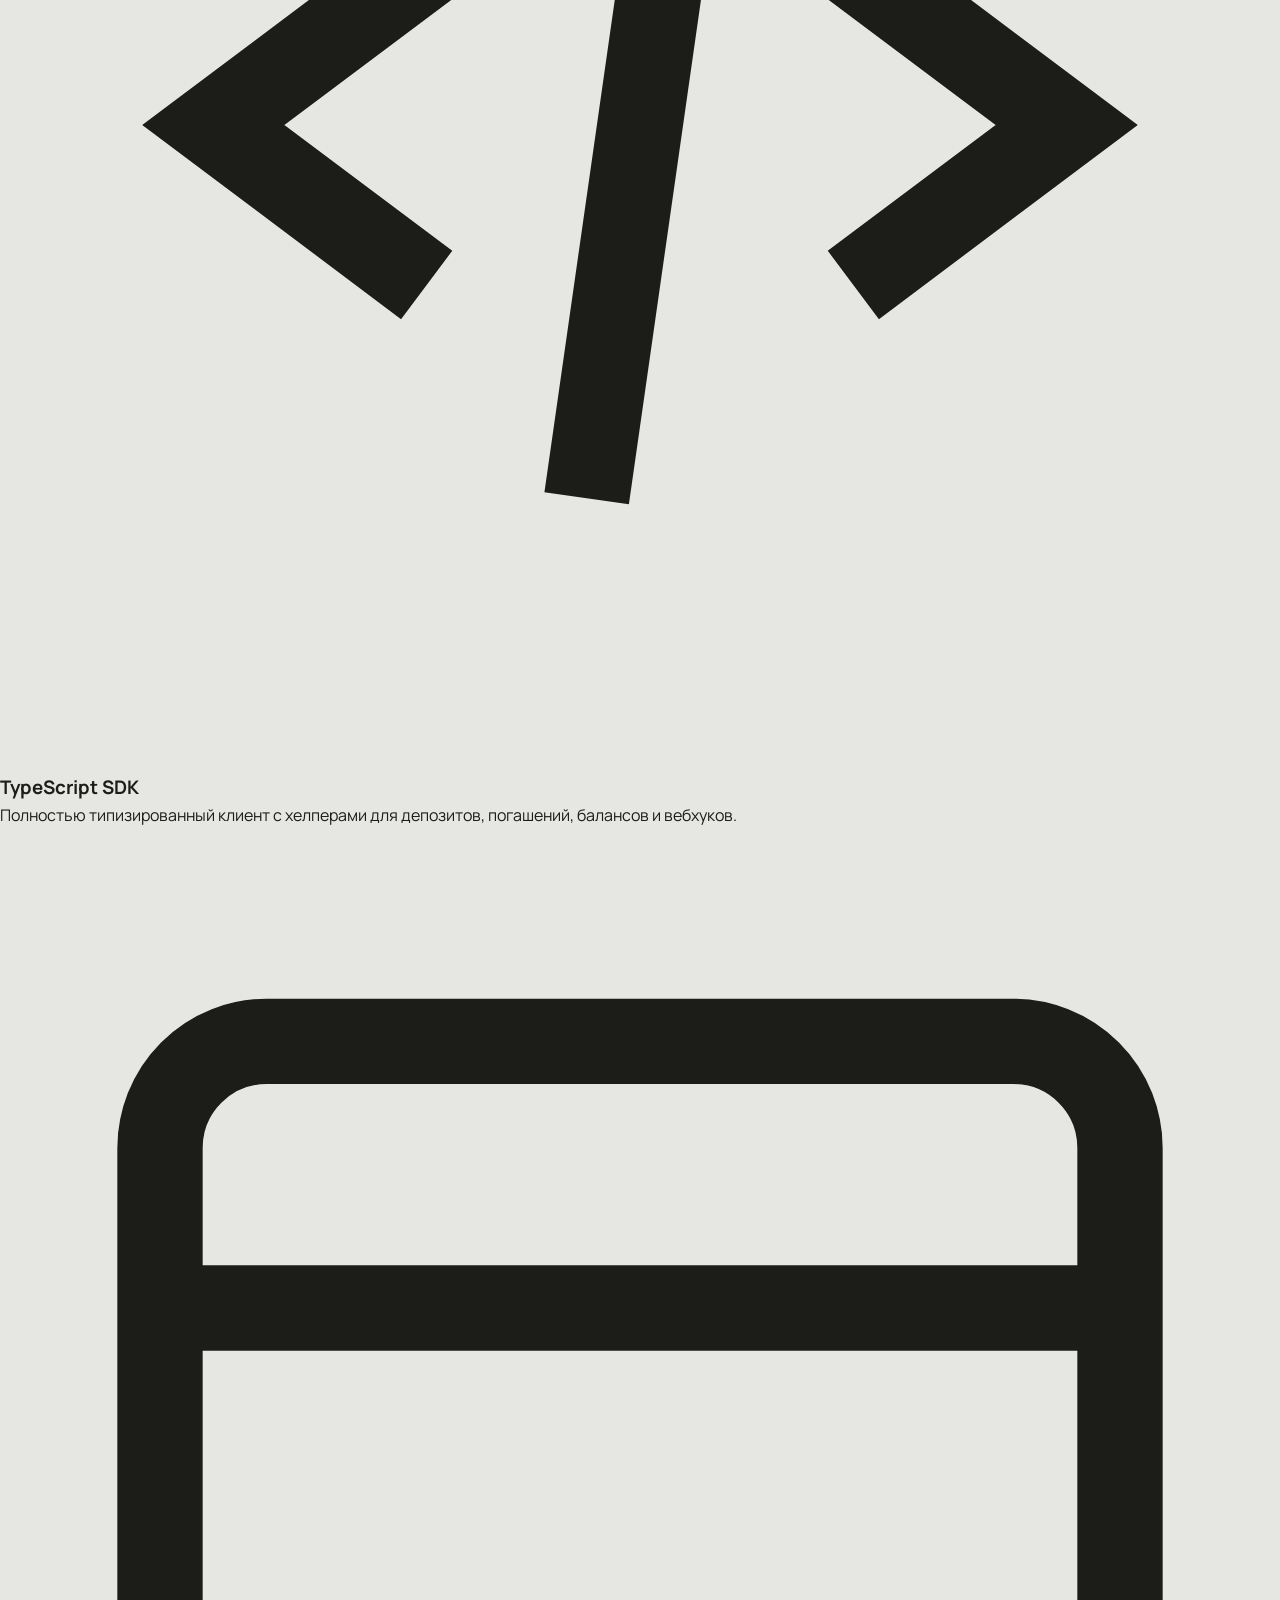
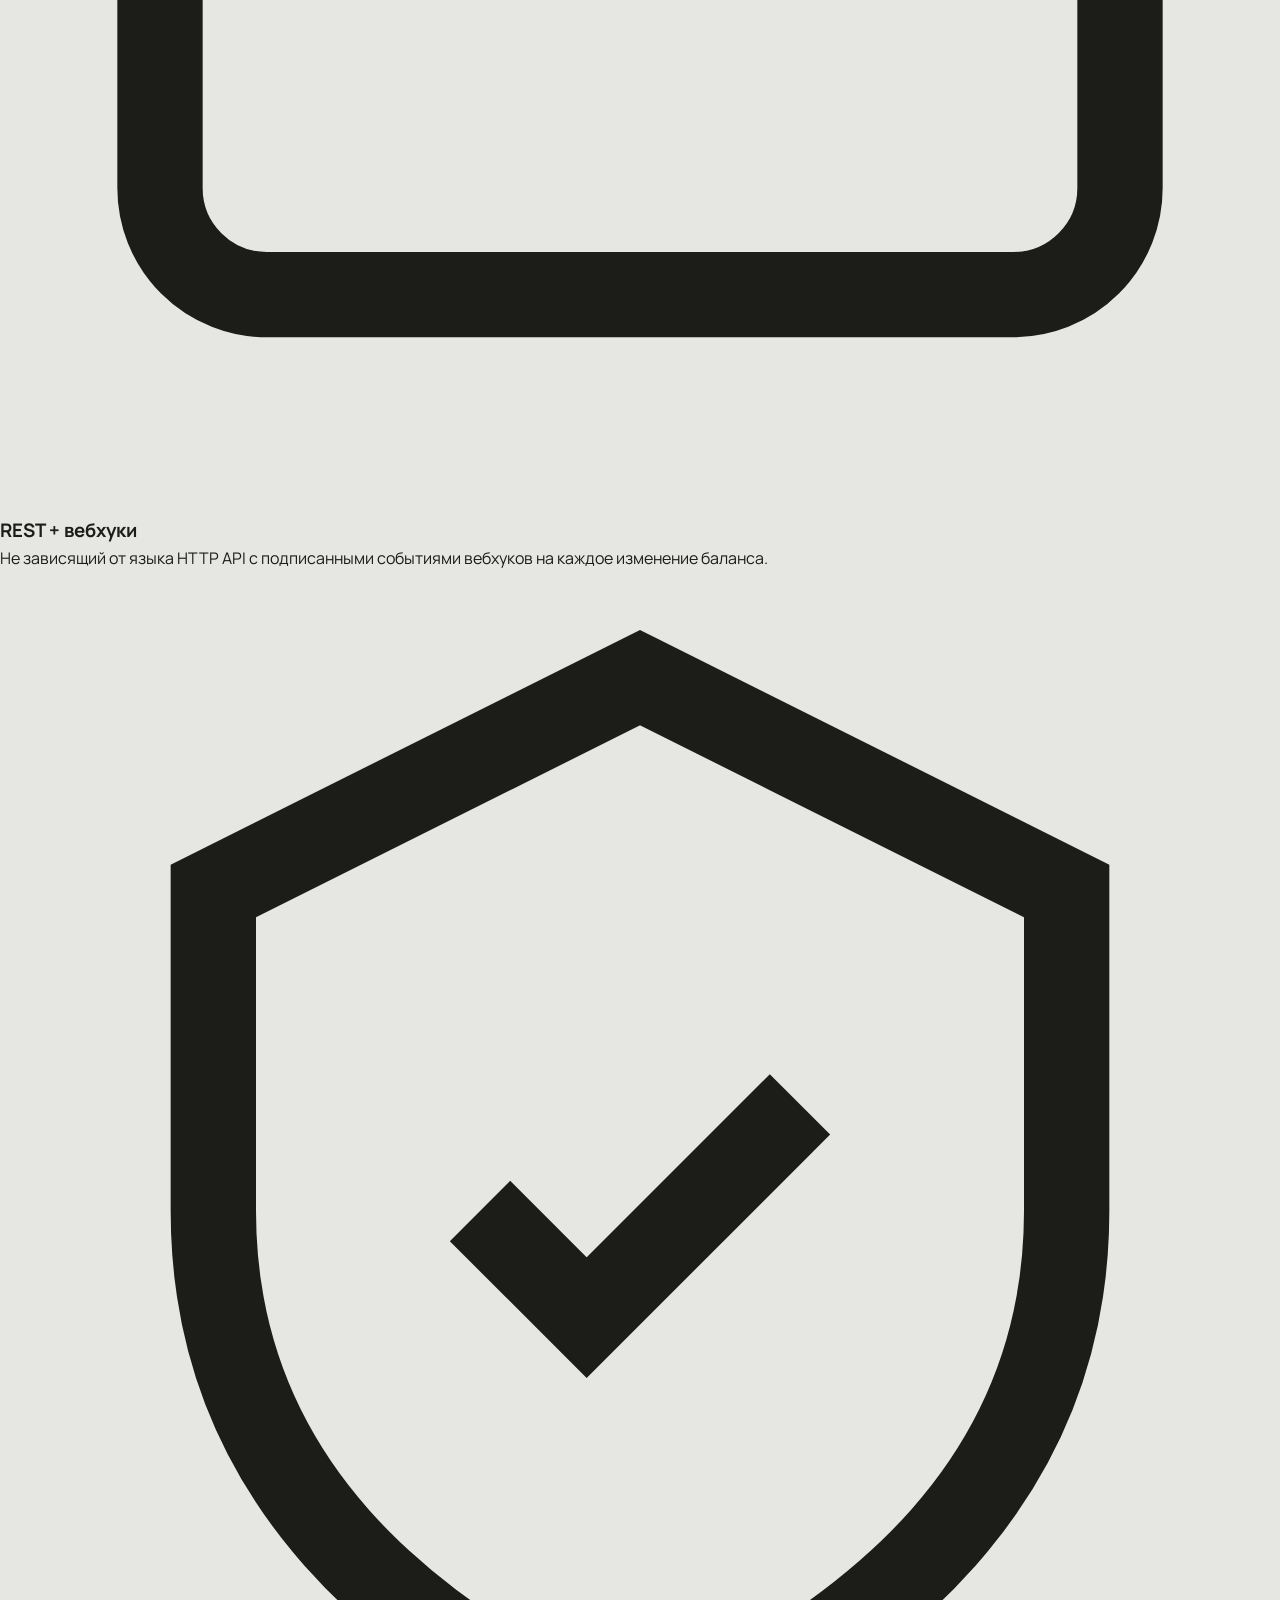
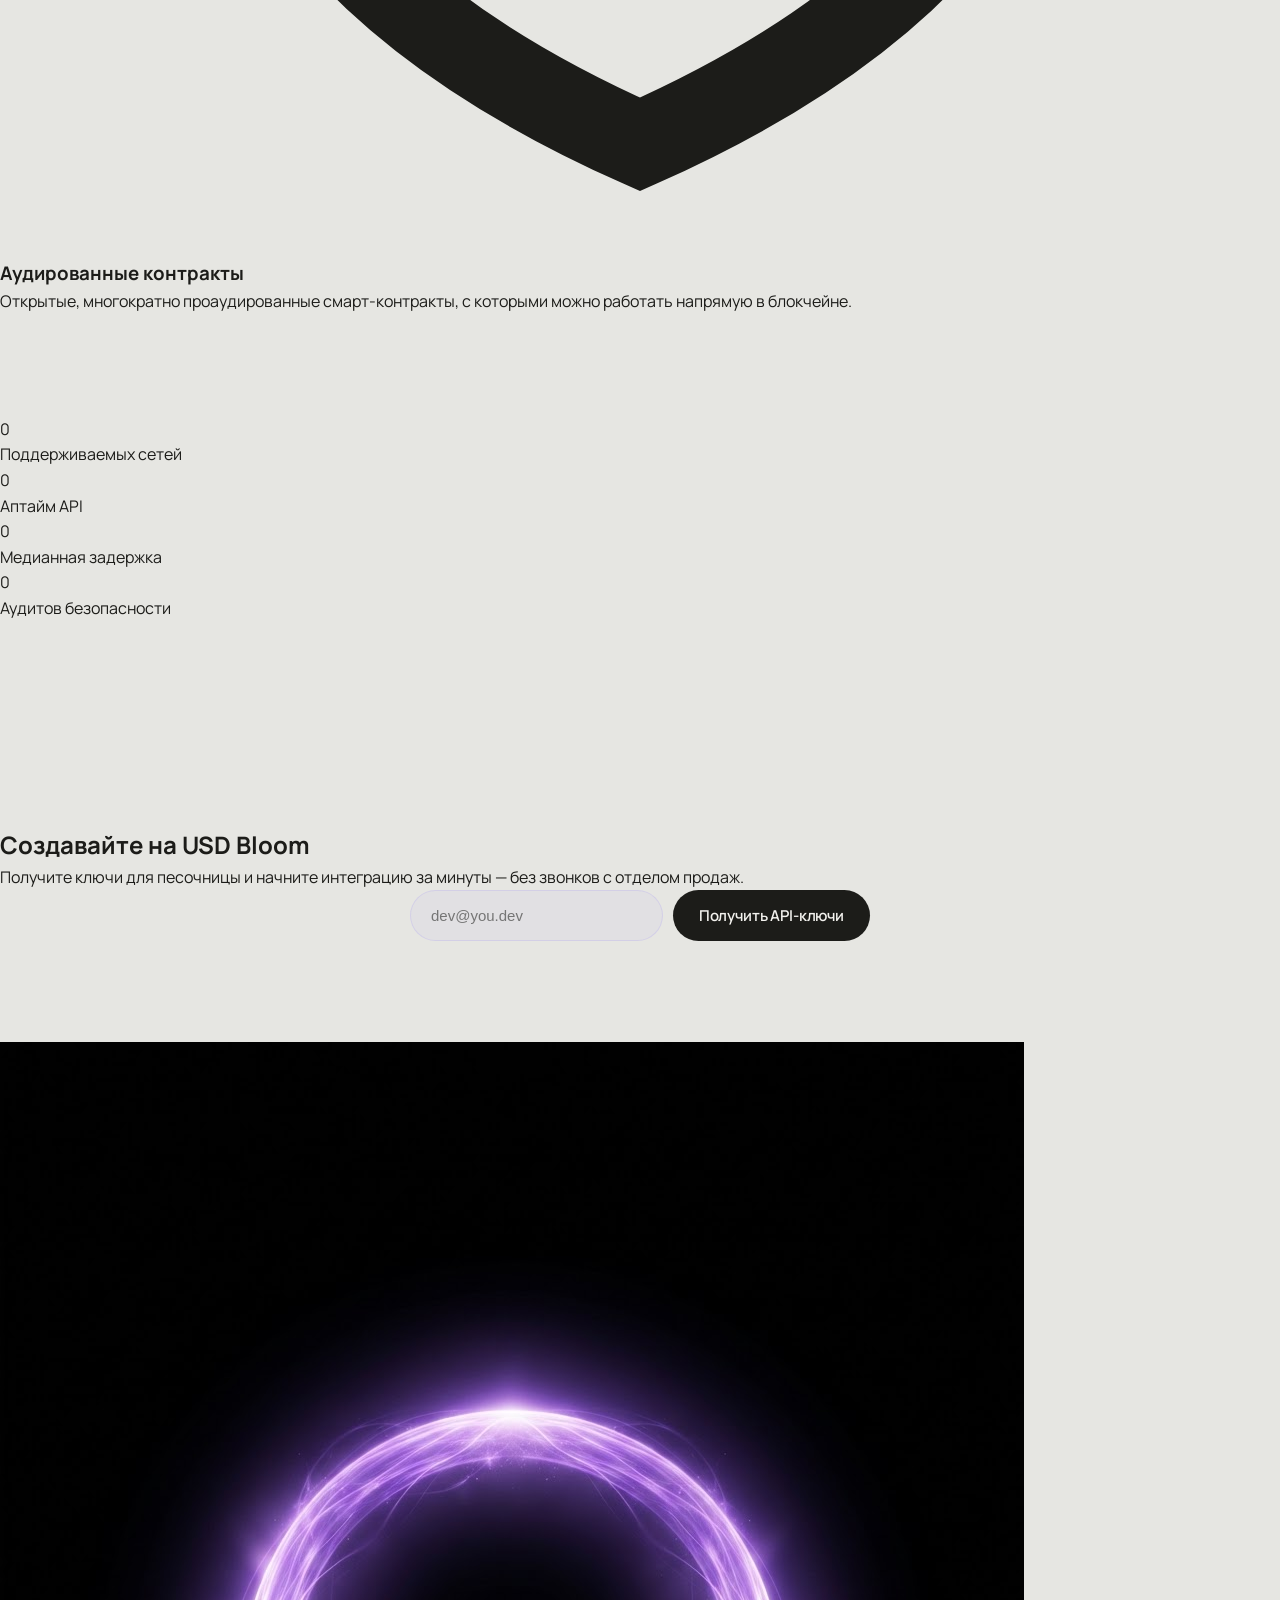
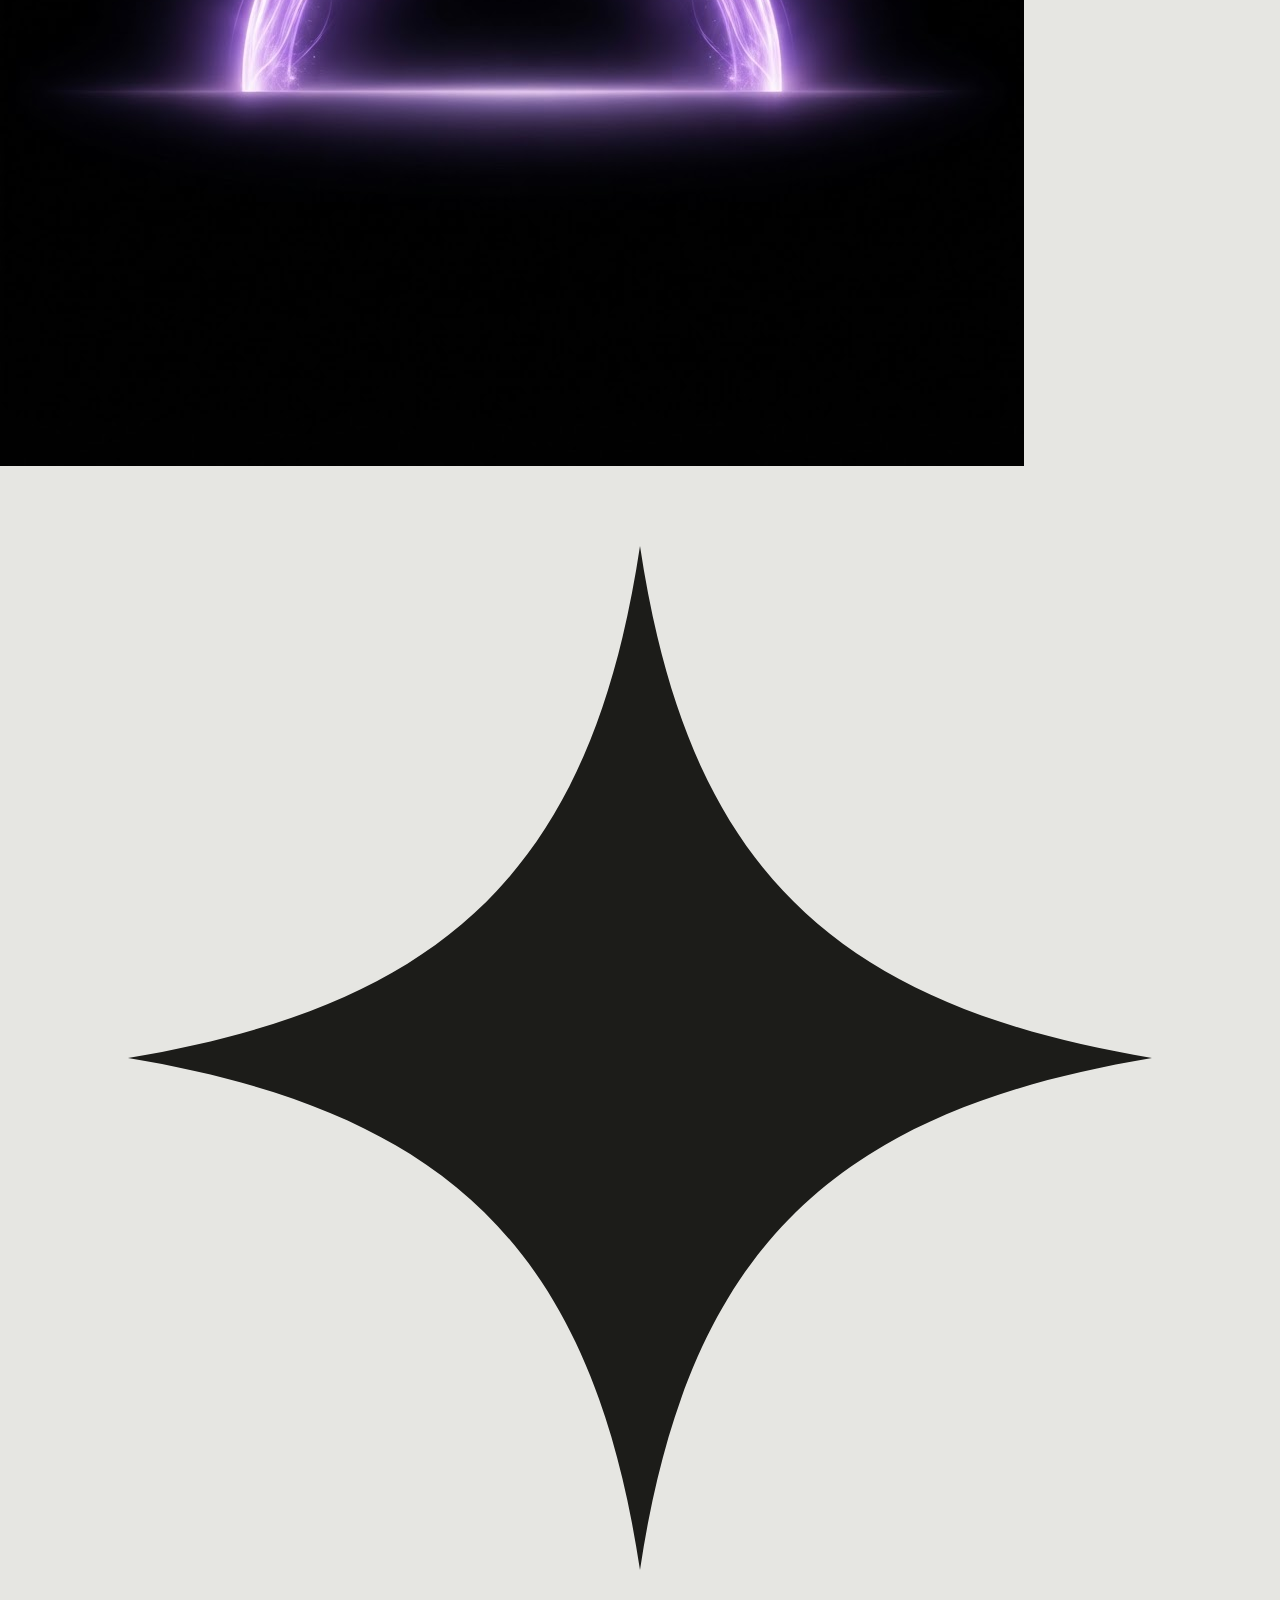
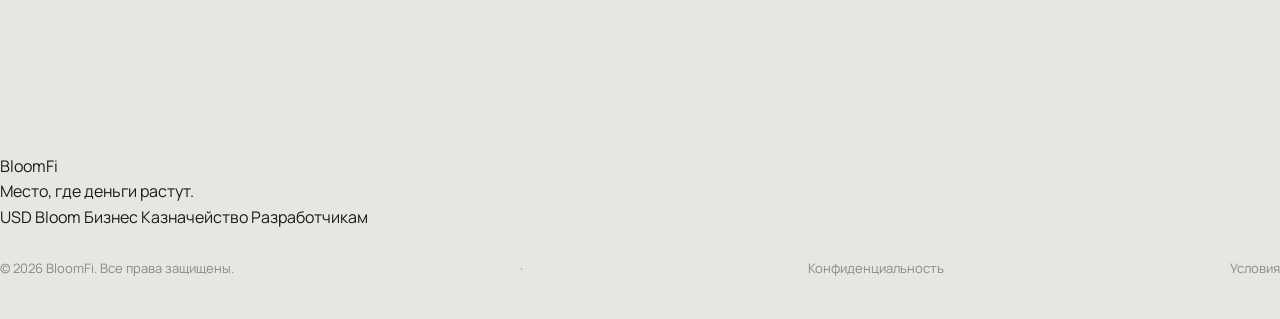
<file: developers.html>
<!DOCTYPE html>
<html lang="ru" data-theme="dark">
<head>
  <meta charset="UTF-8" />
  <meta name="viewport" content="width=device-width, initial-scale=1.0" />
  <meta name="theme-color" content="#0c0820" />
  <title>BloomFi — Разработчикам</title>
  <meta name="description" content="Интегрируйте USD Bloom за минуты с помощью удобных SDK, типизированного REST API и аудированных ончейн-контрактов." />
  <link rel="preconnect" href="https://fonts.googleapis.com" />
  <link rel="preconnect" href="https://fonts.gstatic.com" crossorigin />
  <link href="https://fonts.googleapis.com/css2?family=Inter:wght@400;500;600;700&family=Manrope:wght@500;600;700;800&family=JetBrains+Mono:wght@400;500&display=swap" rel="stylesheet" />
  <link rel="stylesheet" href="css/style.css" />
  <script>
    (function () { try { var t = localStorage.getItem('bloom-theme'); if (t) document.documentElement.setAttribute('data-theme', t); } catch (e) {} })();
  </script>
  <style>
    .code-block {
      background: #0e0925;
      color: #e7e2fb;
      border: 1px solid var(--card-line);
      border-radius: var(--radius);
      padding: 26px 28px;
      font-family: 'JetBrains Mono', ui-monospace, monospace;
      font-size: 14px;
      line-height: 1.7;
      overflow-x: auto;
      white-space: pre;
    }
    .code-block .c-key { color: #b9aef0; }
    .code-block .c-str { color: #a9e6c9; }
    .code-block .c-com { color: #8b84b8; }
  </style>
</head>
<body>
  <canvas id="stars" aria-hidden="true"></canvas>

  <header class="site-header">
    <div class="header-inner">
      <a href="index.html" class="brand" aria-label="BloomFi — на главную">
        <svg class="brand-mark" viewBox="0 0 24 24" fill="currentColor" aria-hidden="true"><path d="M12 1.5c.9 6 3.6 8.6 9.6 9.6-6 1-8.7 3.6-9.6 9.6-.9-6-3.6-8.6-9.6-9.6 6-1 8.7-3.6 9.6-9.6Z"/></svg>
        BloomFi
      </a>
      <nav class="main-nav" aria-label="Основная навигация">
        <a href="index.html">USD Bloom</a>
        <a href="business.html">Бизнес</a>
        <a href="treasury.html">Казначейство</a>
        <a href="developers.html" class="active">Разработчикам</a>
      </nav>
      <div class="header-actions">
        <button class="theme-toggle" id="themeToggle" aria-label="Переключить тему">
          <svg class="i-moon" viewBox="0 0 24 24" fill="none" stroke="currentColor" stroke-width="1.8" stroke-linecap="round" stroke-linejoin="round" aria-hidden="true"><path d="M21 12.8A9 9 0 1 1 11.2 3a7 7 0 0 0 9.8 9.8Z"/></svg>
          <svg class="i-sun" viewBox="0 0 24 24" fill="none" stroke="currentColor" stroke-width="1.8" stroke-linecap="round" stroke-linejoin="round" aria-hidden="true"><circle cx="12" cy="12" r="4.2"/><path d="M12 2v2.5M12 19.5V22M2 12h2.5M19.5 12H22M4.9 4.9l1.8 1.8M17.3 17.3l1.8 1.8M19.1 4.9l-1.8 1.8M6.7 17.3l-1.8 1.8"/></svg>
        </button>
        <a href="#start" class="btn btn-dark btn-sm header-cta">Запустить BETA</a>
        <button class="header-burger" id="burger" aria-label="Открыть меню" aria-expanded="false"><span></span><span></span></button>
      </div>
    </div>
  </header>

  <div class="mobile-menu" id="mobileMenu" aria-hidden="true">
    <nav aria-label="Мобильная навигация">
      <a href="index.html">USD Bloom</a>
      <a href="business.html">Бизнес</a>
      <a href="treasury.html">Казначейство</a>
      <a href="developers.html">Разработчикам</a>
    </nav>
  </div>

  <div class="shell">
    <div class="panel">
      <main class="page">
        <section class="page-hero">
          <p class="eyebrow reveal">Разработчикам</p>
          <h1 class="reveal">Доходность в<br />несколько строк кода</h1>
          <p class="reveal">Интегрируйте USD Bloom с помощью удобных SDK, типизированного REST API и аудированных ончейн-контрактов. Запускайте нативную доходность, не будучи экспертом в DeFi.</p>
          <div class="reveal" style="margin-top:26px;display:flex;gap:12px;justify-content:center;flex-wrap:wrap">
            <a href="#start" class="btn btn-dark">Получить API-ключи</a>
            <a href="#" class="btn btn-ghost">Смотреть справочник</a>
          </div>
        </section>

        <section class="section">
          <div class="split">
            <div class="reveal-left">
              <p class="eyebrow">Быстрый старт</p>
              <h2 class="h2">Внесите и<br />начните зарабатывать</h2>
              <p style="color:var(--ink-muted);margin-top:16px;max-width:360px">Один вызов для депозита, один — чтобы узнать текущий баланс. SDK берёт на себя сети, газ и маршрутизацию.</p>
            </div>
            <div class="code-block reveal-right"><span class="c-com">// npm i @bloomfi/sdk</span>
<span class="c-key">import</span> { Bloom } <span class="c-key">from</span> <span class="c-str">"@bloomfi/sdk"</span>;

<span class="c-key">const</span> bloom = <span class="c-key">new</span> Bloom(process.env.BLOOM_KEY);

<span class="c-com">// внести 500 USDC в USD Bloom</span>
<span class="c-key">await</span> bloom.deposit({
  amount: <span class="c-str">"500"</span>,
  asset: <span class="c-str">"USDC"</span>,
  chain: <span class="c-str">"base"</span>,
});

<span class="c-key">const</span> b = <span class="c-key">await</span> bloom.balance();
console.log(b.apy); <span class="c-com">// 8.4</span></div>
          </div>
        </section>

        <section class="section" style="padding-top:0">
          <div class="grid-3">
            <article class="info-card reveal-left">
              <div class="info-icon"><svg viewBox="0 0 24 24" fill="none" stroke="currentColor" stroke-width="1.6"><path d="M8 9l-4 3 4 3M16 9l4 3-4 3M13 5l-2 14"/></svg></div>
              <h3>TypeScript SDK</h3>
              <p>Полностью типизированный клиент с хелперами для депозитов, погашений, балансов и вебхуков.</p>
            </article>
            <article class="info-card reveal">
              <div class="info-icon"><svg viewBox="0 0 24 24" fill="none" stroke="currentColor" stroke-width="1.6"><rect x="3" y="4" width="18" height="16" rx="2"/><path d="M3 9h18"/></svg></div>
              <h3>REST + вебхуки</h3>
              <p>Не зависящий от языка HTTP API с подписанными событиями вебхуков на каждое изменение баланса.</p>
            </article>
            <article class="info-card reveal-right">
              <div class="info-icon"><svg viewBox="0 0 24 24" fill="none" stroke="currentColor" stroke-width="1.6"><path d="M12 2l8 4v6c0 5-3.5 8-8 10-4.5-2-8-5-8-10V6z"/><path d="M9 12l2 2 4-4"/></svg></div>
              <h3>Аудированные контракты</h3>
              <p>Открытые, многократно проаудированные смарт-контракты, с которыми можно работать напрямую в блокчейне.</p>
            </article>
          </div>
        </section>

        <section class="section" style="padding-top:0">
          <div class="stat-band">
            <div class="stat-box reveal"><div class="num"><span data-count="4">0</span></div><div class="lbl">Поддерживаемых сетей</div></div>
            <div class="stat-box reveal"><div class="num"><span data-count="99.9" data-suffix="%">0</span></div><div class="lbl">Аптайм API</div></div>
            <div class="stat-box reveal"><div class="num"><span data-count="120" data-suffix="мс">0</span></div><div class="lbl">Медианная задержка</div></div>
            <div class="stat-box reveal"><div class="num"><span data-count="3">0</span></div><div class="lbl">Аудитов безопасности</div></div>
          </div>
        </section>

        <section class="section" style="padding-bottom:8px" id="start">
          <div class="cta reveal-scale">
            <h2>Создавайте на USD Bloom</h2>
            <p>Получите ключи для песочницы и начните интеграцию за минуты — без звонков с отделом продаж.</p>
            <form data-mock style="display:flex;gap:10px;justify-content:center;flex-wrap:wrap;max-width:460px;margin:0 auto">
              <input type="email" name="email" required placeholder="dev@you.dev" aria-label="Электронная почта" style="flex:1;min-width:200px;padding:15px 20px;border-radius:100px;border:1px solid rgba(169,156,240,0.24);background:rgba(169,156,240,0.08);color:#efecfb;font-size:15px" />
              <button type="submit" class="btn btn-dark">Получить API-ключи</button>
              <p class="form-note" role="status" aria-live="polite" style="flex-basis:100%;margin-top:6px;color:#a49dce;font-size:14px"></p>
            </form>
          </div>
        </section>
      </main>
    </div>
  </div>

  <footer class="footer">
    <img class="footer-arch" data-img-light="images/arch-glow.png" data-img-dark="images/arch-dark.png" src="images/arch-dark.png" alt="" aria-hidden="true" />
    <div class="footer-inner">
      <a href="index.html" class="footer-brand"><svg viewBox="0 0 24 24" fill="currentColor" aria-hidden="true"><path d="M12 1.5c.9 6 3.6 8.6 9.6 9.6-6 1-8.7 3.6-9.6 9.6-.9-6-3.6-8.6-9.6-9.6 6-1 8.7-3.6 9.6-9.6Z"/></svg> BloomFi</a>
      <p class="footer-tag reveal-scale">Место, где деньги растут.</p>
      <nav class="footer-nav" aria-label="Навигация в подвале">
        <a href="index.html">USD Bloom</a>
        <a href="business.html">Бизнес</a>
        <a href="treasury.html">Казначейство</a>
        <a href="developers.html">Разработчикам</a>
      </nav>
      <div class="footer-bottom"><span>© 2026 BloomFi. Все права защищены.</span><span>·</span><a href="#">Конфиденциальность</a><a href="#">Условия</a></div>
    </div>
  </footer>

  <script src="js/main.js" defer></script>
</body>
</html>
</file>
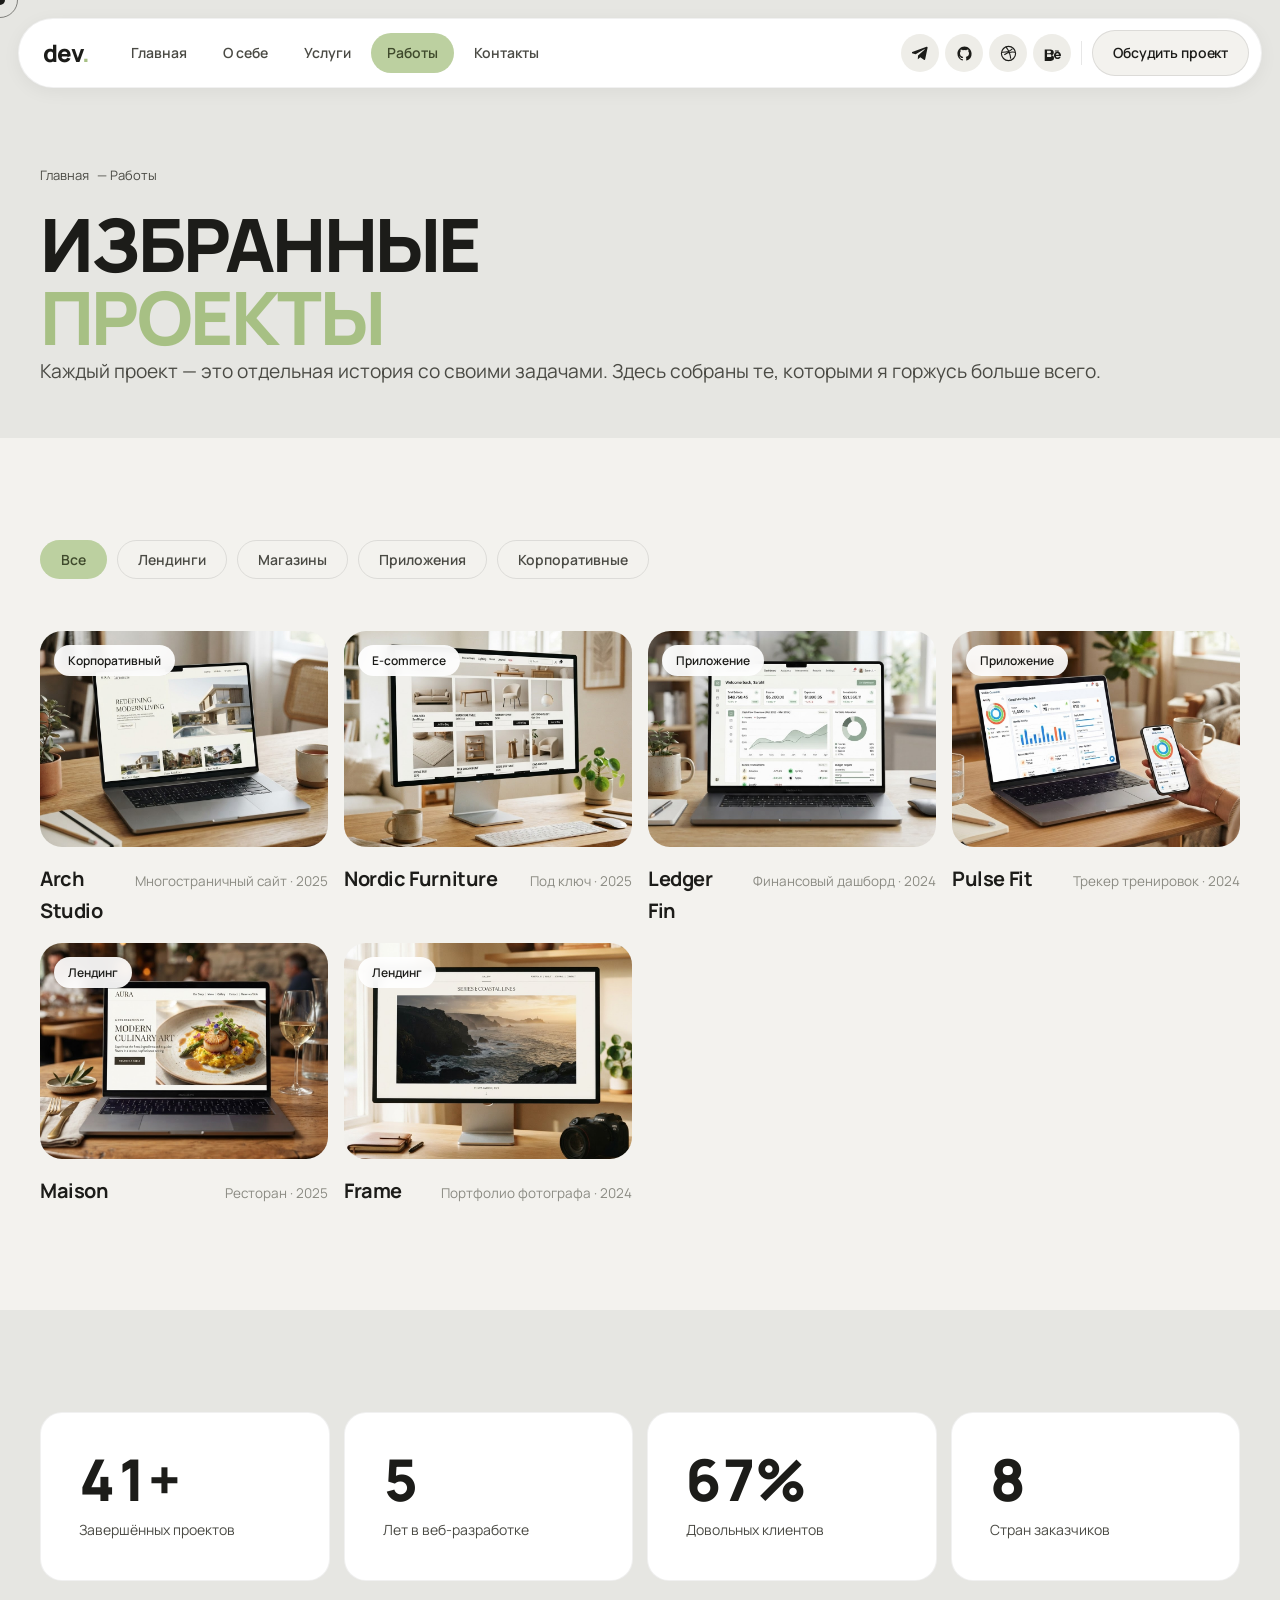
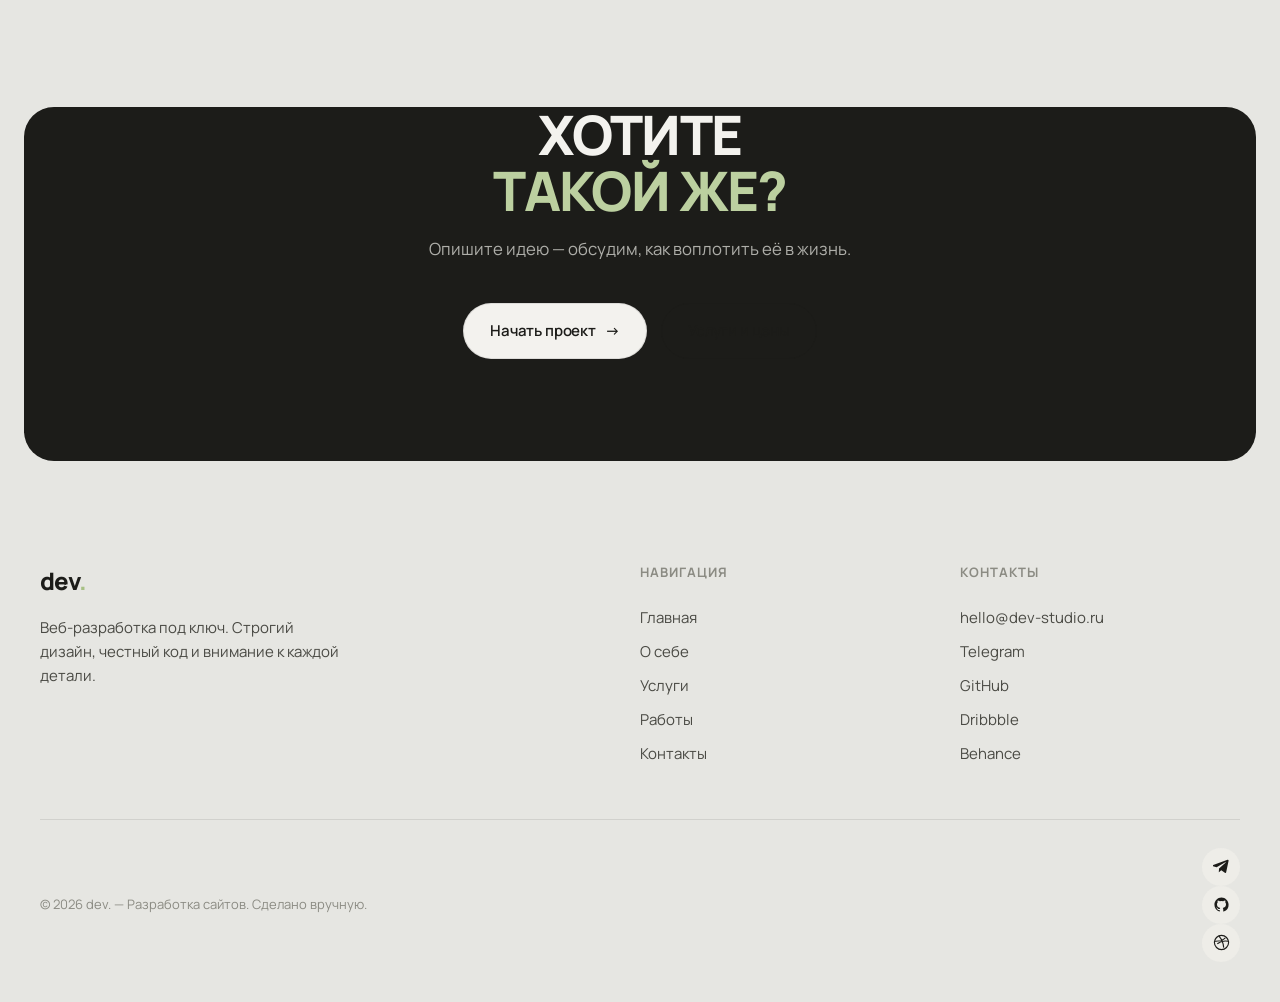
<file: portfolio.html>
<!DOCTYPE html>
<html lang="ru">
<head>
  <meta charset="UTF-8" />
  <meta name="viewport" content="width=device-width, initial-scale=1.0" />
  <title>Работы — dev.</title>
  <meta name="description" content="Избранные проекты: лендинги, интернет-магазины, корпоративные сайты и веб-приложения. Портфолио веб-разработчика." />
  <meta name="theme-color" content="#e6e6e2" />
  <link rel="preconnect" href="https://fonts.googleapis.com" />
  <link rel="preconnect" href="https://fonts.gstatic.com" crossorigin />
  <link href="https://fonts.googleapis.com/css2?family=Manrope:wght@400;500;600;700;800&display=swap" rel="stylesheet" />
  <link rel="stylesheet" href="css/style.css" />
</head>
<body>
  <div class="cursor" id="cursor" aria-hidden="true"></div>
  <div class="cursor-follower" id="cursorFollower" aria-hidden="true"></div>

  <header class="nav" id="nav">
    <div class="nav-inner">
      <a href="index.html" class="nav-logo" aria-label="На главную">dev<span class="accent-dot">.</span></a>
      <nav class="nav-links" aria-label="Основная навигация">
        <a href="index.html">Главная</a>
        <a href="about.html">О себе</a>
        <a href="services.html">Услуги</a>
        <a href="portfolio.html" aria-current="page">Работы</a>
        <a href="contact.html">Контакты</a>
      </nav>
      <div class="nav-right">
        <div class="social-row">
          <a href="https://t.me/" class="social-ico" target="_blank" rel="noopener" aria-label="Telegram"><svg viewBox="0 0 24 24" fill="currentColor" aria-hidden="true"><path d="M21.94 4.3 18.6 20.1c-.25 1.11-.91 1.38-1.85.86l-5.1-3.76-2.46 2.37c-.27.27-.5.5-1.02.5l.36-5.2 9.46-8.55c.41-.36-.09-.57-.64-.2L5.11 13.14l-5.03-1.57c-1.09-.34-1.11-1.09.23-1.62L20.53 2.6c.91-.34 1.71.2 1.41 1.7Z"/></svg></a>
          <a href="https://github.com/" class="social-ico" target="_blank" rel="noopener" aria-label="GitHub"><svg viewBox="0 0 24 24" fill="currentColor" aria-hidden="true"><path d="M12 2C6.48 2 2 6.58 2 12.25c0 4.53 2.87 8.37 6.84 9.73.5.1.68-.22.68-.49l-.01-1.72c-2.78.62-3.37-1.37-3.37-1.37-.46-1.18-1.11-1.5-1.11-1.5-.91-.64.07-.62.07-.62 1 .07 1.53 1.06 1.53 1.06.89 1.57 2.34 1.12 2.91.85.09-.66.35-1.12.63-1.38-2.22-.26-4.56-1.14-4.56-5.06 0-1.12.39-2.03 1.03-2.75-.1-.26-.45-1.3.1-2.72 0 0 .84-.28 2.75 1.05a9.35 9.35 0 0 1 5 0c1.91-1.33 2.75-1.05 2.75-1.05.55 1.42.2 2.46.1 2.72.64.72 1.03 1.63 1.03 2.75 0 3.93-2.34 4.79-4.57 5.05.36.32.68.94.68 1.9l-.01 2.82c0 .27.18.6.69.49A10.02 10.02 0 0 0 22 12.25C22 6.58 17.52 2 12 2Z"/></svg></a>
          <a href="https://dribbble.com/" class="social-ico" target="_blank" rel="noopener" aria-label="Dribbble"><svg viewBox="0 0 24 24" fill="none" stroke="currentColor" stroke-width="1.6" aria-hidden="true"><circle cx="12" cy="12" r="10"/><path d="M8.5 2.9c4 4.5 6 9.6 6.6 16.4M21.7 10.3c-6.5-1-12 .4-15.6 3.4M2.4 10.2c5.9.3 11.2-1 15-4.7"/></svg></a>
          <a href="https://behance.net/" class="social-ico" target="_blank" rel="noopener" aria-label="Behance"><svg viewBox="0 0 24 24" fill="currentColor" aria-hidden="true"><path d="M8.3 6.3c.9 0 1.7.08 2.4.24.7.16 1.3.42 1.7.77.5.35.8.8 1.05 1.36.24.55.36 1.23.36 2.02 0 .92-.2 1.68-.63 2.3-.42.6-1.05 1.1-1.9 1.5.94.28 1.65.75 2.12 1.42.47.67.7 1.48.7 2.42 0 .77-.15 1.43-.44 1.98-.29.55-.7 1-1.2 1.34-.5.35-1.08.6-1.72.76-.64.16-1.3.24-1.97.24H1V6.3h7.3ZM7.9 11.5c.56 0 1.02-.13 1.38-.4.36-.27.53-.7.53-1.3 0-.34-.06-.62-.18-.83a1.3 1.3 0 0 0-.5-.5 2 2 0 0 0-.72-.25 5 5 0 0 0-.85-.07H4.3v3.35h3.6Zm.2 5.6c.32 0 .62-.03.9-.1.28-.06.53-.17.74-.32.2-.15.37-.35.5-.6.12-.26.18-.58.18-.97 0-.76-.21-1.3-.64-1.63-.43-.32-1-.48-1.7-.48H4.3v4.1h3.8ZM17.5 17.2c.4.38.96.57 1.7.57.53 0 .98-.13 1.37-.4.38-.26.62-.54.7-.83h2.36c-.38 1.17-.96 2-1.74 2.5-.78.5-1.72.75-2.83.75-.77 0-1.46-.12-2.08-.37a4.3 4.3 0 0 1-1.57-1.05 4.6 4.6 0 0 1-1-1.63 6.1 6.1 0 0 1-.35-2.1c0-.75.12-1.44.36-2.08a4.86 4.86 0 0 1 2.6-2.74 5.1 5.1 0 0 1 2.05-.4c.85 0 1.6.17 2.24.5.63.32 1.15.77 1.55 1.32.4.56.7 1.2.87 1.9.17.72.23 1.47.18 2.25h-7.02c0 .8.27 1.45.68 1.84Zm2.96-4.98c-.32-.35-.83-.53-1.5-.53-.44 0-.8.08-1.1.23-.28.15-.5.33-.68.55-.17.2-.29.43-.35.66-.07.24-.1.44-.12.63h4.35c-.06-.68-.28-1.2-.6-1.57ZM15.4 7.68h5.44V9h-5.44V7.68Z"/></svg></a>
        </div>
        <div class="nav-divider" aria-hidden="true"></div>
        <a href="contact.html" class="btn btn-small btn-light nav-cta">Обсудить проект</a>
      </div>
      <button class="nav-burger" id="burger" aria-label="Открыть меню" aria-expanded="false"><span></span><span></span></button>
    </div>
  </header>

  <div class="mobile-menu" id="mobileMenu" aria-hidden="true">
    <nav aria-label="Мобильная навигация">
      <a href="index.html">Главная</a>
      <a href="about.html">О себе</a>
      <a href="services.html">Услуги</a>
      <a href="portfolio.html">Работы</a>
      <a href="contact.html">Контакты</a>
    </nav>
  </div>

  <main>
    <section class="page-hero section-dark">
      <div class="container">
        <p class="breadcrumb fade-up"><a href="index.html">Главная</a> — Работы</p>
        <h1 class="page-title fade-up">Избранные<br /><em>проекты</em></h1>
        <p class="lead fade-up">Каждый проект — это отдельная история со своими задачами. Здесь собраны те, которыми я горжусь больше всего.</p>
      </div>
    </section>

    <section class="section section-light">
      <div class="container">
        <div class="filter-row fade-up">
          <button class="filter-btn is-active" data-filter="all" type="button">Все</button>
          <button class="filter-btn" data-filter="landing" type="button">Лендинги</button>
          <button class="filter-btn" data-filter="shop" type="button">Магазины</button>
          <button class="filter-btn" data-filter="app" type="button">Приложения</button>
          <button class="filter-btn" data-filter="corp" type="button">Корпоративные</button>
        </div>

        <div class="work-grid" id="workGrid">
          <a href="#" class="work-card fade-up" data-cat="corp">
            <div class="work-image">
              <span class="work-tag">Корпоративный</span>
              <img src="images/work-1.png" alt="Сайт архитектурной студии" loading="lazy" />
            </div>
            <div class="work-info"><h3>Arch Studio</h3><span>Многостраничный сайт · 2025</span></div>
          </a>
          <a href="#" class="work-card fade-up" data-cat="shop">
            <div class="work-image">
              <span class="work-tag">E-commerce</span>
              <img src="images/work-2.png" alt="Интернет-магазин мебели" loading="lazy" />
            </div>
            <div class="work-info"><h3>Nordic Furniture</h3><span>Под ключ · 2025</span></div>
          </a>
          <a href="#" class="work-card fade-up" data-cat="app">
            <div class="work-image">
              <span class="work-tag">Приложение</span>
              <img src="images/work-3.png" alt="Финтех-приложение" loading="lazy" />
            </div>
            <div class="work-info"><h3>Ledger Fin</h3><span>Финансовый дашборд · 2024</span></div>
          </a>
          <a href="#" class="work-card fade-up" data-cat="app">
            <div class="work-image">
              <span class="work-tag">Приложение</span>
              <img src="images/work-4.png" alt="Фитнес-приложение" loading="lazy" />
            </div>
            <div class="work-info"><h3>Pulse Fit</h3><span>Трекер тренировок · 2024</span></div>
          </a>
          <a href="#" class="work-card fade-up" data-cat="landing">
            <div class="work-image">
              <span class="work-tag">Лендинг</span>
              <img src="images/work-5.png" alt="Сайт ресторана" loading="lazy" />
            </div>
            <div class="work-info"><h3>Maison</h3><span>Ресторан · 2025</span></div>
          </a>
          <a href="#" class="work-card fade-up" data-cat="landing">
            <div class="work-image">
              <span class="work-tag">Лендинг</span>
              <img src="images/work-6.png" alt="Портфолио фотографа" loading="lazy" />
            </div>
            <div class="work-info"><h3>Frame</h3><span>Портфолио фотографа · 2024</span></div>
          </a>
        </div>
      </div>
    </section>

    <section class="section section-dark">
      <div class="container">
        <div class="stats-grid">
          <div class="stat fade-up"><div class="stat-value" data-count="60" data-suffix="+">0</div><div class="stat-label">Завершённых проектов</div></div>
          <div class="stat fade-up"><div class="stat-value" data-count="7">0</div><div class="stat-label">Лет в веб-разработке</div></div>
          <div class="stat fade-up"><div class="stat-value" data-count="98" data-suffix="%">0</div><div class="stat-label">Довольных клиентов</div></div>
          <div class="stat fade-up"><div class="stat-value" data-count="12">0</div><div class="stat-label">Стран заказчиков</div></div>
        </div>
      </div>
    </section>

    <section class="section section-dark contact-section" style="padding-top:0">
      <div class="container contact-inner">
        <h2 class="contact-title fade-up">Хотите<br /><em>такой же?</em></h2>
        <p class="contact-sub fade-up">Опишите идею — обсудим, как воплотить её в жизнь.</p>
        <div class="fade-up" style="display:flex;gap:14px;justify-content:center;flex-wrap:wrap">
          <a href="contact.html" class="btn btn-light">Начать проект <span class="arrow" aria-hidden="true">→</span></a>
          <a href="services.html" class="btn btn-ghost">Услуги и цены</a>
        </div>
      </div>
    </section>
  </main>

  <footer class="footer">
    <div class="container">
      <div class="footer-top">
        <div class="footer-brand">
          <a href="index.html" class="nav-logo">dev<span class="accent-dot">.</span></a>
          <p>Веб-разработка под ключ. Строгий дизайн, честный код и внимание к каждой детали.</p>
        </div>
        <div class="footer-col">
          <h4>Навигация</h4>
          <a href="index.html">Главная</a>
          <a href="about.html">О себе</a>
          <a href="services.html">Услуги</a>
          <a href="portfolio.html">Работы</a>
          <a href="contact.html">Контакты</a>
        </div>
        <div class="footer-col">
          <h4>Контакты</h4>
          <a href="mailto:hello@dev-studio.ru">hello@dev-studio.ru</a>
          <a href="https://t.me/" target="_blank" rel="noopener">Telegram</a>
          <a href="https://github.com/" target="_blank" rel="noopener">GitHub</a>
          <a href="https://dribbble.com/" target="_blank" rel="noopener">Dribbble</a>
          <a href="https://behance.net/" target="_blank" rel="noopener">Behance</a>
        </div>
      </div>
      <div class="footer-bottom">
        <p>© 2026 dev. — Разработка сайтов. Сделано вручную.</p>
        <div class="footer-social">
          <a href="https://t.me/" class="social-ico" target="_blank" rel="noopener" aria-label="Telegram"><svg viewBox="0 0 24 24" fill="currentColor" aria-hidden="true"><path d="M21.94 4.3 18.6 20.1c-.25 1.11-.91 1.38-1.85.86l-5.1-3.76-2.46 2.37c-.27.27-.5.5-1.02.5l.36-5.2 9.46-8.55c.41-.36-.09-.57-.64-.2L5.11 13.14l-5.03-1.57c-1.09-.34-1.11-1.09.23-1.62L20.53 2.6c.91-.34 1.71.2 1.41 1.7Z"/></svg></a>
          <a href="https://github.com/" class="social-ico" target="_blank" rel="noopener" aria-label="GitHub"><svg viewBox="0 0 24 24" fill="currentColor" aria-hidden="true"><path d="M12 2C6.48 2 2 6.58 2 12.25c0 4.53 2.87 8.37 6.84 9.73.5.1.68-.22.68-.49l-.01-1.72c-2.78.62-3.37-1.37-3.37-1.37-.46-1.18-1.11-1.5-1.11-1.5-.91-.64.07-.62.07-.62 1 .07 1.53 1.06 1.53 1.06.89 1.57 2.34 1.12 2.91.85.09-.66.35-1.12.63-1.38-2.22-.26-4.56-1.14-4.56-5.06 0-1.12.39-2.03 1.03-2.75-.1-.26-.45-1.3.1-2.72 0 0 .84-.28 2.75 1.05a9.35 9.35 0 0 1 5 0c1.91-1.33 2.75-1.05 2.75-1.05.55 1.42.2 2.46.1 2.72.64.72 1.03 1.63 1.03 2.75 0 3.93-2.34 4.79-4.57 5.05.36.32.68.94.68 1.9l-.01 2.82c0 .27.18.6.69.49A10.02 10.02 0 0 0 22 12.25C22 6.58 17.52 2 12 2Z"/></svg></a>
          <a href="https://dribbble.com/" class="social-ico" target="_blank" rel="noopener" aria-label="Dribbble"><svg viewBox="0 0 24 24" fill="none" stroke="currentColor" stroke-width="1.6" aria-hidden="true"><circle cx="12" cy="12" r="10"/><path d="M8.5 2.9c4 4.5 6 9.6 6.6 16.4M21.7 10.3c-6.5-1-12 .4-15.6 3.4M2.4 10.2c5.9.3 11.2-1 15-4.7"/></svg></a>
        </div>
      </div>
    </div>
  </footer>

  <script src="js/main.js" defer></script>
</body>
</html>
</file>
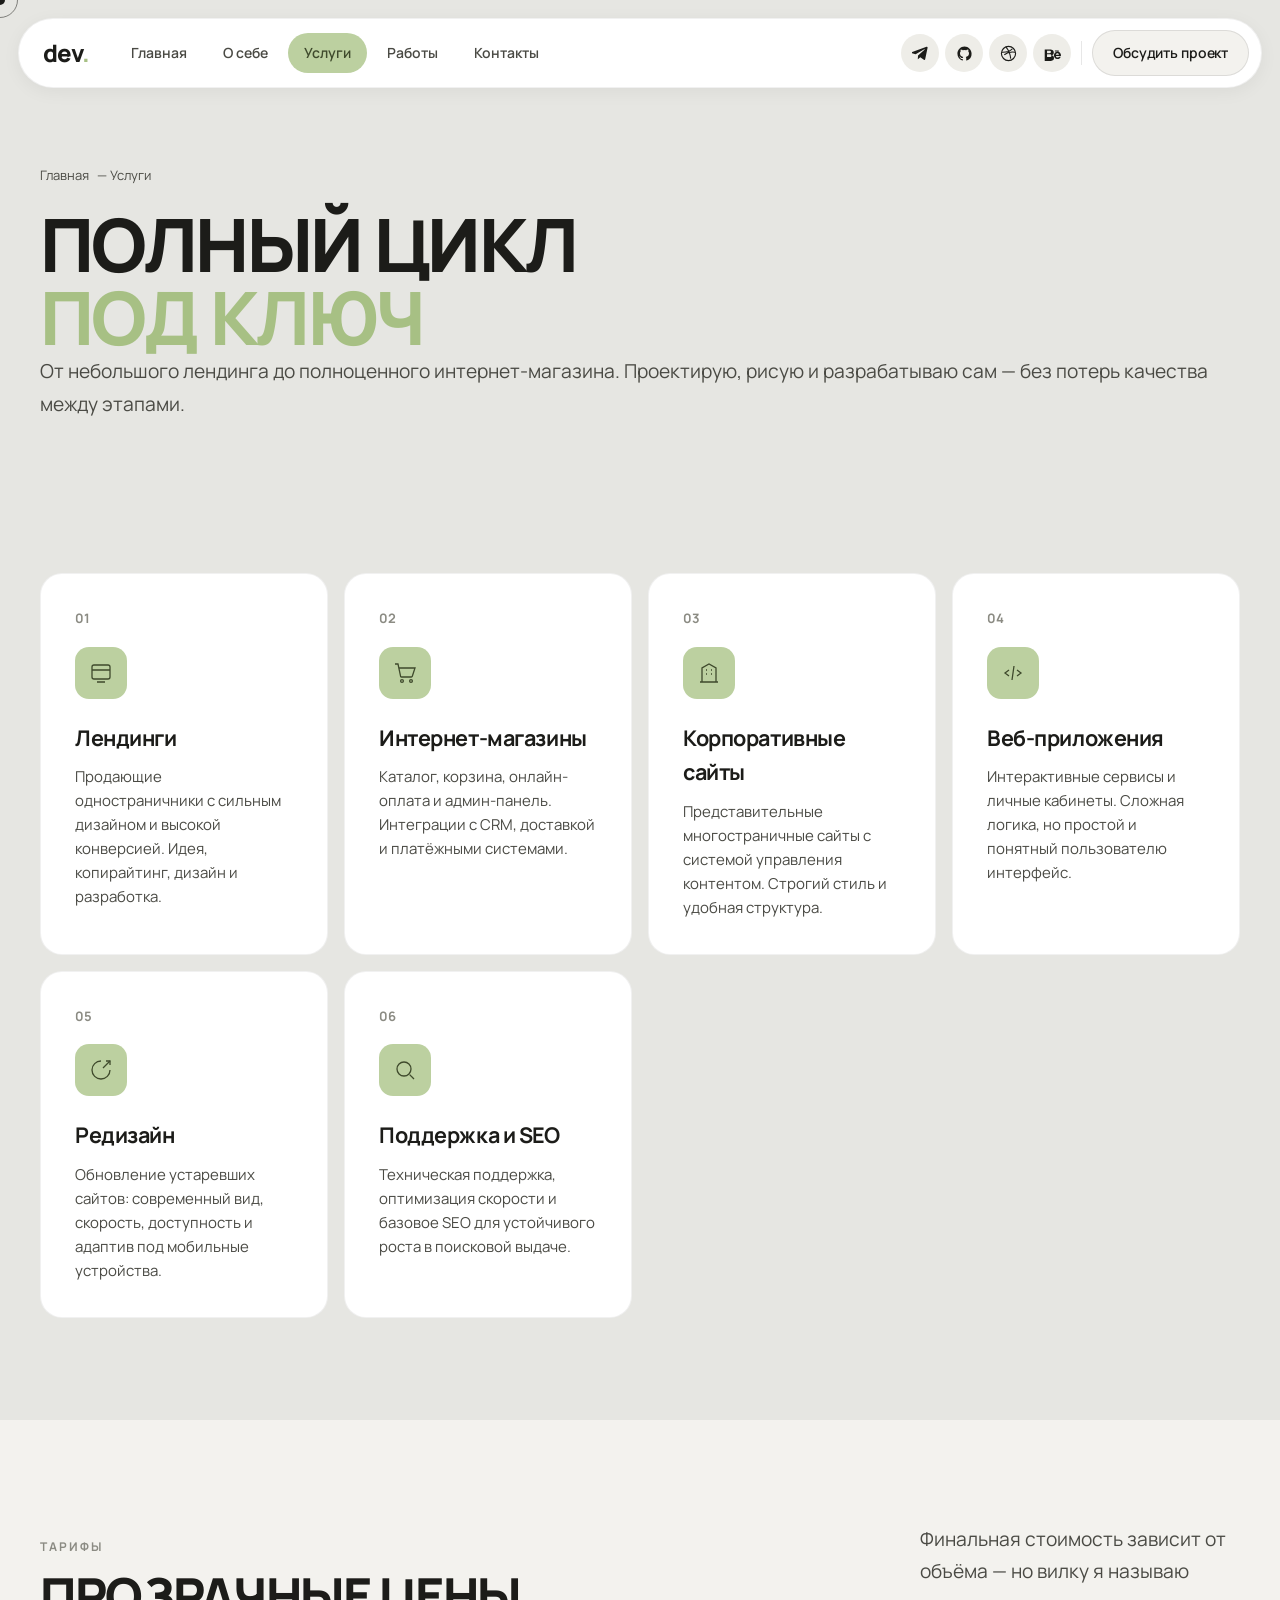
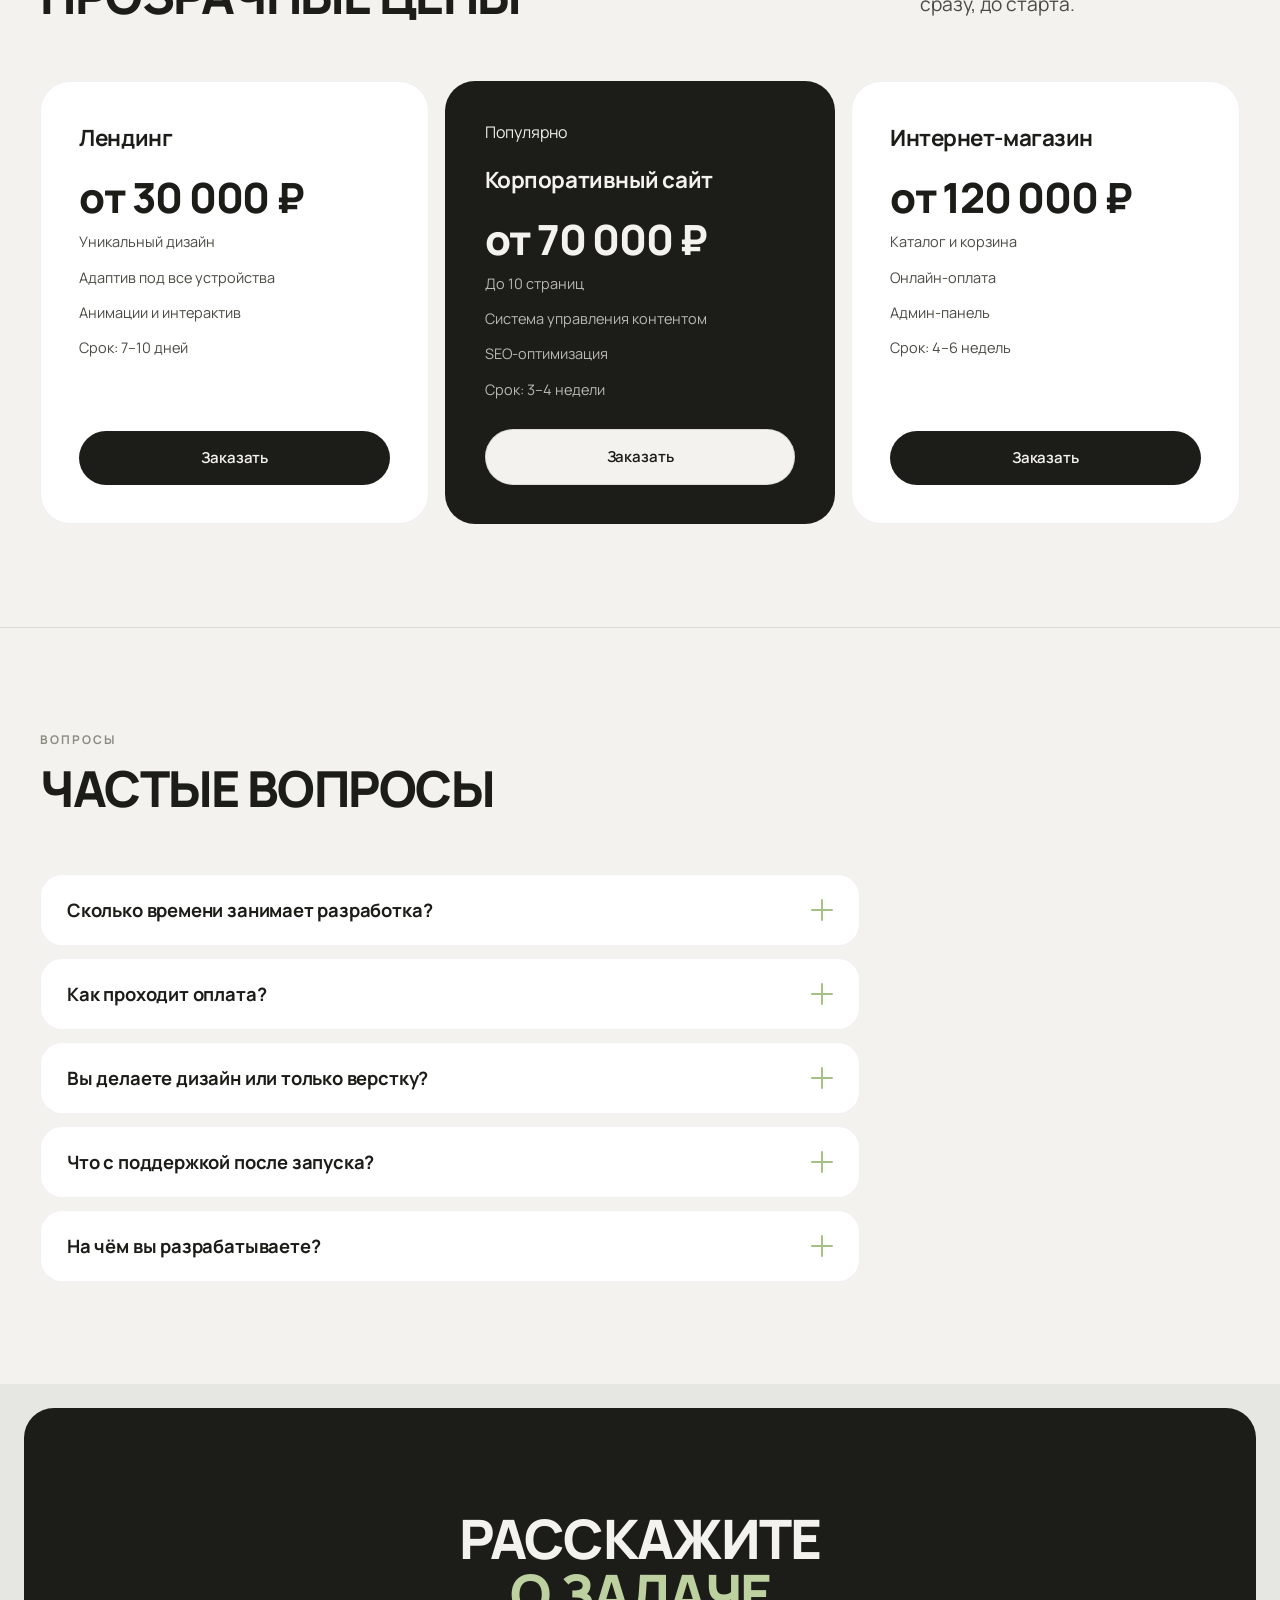
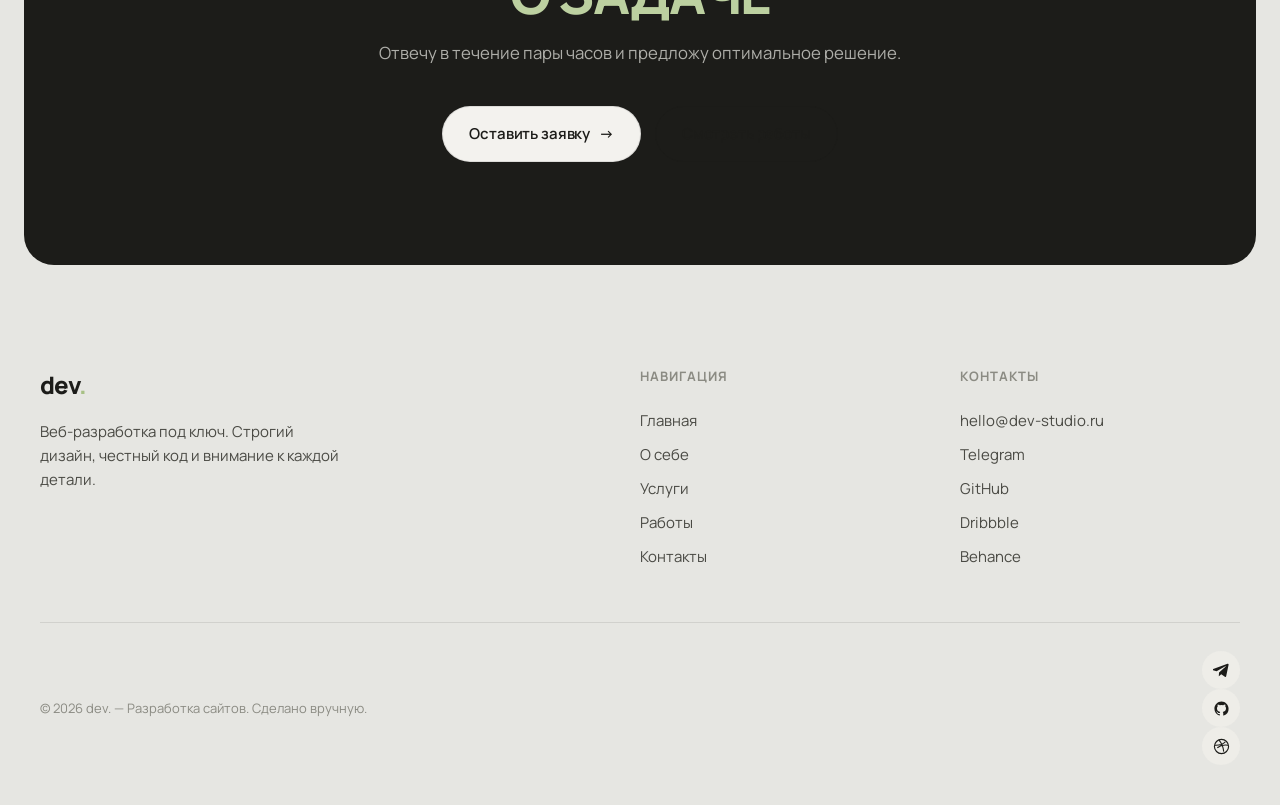
<file: services.html>
<!DOCTYPE html>
<html lang="ru">
<head>
  <meta charset="UTF-8" />
  <meta name="viewport" content="width=device-width, initial-scale=1.0" />
  <title>Услуги — dev.</title>
  <meta name="description" content="Услуги веб-разработки: лендинги, интернет-магазины, корпоративные сайты, веб-приложения, редизайн и поддержка. Прозрачные тарифы." />
  <meta name="theme-color" content="#e6e6e2" />
  <link rel="preconnect" href="https://fonts.googleapis.com" />
  <link rel="preconnect" href="https://fonts.gstatic.com" crossorigin />
  <link href="https://fonts.googleapis.com/css2?family=Manrope:wght@400;500;600;700;800&display=swap" rel="stylesheet" />
  <link rel="stylesheet" href="css/style.css" />
</head>
<body>
  <div class="cursor" id="cursor" aria-hidden="true"></div>
  <div class="cursor-follower" id="cursorFollower" aria-hidden="true"></div>

  <header class="nav" id="nav">
    <div class="nav-inner">
      <a href="index.html" class="nav-logo" aria-label="На главную">dev<span class="accent-dot">.</span></a>
      <nav class="nav-links" aria-label="Основная навигация">
        <a href="index.html">Главная</a>
        <a href="about.html">О себе</a>
        <a href="services.html" aria-current="page">Услуги</a>
        <a href="portfolio.html">Работы</a>
        <a href="contact.html">Контакты</a>
      </nav>
      <div class="nav-right">
        <div class="social-row">
          <a href="https://t.me/" class="social-ico" target="_blank" rel="noopener" aria-label="Telegram"><svg viewBox="0 0 24 24" fill="currentColor" aria-hidden="true"><path d="M21.94 4.3 18.6 20.1c-.25 1.11-.91 1.38-1.85.86l-5.1-3.76-2.46 2.37c-.27.27-.5.5-1.02.5l.36-5.2 9.46-8.55c.41-.36-.09-.57-.64-.2L5.11 13.14l-5.03-1.57c-1.09-.34-1.11-1.09.23-1.62L20.53 2.6c.91-.34 1.71.2 1.41 1.7Z"/></svg></a>
          <a href="https://github.com/" class="social-ico" target="_blank" rel="noopener" aria-label="GitHub"><svg viewBox="0 0 24 24" fill="currentColor" aria-hidden="true"><path d="M12 2C6.48 2 2 6.58 2 12.25c0 4.53 2.87 8.37 6.84 9.73.5.1.68-.22.68-.49l-.01-1.72c-2.78.62-3.37-1.37-3.37-1.37-.46-1.18-1.11-1.5-1.11-1.5-.91-.64.07-.62.07-.62 1 .07 1.53 1.06 1.53 1.06.89 1.57 2.34 1.12 2.91.85.09-.66.35-1.12.63-1.38-2.22-.26-4.56-1.14-4.56-5.06 0-1.12.39-2.03 1.03-2.75-.1-.26-.45-1.3.1-2.72 0 0 .84-.28 2.75 1.05a9.35 9.35 0 0 1 5 0c1.91-1.33 2.75-1.05 2.75-1.05.55 1.42.2 2.46.1 2.72.64.72 1.03 1.63 1.03 2.75 0 3.93-2.34 4.79-4.57 5.05.36.32.68.94.68 1.9l-.01 2.82c0 .27.18.6.69.49A10.02 10.02 0 0 0 22 12.25C22 6.58 17.52 2 12 2Z"/></svg></a>
          <a href="https://dribbble.com/" class="social-ico" target="_blank" rel="noopener" aria-label="Dribbble"><svg viewBox="0 0 24 24" fill="none" stroke="currentColor" stroke-width="1.6" aria-hidden="true"><circle cx="12" cy="12" r="10"/><path d="M8.5 2.9c4 4.5 6 9.6 6.6 16.4M21.7 10.3c-6.5-1-12 .4-15.6 3.4M2.4 10.2c5.9.3 11.2-1 15-4.7"/></svg></a>
          <a href="https://behance.net/" class="social-ico" target="_blank" rel="noopener" aria-label="Behance"><svg viewBox="0 0 24 24" fill="currentColor" aria-hidden="true"><path d="M8.3 6.3c.9 0 1.7.08 2.4.24.7.16 1.3.42 1.7.77.5.35.8.8 1.05 1.36.24.55.36 1.23.36 2.02 0 .92-.2 1.68-.63 2.3-.42.6-1.05 1.1-1.9 1.5.94.28 1.65.75 2.12 1.42.47.67.7 1.48.7 2.42 0 .77-.15 1.43-.44 1.98-.29.55-.7 1-1.2 1.34-.5.35-1.08.6-1.72.76-.64.16-1.3.24-1.97.24H1V6.3h7.3ZM7.9 11.5c.56 0 1.02-.13 1.38-.4.36-.27.53-.7.53-1.3 0-.34-.06-.62-.18-.83a1.3 1.3 0 0 0-.5-.5 2 2 0 0 0-.72-.25 5 5 0 0 0-.85-.07H4.3v3.35h3.6Zm.2 5.6c.32 0 .62-.03.9-.1.28-.06.53-.17.74-.32.2-.15.37-.35.5-.6.12-.26.18-.58.18-.97 0-.76-.21-1.3-.64-1.63-.43-.32-1-.48-1.7-.48H4.3v4.1h3.8ZM17.5 17.2c.4.38.96.57 1.7.57.53 0 .98-.13 1.37-.4.38-.26.62-.54.7-.83h2.36c-.38 1.17-.96 2-1.74 2.5-.78.5-1.72.75-2.83.75-.77 0-1.46-.12-2.08-.37a4.3 4.3 0 0 1-1.57-1.05 4.6 4.6 0 0 1-1-1.63 6.1 6.1 0 0 1-.35-2.1c0-.75.12-1.44.36-2.08a4.86 4.86 0 0 1 2.6-2.74 5.1 5.1 0 0 1 2.05-.4c.85 0 1.6.17 2.24.5.63.32 1.15.77 1.55 1.32.4.56.7 1.2.87 1.9.17.72.23 1.47.18 2.25h-7.02c0 .8.27 1.45.68 1.84Zm2.96-4.98c-.32-.35-.83-.53-1.5-.53-.44 0-.8.08-1.1.23-.28.15-.5.33-.68.55-.17.2-.29.43-.35.66-.07.24-.1.44-.12.63h4.35c-.06-.68-.28-1.2-.6-1.57ZM15.4 7.68h5.44V9h-5.44V7.68Z"/></svg></a>
        </div>
        <div class="nav-divider" aria-hidden="true"></div>
        <a href="contact.html" class="btn btn-small btn-light nav-cta">Обсудить проект</a>
      </div>
      <button class="nav-burger" id="burger" aria-label="Открыть меню" aria-expanded="false"><span></span><span></span></button>
    </div>
  </header>

  <div class="mobile-menu" id="mobileMenu" aria-hidden="true">
    <nav aria-label="Мобильная навигация">
      <a href="index.html">Главная</a>
      <a href="about.html">О себе</a>
      <a href="services.html">Услуги</a>
      <a href="portfolio.html">Работы</a>
      <a href="contact.html">Контакты</a>
    </nav>
  </div>

  <main>
    <section class="page-hero section-dark">
      <div class="container">
        <p class="breadcrumb fade-up"><a href="index.html">Главная</a> — Услуги</p>
        <h1 class="page-title fade-up">Полный цикл<br /><em>под ключ</em></h1>
        <p class="lead fade-up">От небольшого лендинга до полноценного интернет-магазина. Проектирую, рисую и разрабатываю сам — без потерь качества между этапами.</p>
      </div>
    </section>

    <!-- Full services grid -->
    <section class="section section-dark">
      <div class="container">
        <div class="services-grid">
          <article class="svc fade-up">
            <div class="svc-num">01</div>
            <div class="svc-ico" aria-hidden="true"><svg viewBox="0 0 24 24" fill="none" stroke="currentColor" stroke-width="1.3"><rect x="3" y="4" width="18" height="14" rx="2"/><path d="M3 9h18M8 21h8"/></svg></div>
            <h3>Лендинги</h3>
            <p>Продающие одностраничники с сильным дизайном и высокой конверсией. Идея, копирайтинг, дизайн и разработка.</p>
            <div class="svc-line" aria-hidden="true"></div>
          </article>
          <article class="svc fade-up">
            <div class="svc-num">02</div>
            <div class="svc-ico" aria-hidden="true"><svg viewBox="0 0 24 24" fill="none" stroke="currentColor" stroke-width="1.3"><circle cx="9" cy="20" r="1.4"/><circle cx="18" cy="20" r="1.4"/><path d="M2 3h3l2.6 12.4a1 1 0 0 0 1 .6h9.7a1 1 0 0 0 1-.7L22 7H6"/></svg></div>
            <h3>Интернет-магазины</h3>
            <p>Каталог, корзина, онлайн-оплата и админ-панель. Интеграции с CRM, доставкой и платёжными системами.</p>
            <div class="svc-line" aria-hidden="true"></div>
          </article>
          <article class="svc fade-up">
            <div class="svc-num">03</div>
            <div class="svc-ico" aria-hidden="true"><svg viewBox="0 0 24 24" fill="none" stroke="currentColor" stroke-width="1.3"><path d="M3 21h18M5 21V7l7-4 7 4v14"/><path d="M9 9h1m4 0h1M9 13h1m4 0h1"/></svg></div>
            <h3>Корпоративные сайты</h3>
            <p>Представительные многостраничные сайты с системой управления контентом. Строгий стиль и удобная структура.</p>
            <div class="svc-line" aria-hidden="true"></div>
          </article>
          <article class="svc fade-up">
            <div class="svc-num">04</div>
            <div class="svc-ico" aria-hidden="true"><svg viewBox="0 0 24 24" fill="none" stroke="currentColor" stroke-width="1.3"><path d="M8 9l-4 3 4 3M16 9l4 3-4 3M13 5l-2 14"/></svg></div>
            <h3>Веб-приложения</h3>
            <p>Интерактивные сервисы и личные кабинеты. Сложная логика, но простой и понятный пользователю интерфейс.</p>
            <div class="svc-line" aria-hidden="true"></div>
          </article>
          <article class="svc fade-up">
            <div class="svc-num">05</div>
            <div class="svc-ico" aria-hidden="true"><svg viewBox="0 0 24 24" fill="none" stroke="currentColor" stroke-width="1.3"><path d="M12 3a9 9 0 1 0 9 9"/><path d="M17 3h4v4"/><path d="M21 3l-7 7"/></svg></div>
            <h3>Редизайн</h3>
            <p>Обновление устаревших сайтов: современный вид, скорость, доступность и адаптив под мобильные устройства.</p>
            <div class="svc-line" aria-hidden="true"></div>
          </article>
          <article class="svc fade-up">
            <div class="svc-num">06</div>
            <div class="svc-ico" aria-hidden="true"><svg viewBox="0 0 24 24" fill="none" stroke="currentColor" stroke-width="1.3"><circle cx="11" cy="11" r="7"/><path d="M21 21l-4.35-4.35"/></svg></div>
            <h3>Поддержка и SEO</h3>
            <p>Техническая поддержка, оптимизация скорости и базовое SEO для устойчивого роста в поисковой выдаче.</p>
            <div class="svc-line" aria-hidden="true"></div>
          </article>
        </div>
      </div>
    </section>

    <!-- Pricing -->
    <section class="section section-light" id="pricing">
      <div class="container">
        <div class="section-head">
          <div class="section-head-text">
            <p class="section-label fade-up">Тарифы</p>
            <h2 class="section-title fade-up">Прозрачные цены</h2>
          </div>
          <p class="lead fade-up" style="max-width:320px">Финальная стоимость зависит от объёма — но вилку я называю сразу, до старта.</p>
        </div>
        <div class="pricing-grid">
          <article class="price-card fade-up">
            <h3>Лендинг</h3>
            <div class="price-value">от 30 000 ₽</div>
            <ul>
              <li>Уникальный дизайн</li>
              <li>Адаптив под все устройства</li>
              <li>Анимации и интерактив</li>
              <li>Срок: 7–10 дней</li>
            </ul>
            <a href="contact.html" class="btn btn-dark btn-block">Заказать</a>
          </article>
          <article class="price-card featured-price fade-up">
            <div class="price-badge">Популярно</div>
            <h3>Корпоративный сайт</h3>
            <div class="price-value">от 70 000 ₽</div>
            <ul>
              <li>До 10 страниц</li>
              <li>Система управления контентом</li>
              <li>SEO-оптимизация</li>
              <li>Срок: 3–4 недели</li>
            </ul>
            <a href="contact.html" class="btn btn-light btn-block">Заказать</a>
          </article>
          <article class="price-card fade-up">
            <h3>Интернет-магазин</h3>
            <div class="price-value">от 120 000 ₽</div>
            <ul>
              <li>Каталог и корзина</li>
              <li>Онлайн-оплата</li>
              <li>Админ-панель</li>
              <li>Срок: 4–6 недель</li>
            </ul>
            <a href="contact.html" class="btn btn-dark btn-block">Заказать</a>
          </article>
        </div>
      </div>
    </section>

    <!-- FAQ -->
    <section class="section section-light" style="border-top:1px solid var(--line)">
      <div class="container">
        <div class="section-head">
          <div class="section-head-text">
            <p class="section-label fade-up">Вопросы</p>
            <h2 class="section-title fade-up">Частые вопросы</h2>
          </div>
        </div>
        <div class="faq-list fade-up">
          <div class="faq-item">
            <button class="faq-q" type="button">Сколько времени занимает разработка?<span class="faq-plus" aria-hidden="true"></span></button>
            <div class="faq-a"><p>Лендинг — 7–10 дней, корпоративный сайт — 3–4 недели, интернет-магазин — 4–6 недель. Точные сроки фиксируем в договоре после брифа.</p></div>
          </div>
          <div class="faq-item">
            <button class="faq-q" type="button">Как проходит оплата?<span class="faq-plus" aria-hidden="true"></span></button>
            <div class="faq-a"><p>Обычно 50% предоплата и 50% после сдачи. Для крупных проектов делим на этапы с промежуточными выплатами.</p></div>
          </div>
          <div class="faq-item">
            <button class="faq-q" type="button">Вы делаете дизайн или только верстку?<span class="faq-plus" aria-hidden="true"></span></button>
            <div class="faq-a"><p>И то, и другое. Могу отрисовать дизайн с нуля в Figma либо аккуратно сверстать по вашему готовому макету.</p></div>
          </div>
          <div class="faq-item">
            <button class="faq-q" type="button">Что с поддержкой после запуска?<span class="faq-plus" aria-hidden="true"></span></button>
            <div class="faq-a"><p>Первый месяц правок — бесплатно. Дальше доступна помесячная поддержка или разовые доработки по мере необходимости.</p></div>
          </div>
          <div class="faq-item">
            <button class="faq-q" type="button">На чём вы разрабатываете?<span class="faq-plus" aria-hidden="true"></span></button>
            <div class="faq-a"><p>Чистый HTML/CSS/JS для простых сайтов и React/Next.js для сложных проектов. Без тяжёлых конструкторов — ради скорости и контроля.</p></div>
          </div>
        </div>
      </div>
    </section>

    <!-- CTA -->
    <section class="section section-dark contact-section">
      <div class="container contact-inner">
        <h2 class="contact-title fade-up">Расскажите<br /><em>о задаче</em></h2>
        <p class="contact-sub fade-up">Отвечу в течение пары часов и предложу оптимальное решение.</p>
        <div class="fade-up" style="display:flex;gap:14px;justify-content:center;flex-wrap:wrap">
          <a href="contact.html" class="btn btn-light">Оставить заявку <span class="arrow" aria-hidden="true">→</span></a>
          <a href="portfolio.html" class="btn btn-ghost">Смотреть работы</a>
        </div>
      </div>
    </section>
  </main>

  <footer class="footer">
    <div class="container">
      <div class="footer-top">
        <div class="footer-brand">
          <a href="index.html" class="nav-logo">dev<span class="accent-dot">.</span></a>
          <p>Веб-разработка под ключ. Строгий дизайн, честный код и внимание к каждой детали.</p>
        </div>
        <div class="footer-col">
          <h4>Навигация</h4>
          <a href="index.html">Главная</a>
          <a href="about.html">О себе</a>
          <a href="services.html">Услуги</a>
          <a href="portfolio.html">Работы</a>
          <a href="contact.html">Контакты</a>
        </div>
        <div class="footer-col">
          <h4>Контакты</h4>
          <a href="mailto:hello@dev-studio.ru">hello@dev-studio.ru</a>
          <a href="https://t.me/" target="_blank" rel="noopener">Telegram</a>
          <a href="https://github.com/" target="_blank" rel="noopener">GitHub</a>
          <a href="https://dribbble.com/" target="_blank" rel="noopener">Dribbble</a>
          <a href="https://behance.net/" target="_blank" rel="noopener">Behance</a>
        </div>
      </div>
      <div class="footer-bottom">
        <p>© 2026 dev. — Разработка сайтов. Сделано вручную.</p>
        <div class="footer-social">
          <a href="https://t.me/" class="social-ico" target="_blank" rel="noopener" aria-label="Telegram"><svg viewBox="0 0 24 24" fill="currentColor" aria-hidden="true"><path d="M21.94 4.3 18.6 20.1c-.25 1.11-.91 1.38-1.85.86l-5.1-3.76-2.46 2.37c-.27.27-.5.5-1.02.5l.36-5.2 9.46-8.55c.41-.36-.09-.57-.64-.2L5.11 13.14l-5.03-1.57c-1.09-.34-1.11-1.09.23-1.62L20.53 2.6c.91-.34 1.71.2 1.41 1.7Z"/></svg></a>
          <a href="https://github.com/" class="social-ico" target="_blank" rel="noopener" aria-label="GitHub"><svg viewBox="0 0 24 24" fill="currentColor" aria-hidden="true"><path d="M12 2C6.48 2 2 6.58 2 12.25c0 4.53 2.87 8.37 6.84 9.73.5.1.68-.22.68-.49l-.01-1.72c-2.78.62-3.37-1.37-3.37-1.37-.46-1.18-1.11-1.5-1.11-1.5-.91-.64.07-.62.07-.62 1 .07 1.53 1.06 1.53 1.06.89 1.57 2.34 1.12 2.91.85.09-.66.35-1.12.63-1.38-2.22-.26-4.56-1.14-4.56-5.06 0-1.12.39-2.03 1.03-2.75-.1-.26-.45-1.3.1-2.72 0 0 .84-.28 2.75 1.05a9.35 9.35 0 0 1 5 0c1.91-1.33 2.75-1.05 2.75-1.05.55 1.42.2 2.46.1 2.72.64.72 1.03 1.63 1.03 2.75 0 3.93-2.34 4.79-4.57 5.05.36.32.68.94.68 1.9l-.01 2.82c0 .27.18.6.69.49A10.02 10.02 0 0 0 22 12.25C22 6.58 17.52 2 12 2Z"/></svg></a>
          <a href="https://dribbble.com/" class="social-ico" target="_blank" rel="noopener" aria-label="Dribbble"><svg viewBox="0 0 24 24" fill="none" stroke="currentColor" stroke-width="1.6" aria-hidden="true"><circle cx="12" cy="12" r="10"/><path d="M8.5 2.9c4 4.5 6 9.6 6.6 16.4M21.7 10.3c-6.5-1-12 .4-15.6 3.4M2.4 10.2c5.9.3 11.2-1 15-4.7"/></svg></a>
        </div>
      </div>
    </div>
  </footer>

  <script src="js/main.js" defer></script>
</body>
</html>
</file>
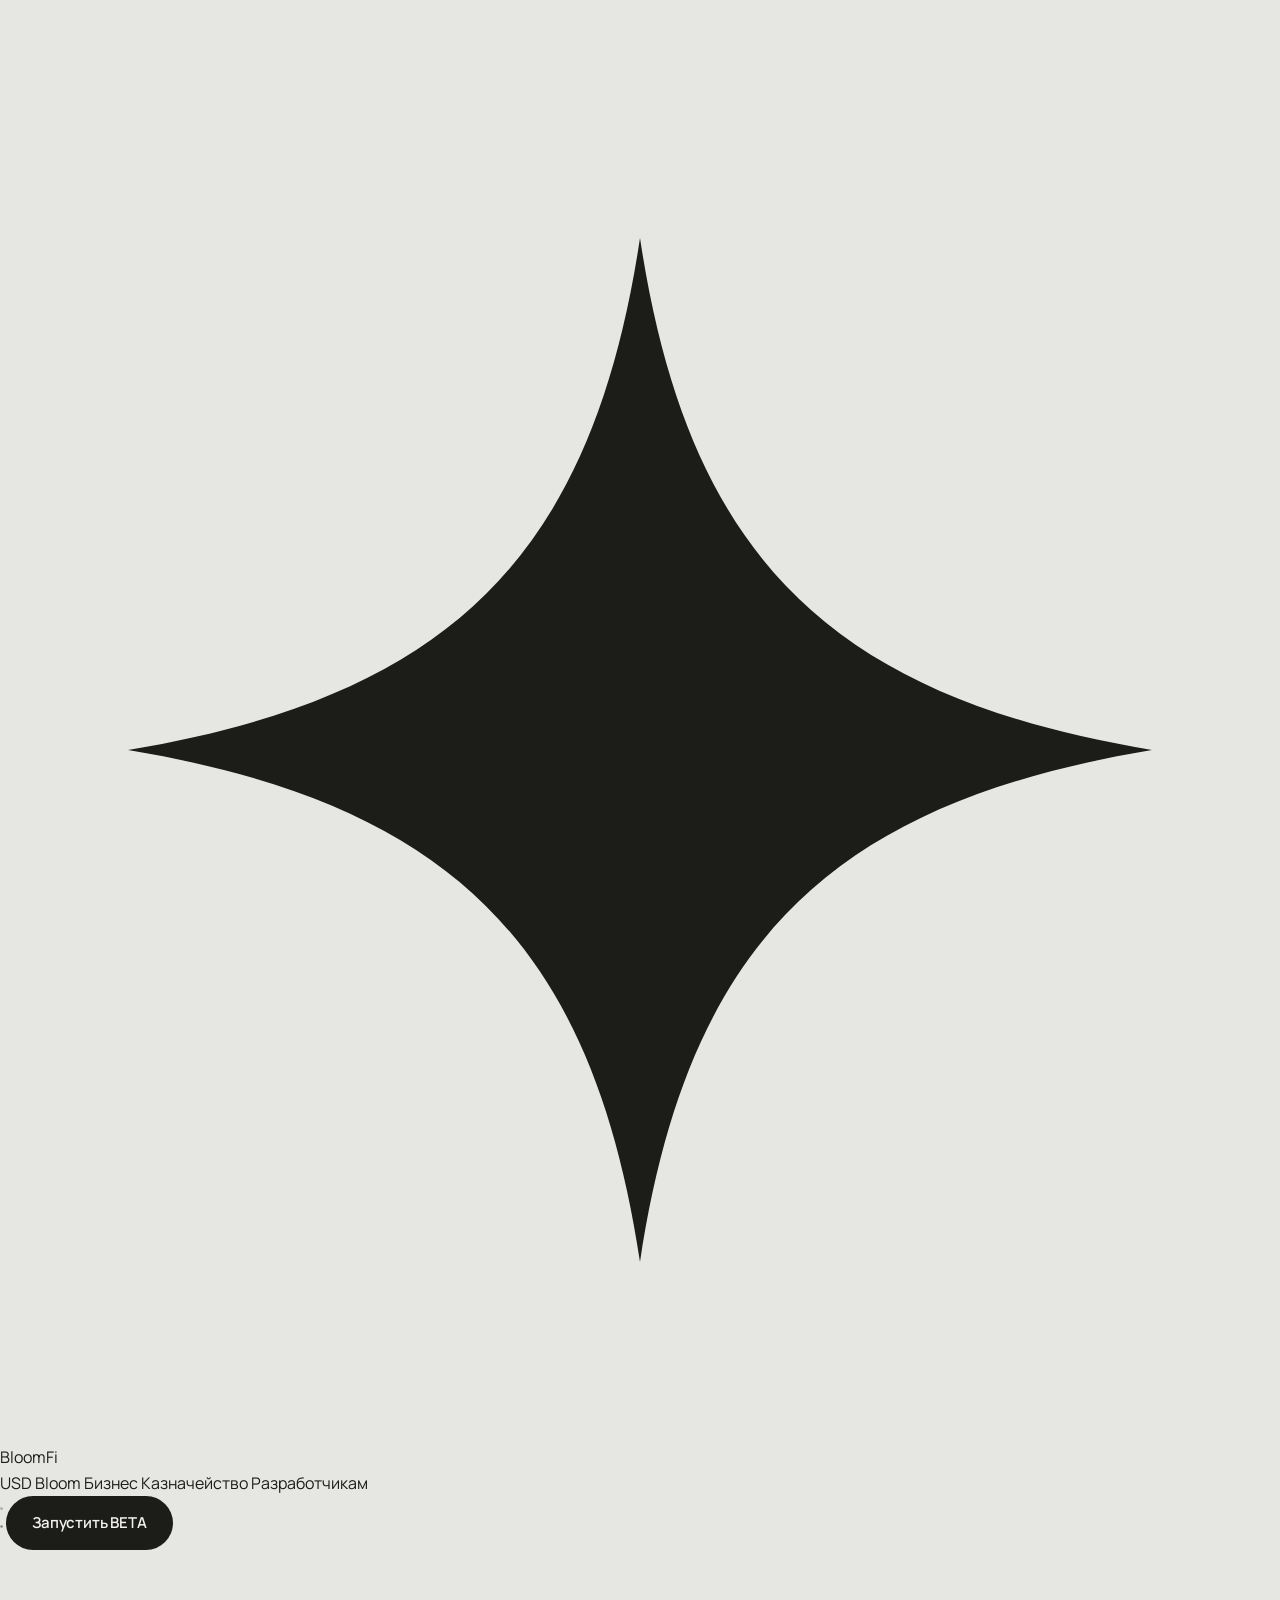
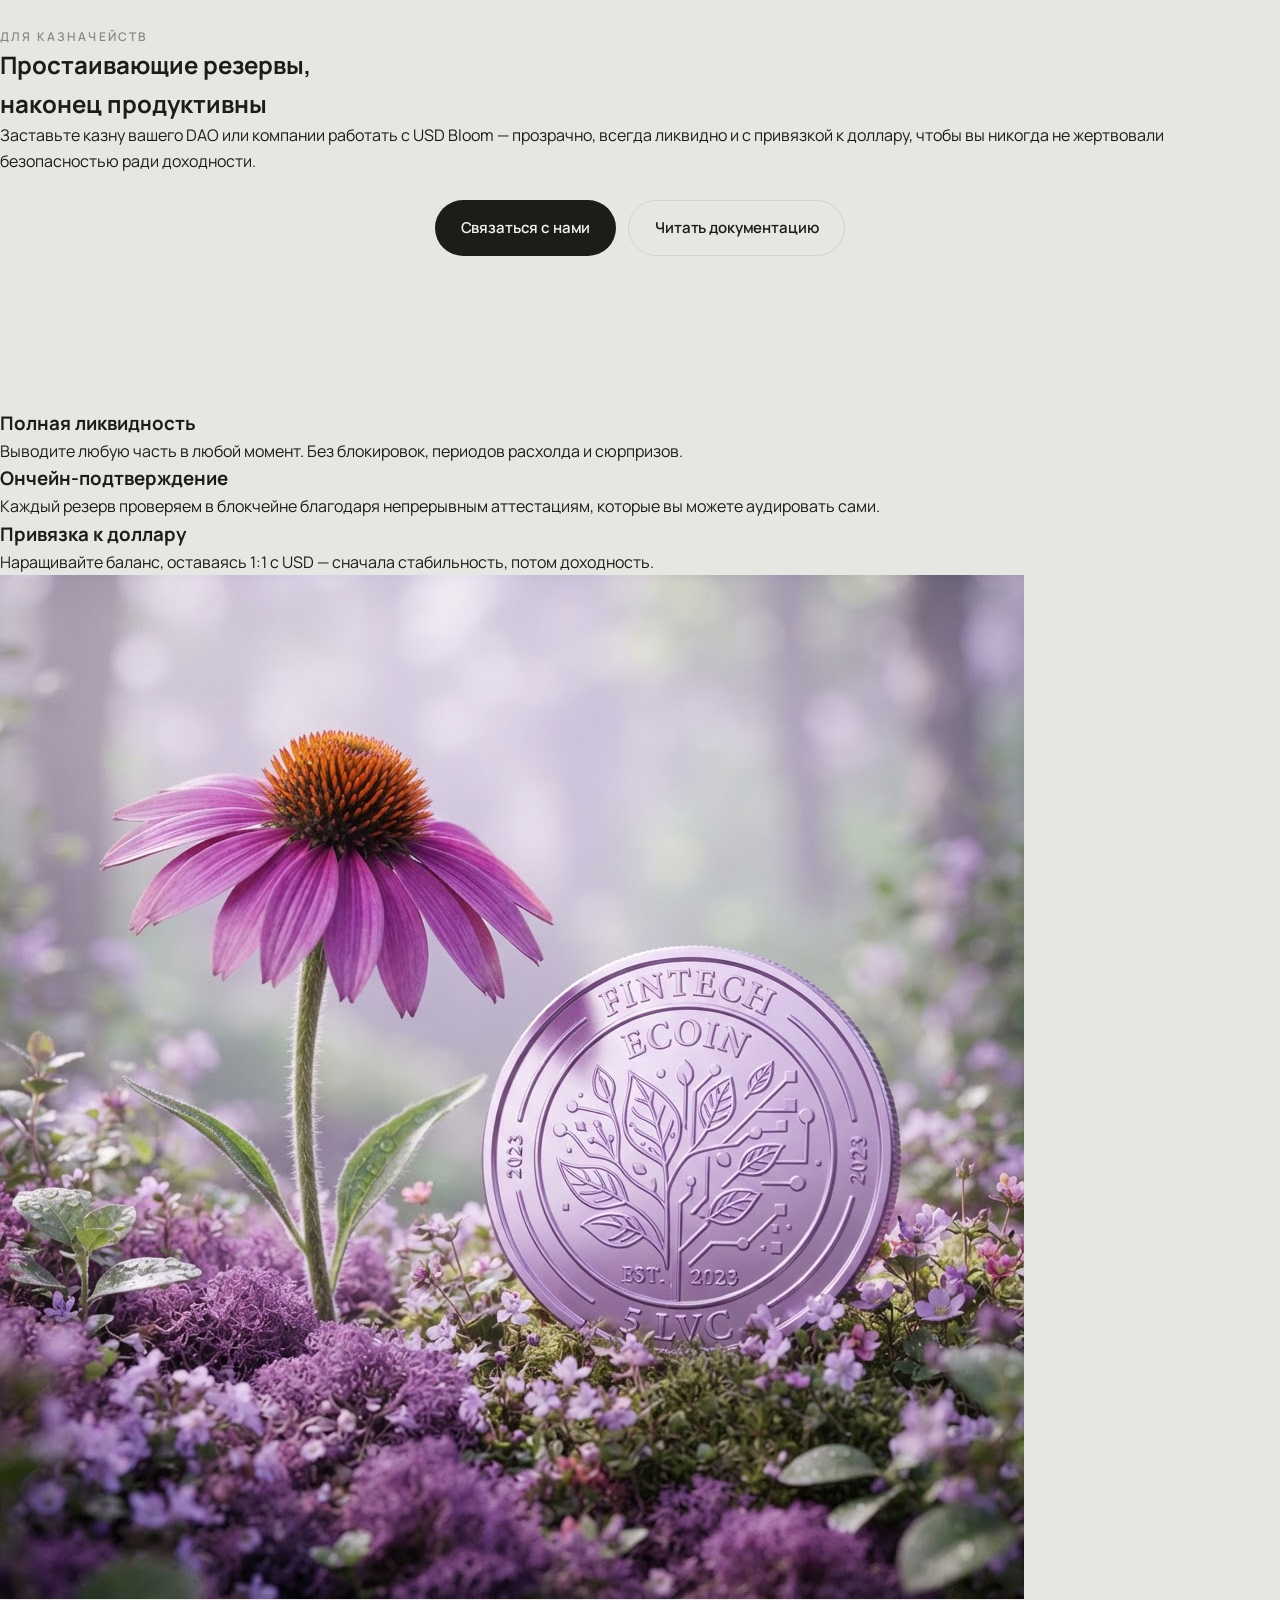
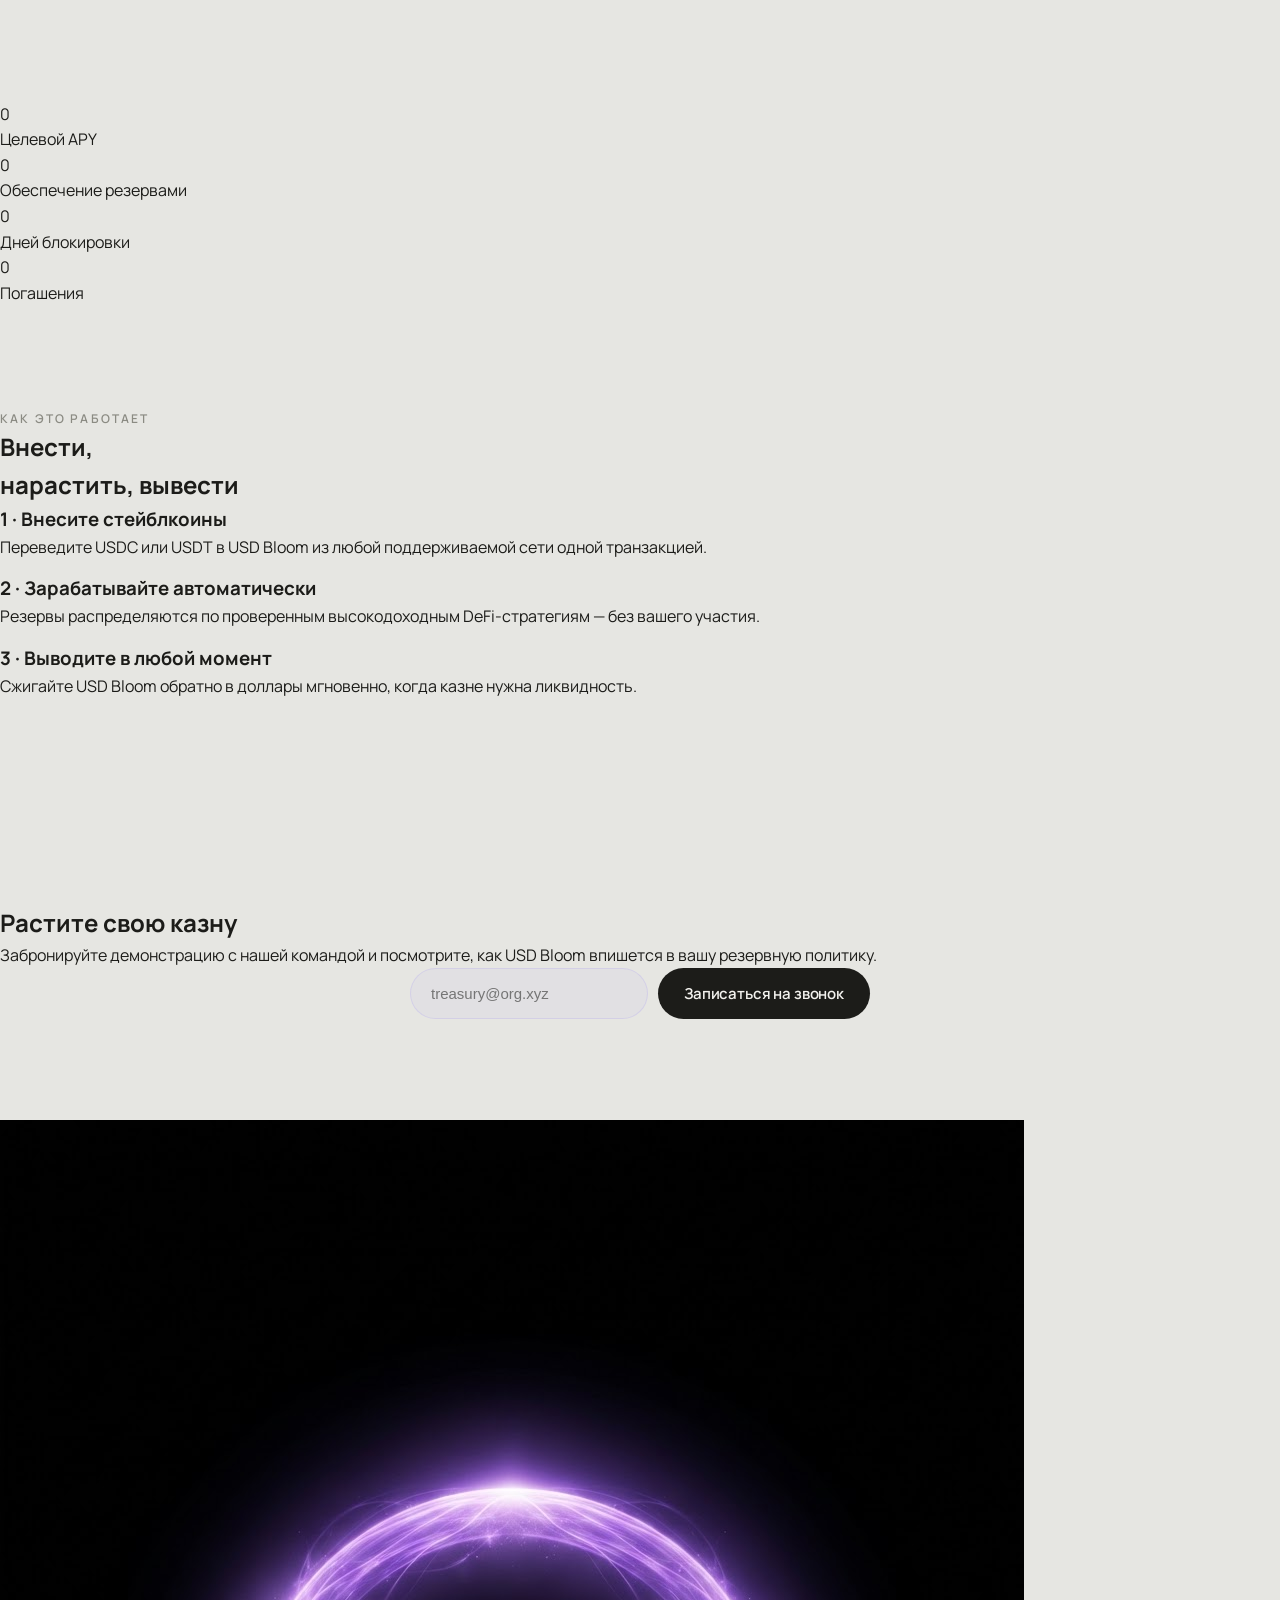
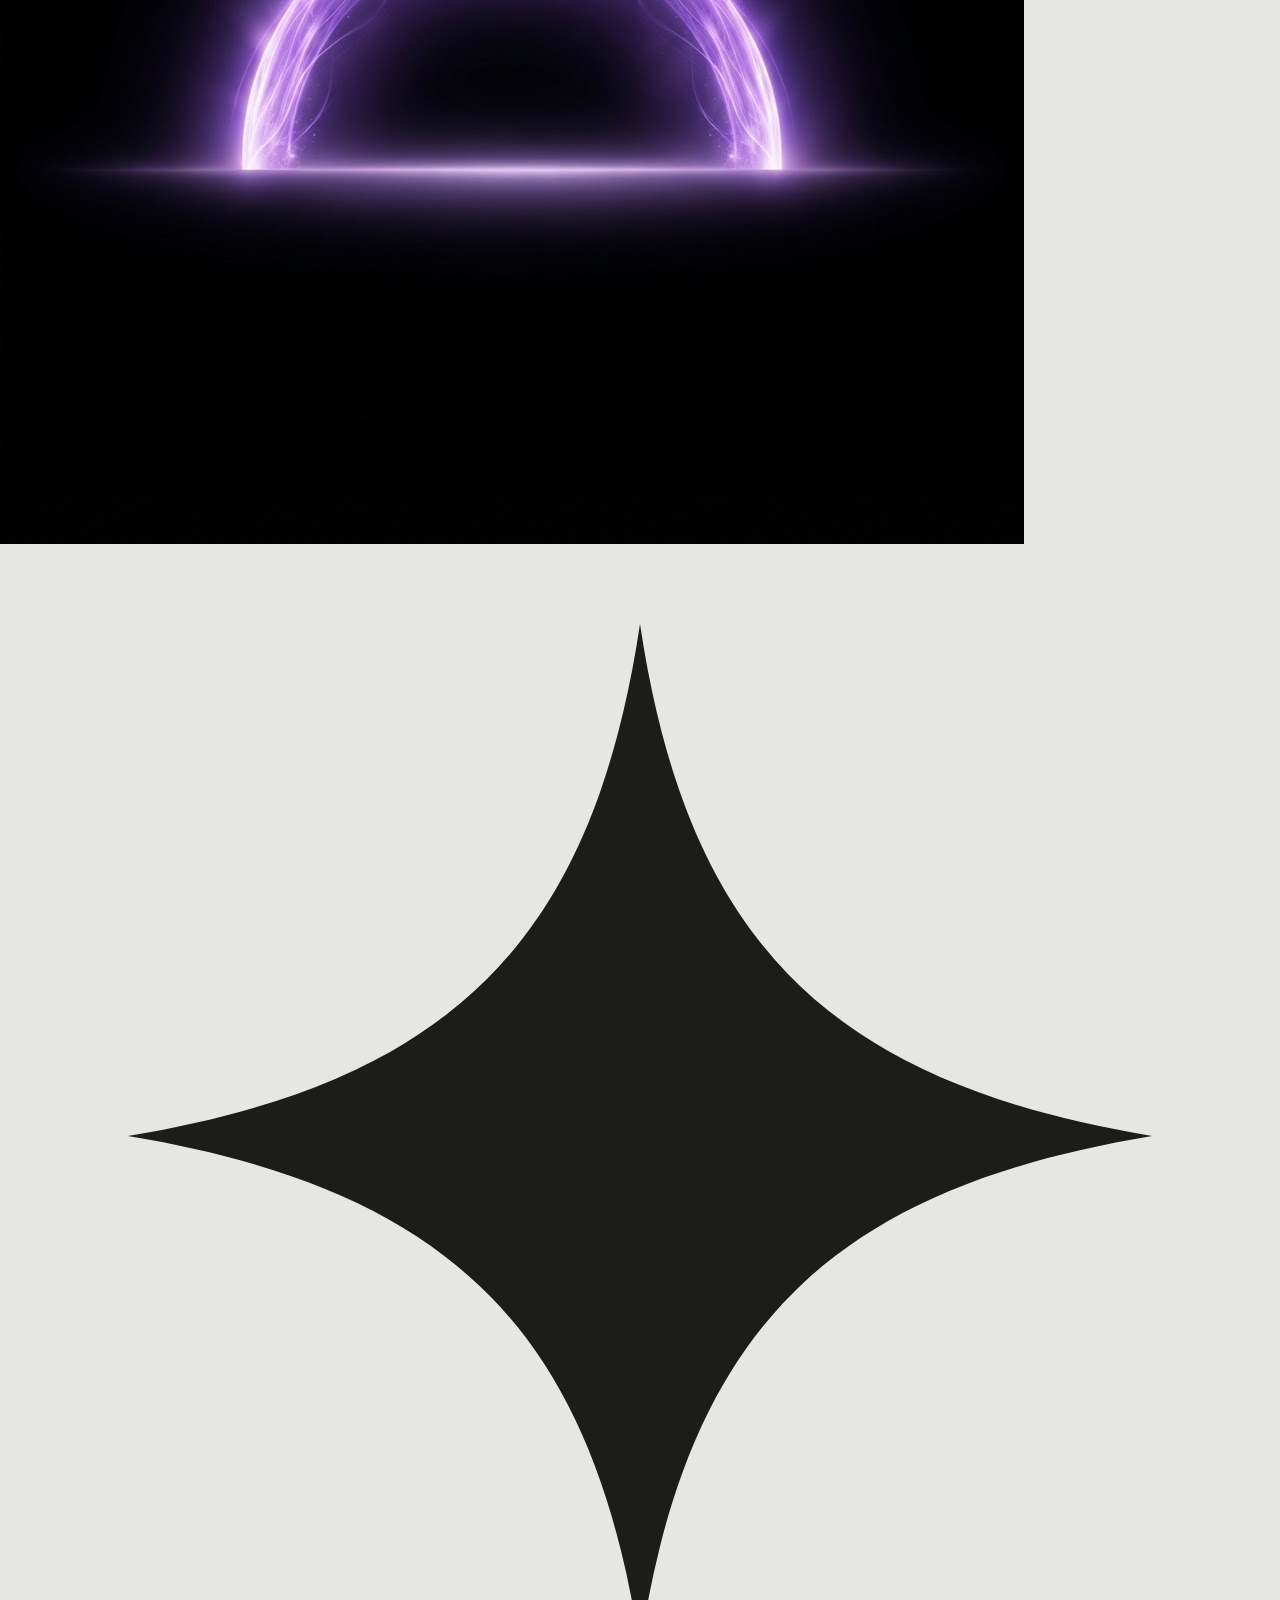
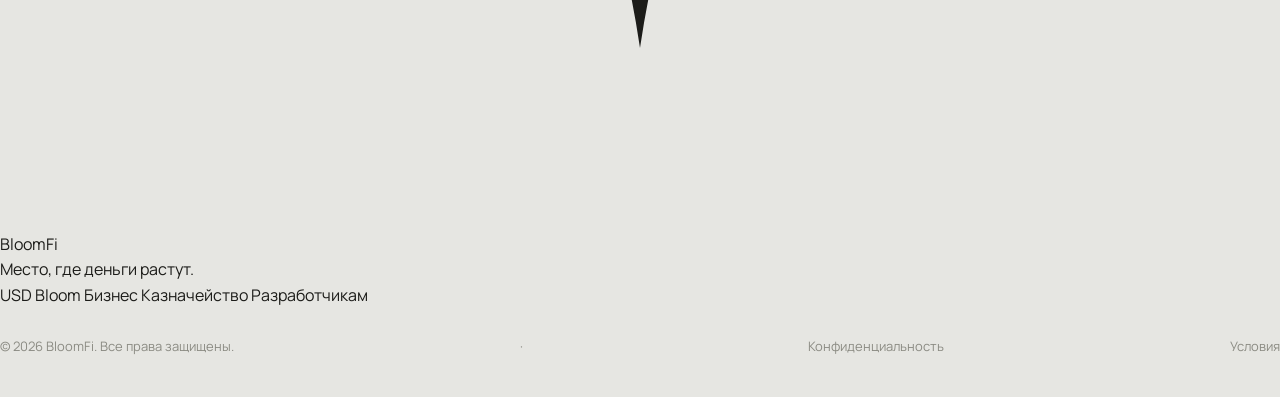
<file: treasury.html>
<!DOCTYPE html>
<html lang="ru" data-theme="dark">
<head>
  <meta charset="UTF-8" />
  <meta name="viewport" content="width=device-width, initial-scale=1.0" />
  <meta name="theme-color" content="#0c0820" />
  <title>BloomFi — Казначейство</title>
  <meta name="description" content="Заставьте простаивающие резервы работать с USD Bloom — прозрачная, ликвидная и привязанная к доллару доходность для DAO и компаний." />
  <link rel="preconnect" href="https://fonts.googleapis.com" />
  <link rel="preconnect" href="https://fonts.gstatic.com" crossorigin />
  <link href="https://fonts.googleapis.com/css2?family=Inter:wght@400;500;600;700&family=Manrope:wght@500;600;700;800&display=swap" rel="stylesheet" />
  <link rel="stylesheet" href="css/style.css" />
  <script>
    (function () { try { var t = localStorage.getItem('bloom-theme'); if (t) document.documentElement.setAttribute('data-theme', t); } catch (e) {} })();
  </script>
</head>
<body>
  <canvas id="stars" aria-hidden="true"></canvas>

  <header class="site-header">
    <div class="header-inner">
      <a href="index.html" class="brand" aria-label="BloomFi — на главную">
        <svg class="brand-mark" viewBox="0 0 24 24" fill="currentColor" aria-hidden="true"><path d="M12 1.5c.9 6 3.6 8.6 9.6 9.6-6 1-8.7 3.6-9.6 9.6-.9-6-3.6-8.6-9.6-9.6 6-1 8.7-3.6 9.6-9.6Z"/></svg>
        BloomFi
      </a>
      <nav class="main-nav" aria-label="Основная навигация">
        <a href="index.html">USD Bloom</a>
        <a href="business.html">Бизнес</a>
        <a href="treasury.html" class="active">Казначейство</a>
        <a href="developers.html">Разработчикам</a>
      </nav>
      <div class="header-actions">
        <button class="theme-toggle" id="themeToggle" aria-label="Переключить тему">
          <svg class="i-moon" viewBox="0 0 24 24" fill="none" stroke="currentColor" stroke-width="1.8" stroke-linecap="round" stroke-linejoin="round" aria-hidden="true"><path d="M21 12.8A9 9 0 1 1 11.2 3a7 7 0 0 0 9.8 9.8Z"/></svg>
          <svg class="i-sun" viewBox="0 0 24 24" fill="none" stroke="currentColor" stroke-width="1.8" stroke-linecap="round" stroke-linejoin="round" aria-hidden="true"><circle cx="12" cy="12" r="4.2"/><path d="M12 2v2.5M12 19.5V22M2 12h2.5M19.5 12H22M4.9 4.9l1.8 1.8M17.3 17.3l1.8 1.8M19.1 4.9l-1.8 1.8M6.7 17.3l-1.8 1.8"/></svg>
        </button>
        <a href="#start" class="btn btn-dark btn-sm header-cta">Запустить BETA</a>
        <button class="header-burger" id="burger" aria-label="Открыть меню" aria-expanded="false"><span></span><span></span></button>
      </div>
    </div>
  </header>

  <div class="mobile-menu" id="mobileMenu" aria-hidden="true">
    <nav aria-label="Мобильная навигация">
      <a href="index.html">USD Bloom</a>
      <a href="business.html">Бизнес</a>
      <a href="treasury.html">Казначейство</a>
      <a href="developers.html">Разработчикам</a>
    </nav>
  </div>

  <div class="shell">
    <div class="panel">
      <main class="page">
        <section class="page-hero">
          <p class="eyebrow reveal">Для казначейств</p>
          <h1 class="reveal">Простаивающие резервы,<br />наконец продуктивны</h1>
          <p class="reveal">Заставьте казну вашего DAO или компании работать с USD Bloom — прозрачно, всегда ликвидно и с привязкой к доллару, чтобы вы никогда не жертвовали безопасностью ради доходности.</p>
          <div class="reveal" style="margin-top:26px;display:flex;gap:12px;justify-content:center;flex-wrap:wrap">
            <a href="#start" class="btn btn-dark">Связаться с нами</a>
            <a href="developers.html" class="btn btn-ghost">Читать документацию</a>
          </div>
        </section>

        <section class="section">
          <div class="feature-grid" style="grid-template-columns:1fr 1fr 1fr">
            <article class="f-card f-dark reveal-left">
              <h3>Полная ликвидность</h3>
              <p>Выводите любую часть в любой момент. Без блокировок, периодов расхолда и сюрпризов.</p>
            </article>
            <article class="f-card f-dark reveal">
              <h3>Ончейн-подтверждение</h3>
              <p>Каждый резерв проверяем в блокчейне благодаря непрерывным аттестациям, которые вы можете аудировать сами.</p>
            </article>
            <article class="f-card f-light reveal-right">
              <h3>Привязка к доллару</h3>
              <p>Наращивайте баланс, оставаясь 1:1 с USD — сначала стабильность, потом доходность.</p>
              <img class="f-card-img" src="images/flower-coin.png" alt="" />
            </article>
          </div>
        </section>

        <section class="section" style="padding-top:0">
          <div class="stat-band">
            <div class="stat-box reveal"><div class="num"><span data-count="8.4" data-suffix="%">0</span></div><div class="lbl">Целевой APY</div></div>
            <div class="stat-box reveal"><div class="num"><span data-count="100" data-suffix="%">0</span></div><div class="lbl">Обеспечение резервами</div></div>
            <div class="stat-box reveal"><div class="num"><span data-count="0">0</span></div><div class="lbl">Дней блокировки</div></div>
            <div class="stat-box reveal"><div class="num"><span data-count="24" data-suffix="/7">0</span></div><div class="lbl">Погашения</div></div>
          </div>
        </section>

        <section class="section" style="padding-top:0">
          <div class="split">
            <div class="reveal-left">
              <p class="eyebrow">Как это работает</p>
              <h2 class="h2">Внести,<br />нарастить, вывести</h2>
            </div>
            <div class="reveal-right" style="display:flex;flex-direction:column;gap:14px">
              <div class="info-card"><h3>1 · Внесите стейблкоины</h3><p>Переведите USDC или USDT в USD Bloom из любой поддерживаемой сети одной транзакцией.</p></div>
              <div class="info-card"><h3>2 · Зарабатывайте автоматически</h3><p>Резервы распределяются по проверенным высокодоходным DeFi-стратегиям — без вашего участия.</p></div>
              <div class="info-card"><h3>3 · Выводите в любой момент</h3><p>Сжигайте USD Bloom обратно в доллары мгновенно, когда казне нужна ликвидность.</p></div>
            </div>
          </div>
        </section>

        <section class="section" style="padding-bottom:8px" id="start">
          <div class="cta reveal-scale">
            <h2>Растите свою казну</h2>
            <p>Забронируйте демонстрацию с нашей командой и посмотрите, как USD Bloom впишется в вашу резервную политику.</p>
            <form data-mock style="display:flex;gap:10px;justify-content:center;flex-wrap:wrap;max-width:460px;margin:0 auto">
              <input type="email" name="email" required placeholder="treasury@org.xyz" aria-label="Электронная почта" style="flex:1;min-width:200px;padding:15px 20px;border-radius:100px;border:1px solid rgba(169,156,240,0.24);background:rgba(169,156,240,0.08);color:#efecfb;font-size:15px" />
              <button type="submit" class="btn btn-dark">Записаться на звонок</button>
              <p class="form-note" role="status" aria-live="polite" style="flex-basis:100%;margin-top:6px;color:#a49dce;font-size:14px"></p>
            </form>
          </div>
        </section>
      </main>
    </div>
  </div>

  <footer class="footer">
    <img class="footer-arch" data-img-light="images/arch-glow.png" data-img-dark="images/arch-dark.png" src="images/arch-dark.png" alt="" aria-hidden="true" />
    <div class="footer-inner">
      <a href="index.html" class="footer-brand"><svg viewBox="0 0 24 24" fill="currentColor" aria-hidden="true"><path d="M12 1.5c.9 6 3.6 8.6 9.6 9.6-6 1-8.7 3.6-9.6 9.6-.9-6-3.6-8.6-9.6-9.6 6-1 8.7-3.6 9.6-9.6Z"/></svg> BloomFi</a>
      <p class="footer-tag reveal-scale">Место, где деньги растут.</p>
      <nav class="footer-nav" aria-label="Навигация в подвале">
        <a href="index.html">USD Bloom</a>
        <a href="business.html">Бизнес</a>
        <a href="treasury.html">Казначейство</a>
        <a href="developers.html">Разработчикам</a>
      </nav>
      <div class="footer-bottom"><span>© 2026 BloomFi. Все права защищены.</span><span>·</span><a href="#">Конфиденциальность</a><a href="#">Условия</a></div>
    </div>
  </footer>

  <script src="js/main.js" defer></script>
</body>
</html>
</file>
<file: css/style.css>
/* ============================================================
   Веб-студия — светлая редакторская тема (шалфейно-зелёный акцент)
   Manrope · rounded pills · bento · warm gray surface
   ============================================================ */

/* ---------- Tokens ---------- */
:root {
  --bg: #e6e6e2;          /* gray backdrop */
  --surface: #f3f2ee;     /* main content panel */
  --card: #ffffff;
  --card-dim: #eeede8;
  --ink: #1c1c19;         /* near-black text */
  --ink-soft: #4a4a44;
  --muted: #8b8b83;
  --line: rgba(28, 28, 25, 0.1);
  --line-soft: rgba(28, 28, 25, 0.06);
  --accent: #bcd0a0;      /* sage green */
  --accent-strong: #a7c084;
  --accent-ink: #3f4a2c;  /* dark green text on accent */
  --dark: #1c1c19;        /* dark cards */
  --dark-ink: #edece7;

  --radius-sm: 14px;
  --radius: 22px;
  --radius-lg: 30px;
  --radius-pill: 999px;

  --line-ink: rgba(28, 28, 25, 0.12);

  --ease: cubic-bezier(0.22, 1, 0.36, 1);
  --shadow-sm: 0 4px 18px rgba(28, 28, 25, 0.05);
  --shadow: 0 20px 50px rgba(28, 28, 25, 0.08);

  --maxw: 1280px;
}

/* ---------- Reset ---------- */
*, *::before, *::after { box-sizing: border-box; margin: 0; padding: 0; }

html {
  background: var(--bg);
  scroll-behavior: smooth;
  -webkit-text-size-adjust: 100%;
}

body {
  font-family: 'Manrope', system-ui, -apple-system, sans-serif;
  background: var(--bg);
  color: var(--ink);
  line-height: 1.6;
  font-weight: 400;
  overflow-x: hidden;
  -webkit-font-smoothing: antialiased;
  text-rendering: optimizeLegibility;
}

img { display: block; max-width: 100%; height: auto; }
a { color: inherit; text-decoration: none; }
button { font-family: inherit; cursor: pointer; border: none; background: none; }
ul { list-style: none; }
::selection { background: var(--accent); color: var(--accent-ink); }
:focus-visible { outline: 2px solid var(--accent-strong); outline-offset: 3px; border-radius: 4px; }

/* ---------- Loader ---------- */
.loader {
  position: fixed;
  inset: 0;
  z-index: 999;
  display: grid;
  place-items: center;
  background: var(--surface);
  transition: opacity 0.6s var(--ease), visibility 0.6s;
}
.loader.hidden { opacity: 0; visibility: hidden; }
.loader-mark {
  display: flex;
  font-size: clamp(2.4rem, 8vw, 4rem);
  font-weight: 800;
  letter-spacing: -0.04em;
  color: var(--ink);
}
.loader-mark span {
  opacity: 0;
  transform: translateY(14px);
  animation: loadUp 0.6s var(--ease) forwards;
}
.loader-mark span:nth-child(2) { animation-delay: 0.1s; }
.loader-mark span:nth-child(3) { animation-delay: 0.2s; }
@keyframes loadUp { to { opacity: 1; transform: translateY(0); } }

/* ---------- Layout ---------- */
.container {
  width: 100%;
  max-width: var(--maxw);
  margin: 0 auto;
  padding: 0 clamp(18px, 4vw, 40px);
}

.section-pad { padding: clamp(64px, 9vw, 130px) 0; }

/* ---------- Eyebrows / labels ---------- */
.eyebrow {
  font-size: 12px;
  font-weight: 600;
  letter-spacing: 0.18em;
  text-transform: uppercase;
  color: var(--muted);
}

.chip {
  display: inline-flex;
  align-items: center;
  height: 26px;
  padding: 0 12px;
  border-radius: var(--radius-pill);
  background: var(--accent);
  color: var(--accent-ink);
  font-size: 12px;
  font-weight: 600;
  letter-spacing: 0.01em;
}

/* ---------- Buttons ---------- */
.btn {
  display: inline-flex;
  align-items: center;
  justify-content: center;
  gap: 9px;
  font-size: 15px;
  font-weight: 600;
  letter-spacing: -0.01em;
  padding: 15px 26px;
  border-radius: var(--radius-pill);
  transition: transform 0.4s var(--ease), background 0.3s var(--ease), color 0.3s var(--ease), border-color 0.3s var(--ease);
  white-space: nowrap;
}
.btn .arrow { transition: transform 0.4s var(--ease); }
.btn:hover .arrow { transform: translateX(4px); }

.btn-dark { background: var(--ink); color: var(--surface); }
.btn-dark:hover { background: #000; transform: translateY(-2px); }

.btn-accent { background: var(--accent); color: var(--accent-ink); }
.btn-accent:hover { background: var(--accent-strong); transform: translateY(-2px); }

.btn-ghost { background: transparent; color: var(--ink); border: 1px solid var(--line); }
.btn-ghost:hover { border-color: var(--ink); transform: translateY(-2px); }

.btn-small { padding: 11px 20px; font-size: 14px; }
.btn-large { padding: 17px 34px; font-size: 16px; }
.btn-block { width: 100%; }

/* round icon button */
.icon-btn {
  width: 46px;
  height: 46px;
  border-radius: var(--radius-pill);
  display: grid;
  place-items: center;
  flex-shrink: 0;
  transition: transform 0.4s var(--ease), background 0.3s;
}
.icon-btn svg { width: 18px; height: 18px; }
.icon-btn-accent { background: var(--accent); color: var(--accent-ink); }
.icon-btn-accent:hover { background: var(--accent-strong); transform: translateY(-2px); }
.icon-btn-dark { background: var(--ink); color: var(--surface); }
.icon-btn-dark:hover { transform: translateY(-2px); }

/* ============================================================
   Header — rounded static pill
   ============================================================ */
.nav {
  position: relative;
  z-index: 40;
  padding: clamp(10px, 1.4vw, 18px) clamp(10px, 1.4vw, 18px) 0;
}
.nav-inner {
  max-width: 1360px;
  margin: 0 auto;
  display: flex;
  align-items: center;
  gap: 18px;
  background: var(--card);
  border: 1px solid var(--line-soft);
  border-radius: var(--radius-pill);
  padding: 11px 12px 11px 24px;
  box-shadow: var(--shadow-sm);
}
.nav-logo {
  font-size: 1.5rem;
  font-weight: 800;
  letter-spacing: -0.04em;
  color: var(--ink);
}
.accent-dot { color: var(--accent-strong); }

.nav-links {
  display: flex;
  align-items: center;
  gap: 4px;
  margin-left: 8px;
}
.nav-links a {
  font-size: 14px;
  font-weight: 600;
  color: var(--ink-soft);
  padding: 9px 16px;
  border-radius: var(--radius-pill);
  transition: background 0.3s, color 0.3s;
}
.nav-links a:hover { background: var(--card-dim); color: var(--ink); }
.nav-links a[aria-current="page"] { background: var(--accent); color: var(--accent-ink); }

.nav-right {
  margin-left: auto;
  display: flex;
  align-items: center;
  gap: 10px;
}
.nav-loc {
  display: flex;
  align-items: center;
  gap: 10px;
  padding: 7px 16px 7px 8px;
  border-radius: var(--radius-pill);
  background: var(--card-dim);
}
.nav-loc .icon-btn { width: 34px; height: 34px; background: var(--ink); color: var(--surface); }
.nav-loc .icon-btn svg { width: 15px; height: 15px; }
.nav-loc-text { line-height: 1.2; }
.nav-loc-text b { display: block; font-size: 13px; font-weight: 700; }
.nav-loc-text span { font-size: 12px; color: var(--muted); }

.social-row { display: flex; gap: 6px; }
.social-ico {
  width: 38px;
  height: 38px;
  border-radius: var(--radius-pill);
  display: grid;
  place-items: center;
  color: var(--ink);
  background: var(--card-dim);
  transition: background 0.3s, color 0.3s, transform 0.3s;
}
.social-ico svg { width: 17px; height: 17px; }
.social-ico:hover { background: var(--accent); color: var(--accent-ink); transform: translateY(-2px); }

.nav-divider { width: 1px; height: 24px; background: var(--line); }

.nav-burger {
  display: none;
  width: 46px;
  height: 46px;
  border-radius: var(--radius-pill);
  background: var(--ink);
  flex-direction: column;
  align-items: center;
  justify-content: center;
  gap: 5px;
}
.nav-burger span {
  width: 18px;
  height: 2px;
  background: var(--surface);
  border-radius: 2px;
  transition: transform 0.3s var(--ease), opacity 0.3s;
}
.nav-burger.open span:first-child { transform: translateY(3.5px) rotate(45deg); }
.nav-burger.open span:last-child { transform: translateY(-3.5px) rotate(-45deg); }

/* Mobile menu */
.mobile-menu {
  position: fixed;
  inset: 0;
  z-index: 39;
  background: var(--surface);
  padding: 120px clamp(24px, 6vw, 48px) 48px;
  display: flex;
  flex-direction: column;
  gap: 30px;
  transform: translateY(-100%);
  opacity: 0;
  visibility: hidden;
  transition: transform 0.5s var(--ease), opacity 0.4s, visibility 0.4s;
}
.mobile-menu.open { transform: translateY(0); opacity: 1; visibility: visible; }
.mobile-menu nav { display: flex; flex-direction: column; gap: 6px; }
.mobile-menu nav a {
  font-size: clamp(1.8rem, 8vw, 2.6rem);
  font-weight: 800;
  letter-spacing: -0.03em;
  text-transform: uppercase;
  color: var(--ink);
  padding: 6px 0;
}
.mobile-menu nav a:hover { color: var(--accent-strong); }
.mobile-social { display: flex; gap: 10px; margin-top: auto; }

/* ============================================================
   HERO
   ============================================================ */
.hero {
  padding: clamp(28px, 4vw, 52px) clamp(18px, 4vw, 40px) clamp(40px, 6vw, 80px);
  max-width: 1360px;
  margin: 0 auto;
}
.hero-grid {
  display: grid;
  grid-template-columns: 0.92fr 1.08fr;
  gap: clamp(24px, 3vw, 44px);
  align-items: stretch;
}

.hero-left { display: flex; flex-direction: column; }
.hero-title {
  font-size: clamp(2.6rem, 6.4vw, 5.4rem);
  font-weight: 800;
  line-height: 0.98;
  letter-spacing: -0.035em;
  text-transform: uppercase;
  color: var(--ink);
  margin-top: clamp(20px, 3vw, 40px);
}
.hero-title em { font-style: normal; color: var(--accent-strong); }

.hero-services { margin-top: auto; padding-top: clamp(32px, 5vw, 64px); }
.hero-services-head {
  display: flex;
  align-items: center;
  gap: 12px;
  margin-bottom: 16px;
}
.hero-services-head span:first-child { font-size: 14px; font-weight: 700; }

.service-list { display: flex; flex-direction: column; gap: 8px; }
.service-item {
  display: flex;
  align-items: center;
  gap: 16px;
  padding: 12px 14px;
  border-radius: var(--radius);
  background: var(--card);
  border: 1px solid var(--line-soft);
  transition: transform 0.4s var(--ease), box-shadow 0.4s var(--ease);
}
.service-item:hover { transform: translateX(5px); box-shadow: var(--shadow-sm); }
.service-thumb {
  width: 52px;
  height: 52px;
  border-radius: 12px;
  object-fit: cover;
  flex-shrink: 0;
  background: var(--card-dim);
}
.service-item h3 { font-size: 15px; font-weight: 700; letter-spacing: -0.01em; }
.service-count {
  margin-left: auto;
  font-size: 12px;
  font-weight: 600;
  color: var(--ink-soft);
  padding: 5px 12px;
  border-radius: var(--radius-pill);
  border: 1px solid var(--line);
  white-space: nowrap;
}
.service-arrow {
  width: 34px; height: 34px;
  border-radius: var(--radius-pill);
  display: grid; place-items: center;
  border: 1px solid var(--line);
  flex-shrink: 0;
  transition: background 0.3s, color 0.3s, border-color 0.3s;
}
.service-arrow svg { width: 15px; height: 15px; }
.service-item:hover .service-arrow { background: var(--accent); color: var(--accent-ink); border-color: transparent; }
.service-all {
  display: inline-flex;
  align-self: flex-start;
  margin-top: 18px;
  font-size: 12px;
  font-weight: 700;
  letter-spacing: 0.1em;
  text-transform: uppercase;
  border-bottom: 1px solid var(--ink);
  padding-bottom: 2px;
}

/* Hero image card */
.hero-card {
  position: relative;
  border-radius: var(--radius-lg);
  overflow: hidden;
  min-height: clamp(440px, 52vw, 640px);
  background: var(--card-dim);
  isolation: isolate;
}
.hero-card > img {
  position: absolute;
  inset: 0;
  width: 100%;
  height: 100%;
  object-fit: cover;
  z-index: -1;
}
.hero-card-top {
  position: absolute;
  top: 18px; left: 18px; right: 18px;
  display: flex;
  align-items: center;
  gap: 10px;
}
.hero-loc {
  display: flex;
  align-items: center;
  gap: 10px;
  background: rgba(255,255,255,0.92);
  backdrop-filter: blur(8px);
  border-radius: var(--radius-pill);
  padding: 7px 18px 7px 8px;
}
.hero-loc .icon-btn { width: 34px; height: 34px; background: var(--ink); color: var(--surface); }
.hero-loc .icon-btn svg { width: 14px; height: 14px; }
.hero-loc-text { line-height: 1.2; }
.hero-loc-text b { display: block; font-size: 13px; font-weight: 700; color: var(--ink); }
.hero-loc-text span { font-size: 12px; color: var(--muted); }
.hero-card-top .btn-accent { margin-left: auto; }

.hero-search {
  position: absolute;
  left: 18px; right: 18px;
  bottom: 84px;
  display: flex;
  align-items: center;
  gap: 12px;
  background: rgba(255,255,255,0.94);
  backdrop-filter: blur(8px);
  border-radius: var(--radius-pill);
  padding: 15px 20px;
  color: var(--ink-soft);
  font-size: 14.5px;
  font-weight: 500;
}
.hero-search svg { width: 18px; height: 18px; flex-shrink: 0; color: var(--muted); }
.hero-search .close { margin-left: auto; color: var(--muted); }

.hero-card-bottom {
  position: absolute;
  left: 18px; right: 18px;
  bottom: 18px;
  display: flex;
  align-items: center;
  justify-content: space-between;
  gap: 12px;
}
.hero-pill {
  display: flex;
  align-items: center;
  gap: 10px;
  background: rgba(255,255,255,0.92);
  backdrop-filter: blur(8px);
  border-radius: var(--radius-pill);
  padding: 7px 18px 7px 8px;
  font-size: 12px;
  color: var(--ink-soft);
}
.hero-pill .avatar {
  width: 34px; height: 34px;
  border-radius: var(--radius-pill);
  background: var(--accent);
  display: grid; place-items: center;
  color: var(--accent-ink);
}
.hero-pill .avatar svg { width: 15px; height: 15px; }
.hero-pill b { display: block; font-size: 13px; color: var(--ink); font-weight: 700; }
.hero-social { display: flex; align-items: center; gap: 8px; background: rgba(255,255,255,0.92); backdrop-filter: blur(8px); border-radius: var(--radius-pill); padding: 7px 18px 7px 8px; }
.hero-social .dots { display: flex; gap: 6px; }
.hero-social .dots a {
  width: 34px; height: 34px;
  border-radius: var(--radius-pill);
  background: var(--accent);
  display: grid; place-items: center;
  color: var(--accent-ink);
  transition: transform 0.3s, background 0.3s;
}
.hero-social .dots a:hover { background: var(--accent-strong); transform: translateY(-2px); }
.hero-social .dots svg { width: 15px; height: 15px; }
.hero-social span { font-size: 12px; color: var(--ink-soft); }

/* ============================================================
   Section head
   ============================================================ */
.section-head {
  display: flex;
  justify-content: space-between;
  align-items: flex-end;
  gap: 24px;
  margin-bottom: clamp(36px, 5vw, 60px);
}
.section-head-text { max-width: 640px; }
.section-label {
  font-size: 12px;
  font-weight: 700;
  letter-spacing: 0.16em;
  text-transform: uppercase;
  color: var(--muted);
  margin-bottom: 14px;
}
.section-title {
  font-size: clamp(1.9rem, 4vw, 3.1rem);
  font-weight: 800;
  line-height: 1.02;
  letter-spacing: -0.03em;
  text-transform: uppercase;
}
.section-title em { font-style: normal; color: var(--accent-strong); }
.lead { font-size: clamp(1.05rem, 1.6vw, 1.2rem); color: var(--ink-soft); line-height: 1.7; }

/* ============================================================
   WHY US — cards around concentric circles
   ============================================================ */
.whyus { padding: clamp(50px, 7vw, 110px) 0; }
.whyus-wrap {
  position: relative;
  display: grid;
  grid-template-columns: 1fr 1fr;
  gap: clamp(20px, 12vw, 220px) 24px;
}
.whyus-center {
  position: absolute;
  inset: 0;
  display: grid;
  place-items: center;
  pointer-events: none;
  z-index: 0;
}
.whyus-rings {
  position: absolute;
  width: min(46vw, 440px);
  aspect-ratio: 1;
  border-radius: 50%;
  border: 1px solid var(--line);
}
.whyus-rings::before {
  content: "";
  position: absolute;
  inset: 16%;
  border-radius: 50%;
  border: 1px solid var(--line-soft);
}
.whyus-center h2 {
  position: relative;
  font-size: clamp(1.8rem, 4vw, 3rem);
  font-weight: 800;
  letter-spacing: -0.03em;
  text-transform: uppercase;
  text-align: center;
  line-height: 1;
}
.whyus-card {
  position: relative;
  z-index: 1;
  background: var(--card);
  border: 1px solid var(--line-soft);
  border-radius: var(--radius);
  padding: clamp(22px, 2.4vw, 32px);
  box-shadow: var(--shadow-sm);
}
.whyus-card-head {
  display: flex;
  justify-content: space-between;
  align-items: flex-start;
  gap: 16px;
  margin-bottom: clamp(24px, 4vw, 48px);
}
.whyus-card h3 {
  font-size: clamp(1.1rem, 2vw, 1.4rem);
  font-weight: 700;
  letter-spacing: -0.02em;
  line-height: 1.15;
}
.whyus-num { font-size: 13px; font-weight: 600; color: var(--muted); white-space: nowrap; }
.whyus-num b { color: var(--ink); font-size: 15px; }
.whyus-card p { font-size: 14.5px; color: var(--ink-soft); max-width: 34ch; }

/* ============================================================
   BENTO — sections grid
   ============================================================ */
.bento-section { padding: clamp(40px, 6vw, 80px) 0 clamp(64px, 9vw, 120px); }
.bento-switch {
  font-size: clamp(1.8rem, 4.4vw, 3.2rem);
  font-weight: 800;
  letter-spacing: -0.03em;
  text-transform: uppercase;
  margin-bottom: clamp(28px, 4vw, 48px);
}
.bento-switch .off { color: var(--muted); }
.bento-switch .sep { color: var(--line); font-weight: 400; }

.bento {
  display: grid;
  grid-template-columns: repeat(3, 1fr);
  grid-auto-rows: 200px;
  gap: 14px;
}
.bento-card {
  position: relative;
  border-radius: var(--radius);
  overflow: hidden;
  background: var(--card-dim);
  isolation: isolate;
  display: flex;
  flex-direction: column;
  justify-content: flex-start;
  padding: 22px;
  transition: transform 0.5s var(--ease);
}
.bento-card:hover { transform: translateY(-4px); }
.bento-card > img {
  position: absolute;
  inset: 0;
  width: 100%;
  height: 100%;
  object-fit: cover;
  z-index: -1;
  transition: transform 0.7s var(--ease);
}
.bento-card:hover > img { transform: scale(1.05); }
.bento-card h3 {
  font-size: 1.15rem;
  font-weight: 700;
  letter-spacing: -0.01em;
  color: var(--surface);
  text-shadow: 0 1px 12px rgba(0,0,0,0.3);
}
.bento-card.on-light h3 { color: var(--ink); text-shadow: none; }
.bento-card .go {
  position: absolute;
  right: 16px; bottom: 16px;
  width: 40px; height: 40px;
  border-radius: var(--radius-pill);
  background: rgba(255,255,255,0.9);
  color: var(--ink);
  display: grid; place-items: center;
  transition: background 0.3s, color 0.3s;
}
.bento-card:hover .go { background: var(--accent); color: var(--accent-ink); }
.bento-card .go svg { width: 16px; height: 16px; }

.bento-tall { grid-row: span 2; }
.bento-wide { grid-column: span 2; }
.bento-card.accent { background: var(--accent); }
.bento-card.accent h3 { color: var(--accent-ink); text-shadow: none; }
.bento-card.dark { background: var(--dark); }

/* ============================================================
   FEATURED project
   ============================================================ */
.featured { padding: clamp(50px, 7vw, 110px) 0; border-top: 1px solid var(--line); }
.featured-label {
  font-size: 12px;
  font-weight: 700;
  letter-spacing: 0.16em;
  text-transform: uppercase;
  color: var(--muted);
  margin-bottom: clamp(32px, 4vw, 56px);
}
.featured-grid {
  display: grid;
  grid-template-columns: 1fr 0.9fr 1fr;
  gap: clamp(24px, 3vw, 48px);
  align-items: center;
}
.featured-title {
  font-size: clamp(2rem, 5vw, 3.6rem);
  font-weight: 800;
  line-height: 1;
  letter-spacing: -0.03em;
  text-transform: uppercase;
}
.featured-tags-label { font-size: 13px; color: var(--muted); margin: clamp(28px, 4vw, 48px) 0 12px; }
.featured-tags { display: flex; flex-wrap: wrap; gap: 8px; }
.featured-tag {
  font-size: 13px;
  font-weight: 500;
  color: var(--ink-soft);
  padding: 8px 16px;
  border-radius: var(--radius-pill);
  background: var(--card);
  border: 1px solid var(--line-soft);
}
.featured-media {
  position: relative;
  aspect-ratio: 1;
  border-radius: 50%;
  overflow: hidden;
  background: var(--card-dim);
  margin: 0 auto;
  width: 100%;
}
.featured-media img { width: 100%; height: 100%; object-fit: cover; }
.featured-play {
  position: absolute;
  inset: 0;
  margin: auto;
  width: 60px; height: 60px;
  border-radius: var(--radius-pill);
  background: rgba(255,255,255,0.9);
  display: grid; place-items: center;
  transition: transform 0.3s, background 0.3s;
}
.featured-play:hover { transform: scale(1.08); background: var(--accent); }
.featured-play svg { width: 20px; height: 20px; color: var(--ink); }
.featured-right { display: flex; flex-direction: column; height: 100%; justify-content: space-between; gap: 32px; }
.featured-desc { font-size: clamp(1rem, 1.6vw, 1.15rem); color: var(--ink-soft); line-height: 1.55; }
.featured-more {
  align-self: flex-end;
  display: inline-flex;
  align-items: center;
  gap: 12px;
  font-size: 13px;
  font-weight: 600;
  color: var(--ink);
}
.featured-more .icon-btn { width: 42px; height: 42px; }

/* ============================================================
   MARQUEE
   ============================================================ */
.marquee {
  overflow: hidden;
  border-top: 1px solid var(--line);
  border-bottom: 1px solid var(--line);
  padding: 22px 0;
  background: var(--card);
}
.marquee-track {
  display: flex;
  white-space: nowrap;
  width: max-content;
  animation: scrollX 32s linear infinite;
}
.marquee-track span {
  font-size: clamp(1.4rem, 3vw, 2.2rem);
  font-weight: 800;
  letter-spacing: -0.02em;
  text-transform: uppercase;
  padding-right: 0.4em;
}
.marquee-track .dot { color: var(--accent-strong); }
@keyframes scrollX { to { transform: translateX(-50%); } }

/* ============================================================
   STATS
   ============================================================ */
.stats-grid {
  display: grid;
  grid-template-columns: repeat(4, 1fr);
  gap: 14px;
}
.stat {
  background: var(--card);
  border: 1px solid var(--line-soft);
  border-radius: var(--radius);
  padding: clamp(24px, 3vw, 40px);
}
.stat-value {
  font-size: clamp(2.4rem, 5vw, 3.6rem);
  font-weight: 800;
  letter-spacing: -0.03em;
  line-height: 1;
  color: var(--ink);
  font-variant-numeric: tabular-nums;
}
.stat-label { font-size: 14px; color: var(--ink-soft); margin-top: 10px; }

/* ============================================================
   PROCESS
   ============================================================ */
.process-list { display: grid; gap: 0; }
.process-item {
  display: grid;
  grid-template-columns: 90px 1fr;
  gap: clamp(16px, 3vw, 48px);
  padding: clamp(24px, 3vw, 36px) 0;
  border-top: 1px solid var(--line);
  align-items: baseline;
}
.process-item:last-child { border-bottom: 1px solid var(--line); }
.process-num {
  font-size: clamp(1.4rem, 3vw, 2rem);
  font-weight: 800;
  color: var(--accent-strong);
  letter-spacing: -0.02em;
}
.process-body h3 { font-size: clamp(1.2rem, 2.4vw, 1.6rem); font-weight: 700; letter-spacing: -0.02em; margin-bottom: 8px; }
.process-body p { color: var(--ink-soft); max-width: 60ch; }

/* ============================================================
   WORK GRID
   ============================================================ */
.work-grid {
  display: grid;
  grid-template-columns: repeat(auto-fit, minmax(280px, 1fr));
  gap: 16px;
}
.work-card { display: block; transition: transform 0.5s var(--ease), opacity 0.5s var(--ease); }
.work-card.is-hidden { display: none; }
.work-image {
  position: relative;
  border-radius: var(--radius);
  overflow: hidden;
  aspect-ratio: 4 / 3;
  background: var(--card-dim);
  margin-bottom: 16px;
}
.work-image img { width: 100%; height: 100%; object-fit: cover; transition: transform 0.7s var(--ease); }
.work-card:hover .work-image img { transform: scale(1.05); }
.work-tag {
  position: absolute;
  top: 14px; left: 14px;
  z-index: 1;
  font-size: 12px;
  font-weight: 600;
  padding: 6px 14px;
  border-radius: var(--radius-pill);
  background: rgba(255,255,255,0.92);
  backdrop-filter: blur(6px);
  color: var(--ink);
}
.work-info { display: flex; justify-content: space-between; align-items: baseline; gap: 12px; }
.work-info h3 { font-size: 1.25rem; font-weight: 700; letter-spacing: -0.02em; }
.work-info span { font-size: 13.5px; color: var(--muted); white-space: nowrap; }

/* Portfolio filter */
.filter-row { display: flex; flex-wrap: wrap; gap: 10px; margin-bottom: clamp(32px, 5vw, 52px); }
.filter-btn {
  font-size: 14px;
  font-weight: 600;
  color: var(--ink-soft);
  padding: 9px 20px;
  border: 1px solid var(--line);
  border-radius: var(--radius-pill);
  background: transparent;
  transition: color 0.3s, background 0.3s, border-color 0.3s;
}
.filter-btn:hover { color: var(--ink); border-color: var(--ink); }
.filter-btn.is-active { color: var(--accent-ink); background: var(--accent); border-color: transparent; }

/* ============================================================
   SERVICES page — cards / pricing / faq
   ============================================================ */
.services-grid {
  display: grid;
  grid-template-columns: repeat(auto-fit, minmax(280px, 1fr));
  gap: 16px;
}
.svc {
  position: relative;
  background: var(--card);
  border: 1px solid var(--line-soft);
  border-radius: var(--radius);
  padding: clamp(24px, 3vw, 34px);
  overflow: hidden;
  transition: transform 0.5s var(--ease), box-shadow 0.5s var(--ease);
}
.svc:hover { transform: translateY(-4px); box-shadow: var(--shadow); }
.svc-num { font-size: 13px; font-weight: 700; color: var(--muted); }
.svc-ico {
  width: 52px; height: 52px;
  border-radius: 14px;
  background: var(--accent);
  color: var(--accent-ink);
  display: grid; place-items: center;
  margin: 18px 0 22px;
}
.svc-ico svg { width: 24px; height: 24px; }
.svc h3 { font-size: 1.35rem; font-weight: 700; letter-spacing: -0.02em; margin-bottom: 10px; }
.svc p { color: var(--ink-soft); font-size: 15px; }
.svc-line { display: none; }

/* pricing */
.pricing-grid,
.price-grid {
  display: grid;
  grid-template-columns: repeat(auto-fit, minmax(280px, 1fr));
  gap: 16px;
}
.price-card {
  position: relative;
  background: var(--card);
  border: 1px solid var(--line-soft);
  border-radius: var(--radius-lg);
  padding: clamp(28px, 3vw, 40px);
  display: flex;
  flex-direction: column;
  transition: transform 0.5s var(--ease), box-shadow 0.5s var(--ease);
}
.price-card:hover { transform: translateY(-4px); box-shadow: var(--shadow); }
.price-card.featured-price { background: var(--dark); color: var(--dark-ink); border-color: transparent; }
.price-card.featured-price .price-value,
.price-card.featured-price h3 { color: var(--surface); }
.price-card.featured-price .price-desc { color: rgba(237,236,231,0.6); }
.price-card.featured-price li { color: rgba(237,236,231,0.75); }
.price-card.featured-price li svg { color: var(--accent); }
.price-badge { align-self: flex-start; margin-bottom: 16px; }
.price-card h3 { font-size: 1.4rem; font-weight: 700; letter-spacing: -0.02em; margin-bottom: 8px; }
.price-value { font-size: clamp(2rem, 4vw, 2.6rem); font-weight: 800; letter-spacing: -0.03em; }
.price-value small { font-size: 14px; font-weight: 500; color: var(--muted); }
.price-desc { font-size: 14px; color: var(--ink-soft); margin: 12px 0 24px; }
.price-card ul { display: flex; flex-direction: column; gap: 12px; margin-bottom: 28px; }
.price-card li { display: flex; gap: 10px; font-size: 14.5px; color: var(--ink-soft); }
.price-card li svg { width: 18px; height: 18px; color: var(--accent-strong); flex-shrink: 0; margin-top: 2px; }
.price-card .btn { margin-top: auto; }

/* FAQ */
.faq-list { display: flex; flex-direction: column; gap: 12px; max-width: 820px; }
.faq-item {
  background: var(--card);
  border: 1px solid var(--line-soft);
  border-radius: var(--radius);
  overflow: hidden;
  transition: box-shadow 0.4s;
}
.faq-item.open { box-shadow: var(--shadow-sm); }
.faq-q {
  width: 100%;
  display: flex;
  justify-content: space-between;
  align-items: center;
  gap: 20px;
  padding: 22px 26px;
  text-align: left;
  font-size: clamp(1rem, 2vw, 1.15rem);
  font-weight: 700;
  letter-spacing: -0.01em;
  color: var(--ink);
}
.faq-plus {
  position: relative;
  width: 22px; height: 22px;
  flex-shrink: 0;
}
.faq-plus::before, .faq-plus::after {
  content: "";
  position: absolute;
  background: var(--accent-strong);
  border-radius: 2px;
  transition: transform 0.3s var(--ease), opacity 0.3s;
}
.faq-plus::before { top: 10px; left: 0; width: 22px; height: 2px; }
.faq-plus::after { left: 10px; top: 0; width: 2px; height: 22px; }
.faq-item.open .faq-plus::after { transform: rotate(90deg); opacity: 0; }
.faq-a {
  max-height: 0;
  overflow: hidden;
  transition: max-height 0.4s var(--ease);
}
.faq-a p { padding: 0 26px 24px; color: var(--ink-soft); font-size: 15px; max-width: 68ch; }

/* ============================================================
   QUOTES
   ============================================================ */
.quote-grid {
  display: grid;
  grid-template-columns: repeat(auto-fit, minmax(280px, 1fr));
  gap: 16px;
}
.quote-card {
  background: var(--card);
  border: 1px solid var(--line-soft);
  border-radius: var(--radius);
  padding: clamp(26px, 3vw, 36px);
  display: flex;
  flex-direction: column;
  gap: 24px;
}
.quote-card p { font-size: 1.05rem; line-height: 1.55; color: var(--ink); }
.quote-author { display: flex; align-items: center; gap: 14px; margin-top: auto; }
.quote-author .dot {
  width: 44px; height: 44px;
  border-radius: var(--radius-pill);
  background: var(--accent);
  color: var(--accent-ink);
  display: grid; place-items: center;
  font-weight: 700;
  flex-shrink: 0;
}
.quote-author > span:last-child { display: flex; flex-direction: column; line-height: 1.3; }
.quote-author b { font-size: 15px; font-weight: 700; }
.quote-author span span { font-size: 13px; color: var(--muted); }

/* ============================================================
   CONTACT (home CTA + contact page)
   ============================================================ */
.contact-section {
  background: var(--dark) !important;
  color: var(--dark-ink) !important;
  border-radius: var(--radius-lg);
  margin: clamp(16px, 2vw, 24px);
  padding: clamp(56px, 8vw, 110px) clamp(24px, 5vw, 60px);
  text-align: center;
}
.contact-inner { max-width: 720px; margin: 0 auto; }
.contact-title {
  font-size: clamp(2rem, 5vw, 3.4rem);
  font-weight: 800;
  letter-spacing: -0.03em;
  line-height: 1.02;
  text-transform: uppercase;
  color: var(--surface);
}
.contact-title em { font-style: normal; color: var(--accent); }
.contact-sub { color: rgba(237,236,231,0.7); margin: 18px 0 40px; font-size: 1.05rem; }

.contact-form { display: flex; flex-direction: column; gap: 16px; text-align: left; }
.form-row { display: grid; grid-template-columns: 1fr 1fr; gap: 16px; }
.form-field { display: flex; flex-direction: column; gap: 8px; }
.form-field label { font-size: 13px; font-weight: 600; color: rgba(237,236,231,0.65); }
.contact-form input,
.contact-form textarea,
.contact-form select {
  width: 100%;
  background: rgba(255,255,255,0.05);
  border: 1px solid rgba(255,255,255,0.14);
  border-radius: 14px;
  padding: 15px 18px;
  color: var(--surface);
  font-family: inherit;
  font-size: 16px;
  transition: border-color 0.3s, background 0.3s;
}
.contact-form input::placeholder,
.contact-form textarea::placeholder { color: rgba(237,236,231,0.4); }
.contact-form input:focus,
.contact-form textarea:focus,
.contact-form select:focus { outline: none; border-color: var(--accent); background: rgba(255,255,255,0.08); }
.contact-form textarea { resize: vertical; min-height: 120px; }
.contact-form .btn-large { margin-top: 6px; }
.form-success { margin-top: 16px; text-align: center; color: var(--accent); font-weight: 600; min-height: 22px; }

/* ============================================================
   Custom cursor (subpages)
   ============================================================ */
.cursor {
  position: fixed;
  width: 10px;
  height: 10px;
  border-radius: 50%;
  background: var(--ink);
  pointer-events: none;
  z-index: 9999;
  transform: translate(-50%, -50%);
  transition: opacity 0.2s;
}
.cursor-follower {
  position: fixed;
  width: 36px;
  height: 36px;
  border-radius: 50%;
  border: 1.5px solid var(--ink);
  pointer-events: none;
  z-index: 9998;
  transform: translate(-50%, -50%);
  transition: width 0.3s var(--ease), height 0.3s var(--ease), border-color 0.3s;
  opacity: 0.5;
}
.cursor-follower.hovering {
  width: 60px;
  height: 60px;
  border-color: var(--accent-strong);
  opacity: 0.7;
}

/* ============================================================
   Section wrappers (subpages)
   ============================================================ */
.section { padding: clamp(56px, 8vw, 110px) 0; }

.section-dark {
  background: var(--bg);
  color: var(--ink);
}
.section-dark .section-label,
.section-dark .breadcrumb,
.section-dark .lead { color: var(--ink-soft); }
.section-dark .section-title em,
.section-dark .page-title em { color: var(--accent-strong); }

.section-light {
  background: var(--surface);
  color: var(--ink);
}
.section-light .section-label { color: var(--muted); }

/* ============================================================
   btn-light (used on subpages)
   ============================================================ */
.btn-light {
  background: var(--surface);
  color: var(--ink);
  border: 1px solid var(--line);
}
.btn-light:hover {
  background: var(--card);
  border-color: var(--ink);
  transform: translateY(-2px);
}

/* ============================================================
   PAGE HERO (subpages)
   ============================================================ */
.page-hero { padding: clamp(40px, 6vw, 80px) 0 clamp(30px, 4vw, 50px); }
.breadcrumb {
  display: flex;
  gap: 8px;
  font-size: 13px;
  color: var(--muted);
  margin-bottom: 22px;
}
.breadcrumb a:hover { color: var(--ink); }
.breadcrumb span { color: var(--ink); }
.page-title {
  font-size: clamp(2.4rem, 6vw, 4.6rem);
  font-weight: 800;
  line-height: 1;
  letter-spacing: -0.035em;
  text-transform: uppercase;
}
.page-title em { font-style: normal; color: var(--accent-strong); }
.page-lead {
  font-size: clamp(1.05rem, 2vw, 1.3rem);
  color: var(--ink-soft);
  max-width: 60ch;
  margin-top: 22px;
}

/* ============================================================
   ABOUT page
   ============================================================ */
.about-grid {
  display: grid;
  grid-template-columns: 1fr 1.2fr;
  gap: clamp(28px, 4vw, 60px);
  align-items: start;
}
.about-photo {
  border-radius: var(--radius-lg);
  overflow: hidden;
  background: var(--card-dim);
  position: sticky;
  top: 30px;
}
.about-photo img { width: 100%; aspect-ratio: 3/4; object-fit: cover; }
.about-copy h2,
.about-text h2 {
  font-size: clamp(1.6rem, 3.4vw, 2.4rem);
  font-weight: 800;
  letter-spacing: -0.03em;
  text-transform: uppercase;
  margin-bottom: 20px;
}
.about-copy p,
.about-text p { color: var(--ink-soft); margin-bottom: 18px; font-size: 1.02rem; }
.about-copy p strong,
.about-text p strong { color: var(--ink); font-weight: 700; }

.about-copy { display: flex; flex-direction: column; justify-content: center; }
.about-signature { font-size: 1.2rem; font-weight: 700; color: var(--ink); margin-top: 8px; }

/* Stack grid (about page) */
.stack-grid {
  display: grid;
  grid-template-columns: repeat(auto-fill, minmax(160px, 1fr));
  gap: 12px;
}
.stack-item {
  background: var(--card);
  border: 1px solid var(--line-soft);
  border-radius: var(--radius-sm);
  padding: 18px 20px;
  font-size: 1.05rem;
  font-weight: 700;
  letter-spacing: -0.01em;
  display: flex;
  flex-direction: column;
  gap: 4px;
}
.stack-item small {
  display: block;
  font-size: 12px;
  font-weight: 500;
  color: var(--muted);
}

/* Timeline (about page) */
.timeline { display: flex; flex-direction: column; }
.tl-item {
  display: grid;
  grid-template-columns: 90px 1fr;
  gap: clamp(16px, 3vw, 48px);
  padding: clamp(24px, 3vw, 36px) 0;
  border-top: 1px solid var(--line);
  align-items: baseline;
}
.tl-item:last-child { border-bottom: 1px solid var(--line); }
.tl-year {
  font-size: clamp(1.4rem, 3vw, 2rem);
  font-weight: 800;
  color: var(--accent-strong);
  letter-spacing: -0.02em;
}
.tl-body h3 { font-size: clamp(1.1rem, 2.4vw, 1.5rem); font-weight: 700; letter-spacing: -0.02em; margin-bottom: 4px; }
.tl-body span { display: block; font-size: 13px; font-weight: 600; color: var(--muted); text-transform: uppercase; letter-spacing: 0.08em; margin-bottom: 10px; }
.tl-body p { color: var(--ink-soft); max-width: 60ch; font-size: 15px; }

/* contact-note (contact page) */
.contact-note {
  margin-top: 8px;
  padding: 22px 24px;
  border: 1px solid var(--line-soft);
  border-radius: var(--radius);
  background: var(--card-dim);
  display: flex;
  flex-direction: column;
  gap: 14px;
}
.contact-note p { font-size: 14.5px; color: var(--ink-soft); line-height: 1.5; }
.contact-note strong { color: var(--ink); font-weight: 700; }

.skills-grid { display: grid; grid-template-columns: repeat(auto-fit, minmax(180px, 1fr)); gap: 12px; margin-top: 34px; }
.skill-item {
  background: var(--card);
  border: 1px solid var(--line-soft);
  border-radius: var(--radius-sm);
  padding: 18px 20px;
}
.skill-item h4 { font-size: 14px; font-weight: 700; margin-bottom: 4px; }
.skill-item p { font-size: 13px; color: var(--muted); margin: 0; }

/* ============================================================
   CONTACT page
   ============================================================ */
.contact-layout {
  display: grid;
  grid-template-columns: 1fr 1.1fr;
  gap: clamp(28px, 4vw, 64px);
  align-items: start;
}
.contact-methods { display: flex; flex-direction: column; gap: 12px; }
.contact-method {
  display: flex;
  align-items: center;
  gap: 18px;
  padding: 22px 24px;
  border: 1px solid var(--line-soft);
  border-radius: var(--radius);
  background: var(--card);
  transition: transform 0.4s var(--ease), box-shadow 0.4s var(--ease);
}
.contact-method:hover { transform: translateY(-3px); box-shadow: var(--shadow-sm); }
.contact-method-ico {
  flex-shrink: 0;
  width: 46px; height: 46px;
  display: grid; place-items: center;
  border-radius: 12px;
  background: var(--accent);
  color: var(--accent-ink);
}
.contact-method-ico svg { width: 20px; height: 20px; }
.contact-method h3 { font-size: 1.05rem; font-weight: 700; letter-spacing: -0.01em; }
.contact-method p { font-size: 14px; color: var(--muted); margin-top: 2px; }
.contact-method-arrow { margin-left: auto; color: var(--muted); transition: transform 0.4s var(--ease), color 0.4s; }
.contact-method:hover .contact-method-arrow { transform: translateX(5px); color: var(--ink); }

.contact-form-wrap {
  border: 1px solid var(--line-soft);
  border-radius: var(--radius-lg);
  padding: clamp(28px, 4vw, 44px);
  background: var(--card);
}
.contact-form-title { font-size: 1.5rem; font-weight: 800; letter-spacing: -0.02em; text-transform: uppercase; margin-bottom: 26px; }
/* light form variant on contact page */
.contact-form-light label { color: var(--ink-soft); }
.contact-form-light input,
.contact-form-light textarea,
.contact-form-light select {
  background: var(--surface);
  border-color: var(--line);
  color: var(--ink);
}
.contact-form-light input::placeholder,
.contact-form-light textarea::placeholder { color: var(--muted); }
.contact-form-light input:focus,
.contact-form-light textarea:focus,
.contact-form-light select:focus { border-color: var(--accent-strong); background: var(--surface); }
.contact-form-light .form-success { color: var(--accent-ink); }
.form-field select { appearance: none; cursor: pointer; }
.contact-form-light select option { background: var(--surface); color: var(--ink); }
.contact-form select option { background: var(--dark); color: var(--surface); }

/* ============================================================
   FOOTER
   ============================================================ */
.footer { padding: clamp(48px, 6vw, 80px) 0 40px; }
.footer-top {
  display: grid;
  grid-template-columns: 2fr 1fr 1fr;
  gap: 40px;
  padding-bottom: 48px;
  border-bottom: 1px solid var(--line);
}
.footer-brand p { color: var(--ink-soft); font-size: 15px; max-width: 34ch; margin-top: 16px; }
.footer-brand .social-row { margin-top: 22px; }
.footer-col h4 { font-size: 13px; font-weight: 700; letter-spacing: 0.08em; text-transform: uppercase; color: var(--muted); margin-bottom: 18px; }
.footer-col a { display: block; color: var(--ink-soft); font-size: 15px; padding: 5px 0; transition: color 0.3s; }
.footer-col a:hover { color: var(--ink); }
.footer-bottom {
  display: flex;
  justify-content: space-between;
  align-items: center;
  gap: 16px;
  padding-top: 28px;
  font-size: 13px;
  color: var(--muted);
  flex-wrap: wrap;
}

/* ============================================================
   Reveal animation
   ============================================================ */
.fade-up {
  opacity: 0;
  transform: translateY(24px);
  transition: opacity 0.7s var(--ease), transform 0.7s var(--ease);
}
.fade-up.visible { opacity: 1; transform: translateY(0); }

@media (prefers-reduced-motion: reduce) {
  .fade-up { opacity: 1; transform: none; transition: none; }
  .marquee-track { animation: none; }
  * { scroll-behavior: auto !important; }
}

/* ============================================================
   Responsive
   ============================================================ */
@media (max-width: 980px) {
  .hero-grid { grid-template-columns: 1fr; }
  .hero-services { padding-top: 32px; }
  .featured-grid { grid-template-columns: 1fr; gap: 28px; }
  .featured-media { max-width: 360px; }
  .about-grid { grid-template-columns: 1fr; }
  .about-photo { position: static; max-width: 420px; }
  .contact-layout { grid-template-columns: 1fr; }
  .footer-top { grid-template-columns: 1fr 1fr; }
}

@media (max-width: 860px) {
  .nav-links, .nav-loc, .nav-right .social-row, .nav-divider, .nav-cta { display: none; }
  .nav-burger { display: flex; }
  .nav-right { margin-left: auto; }
  .whyus-wrap { grid-template-columns: 1fr; gap: 14px; }
  .whyus-center { display: none; }
  .bento { grid-template-columns: repeat(2, 1fr); }
  .bento-wide { grid-column: span 2; }
  .stats-grid { grid-template-columns: repeat(2, 1fr); }
}

@media (max-width: 560px) {
  .section-head { flex-direction: column; align-items: flex-start; }
  .form-row { grid-template-columns: 1fr; }
  .bento { grid-template-columns: 1fr; }
  .bento-wide, .bento-tall { grid-column: auto; grid-row: auto; }
  .footer-top { grid-template-columns: 1fr; gap: 32px; }
  .process-item { grid-template-columns: 60px 1fr; }
  .hero-card-bottom { flex-direction: column; align-items: stretch; }
}
</file>
